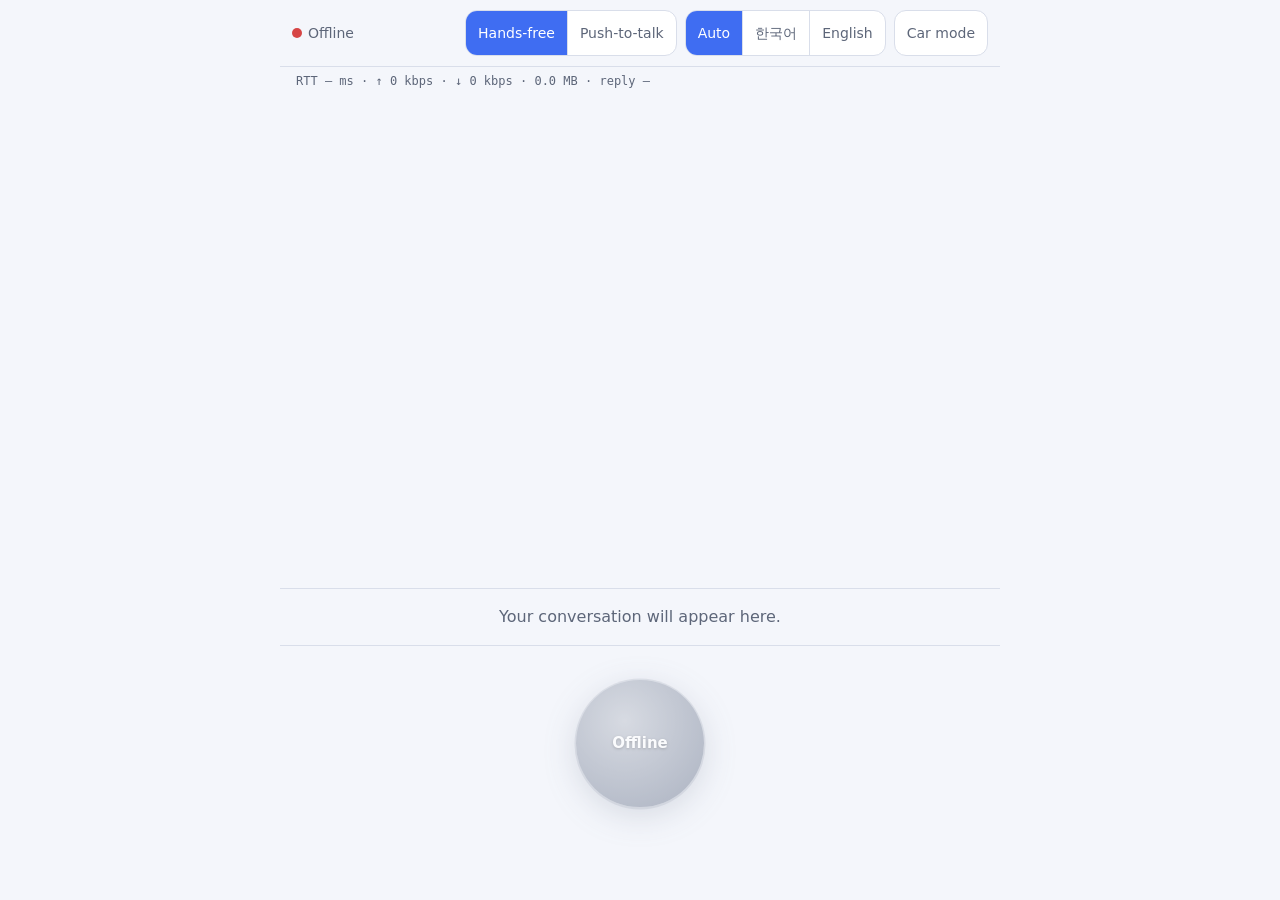
<file: clients/web/index.html>
<!doctype html>
<html lang="en">
<head>
  <meta charset="utf-8">
  <meta name="viewport" content="width=device-width, initial-scale=1, viewport-fit=cover">
  <meta name="color-scheme" content="dark light">
  <meta name="theme-color" content="#101522" media="(prefers-color-scheme: dark)">
  <meta name="theme-color" content="#f4f6fb" media="(prefers-color-scheme: light)">
  <meta name="apple-mobile-web-app-capable" content="yes">
  <meta name="mobile-web-app-capable" content="yes">
  <meta name="apple-mobile-web-app-title" content="Voice">
  <meta name="apple-mobile-web-app-status-bar-style" content="black-translucent">
  <title>Voice Assistant</title>
  <link rel="manifest" href="manifest.webmanifest">
  <link rel="icon" href="icon.svg" type="image/svg+xml">
  <link rel="apple-touch-icon" href="icon-512.png">
  <link rel="stylesheet" href="styles.css">
  <script type="module" src="app.js"></script>
</head>
<body>
  <header class="bar">
    <div class="conn" id="conn" data-state="offline" title="Offline">
      <span class="dot"></span><span class="conn-label" id="connLabel">Offline</span>
    </div>
    <div class="seg" id="modeSeg" role="group" aria-label="Mode">
      <button type="button" data-value="handsfree">Hands-free</button>
      <button type="button" data-value="ptt">Push-to-talk</button>
    </div>
    <div class="seg" id="langSeg" role="group" aria-label="Language">
      <button type="button" data-value="auto">Auto</button>
      <button type="button" data-value="ko" lang="ko">한국어</button>
      <button type="button" data-value="en">English</button>
    </div>
    <div class="seg"><button type="button" id="carBtn" aria-pressed="false" title="Car / Bluetooth speakers: plays through media audio, mic pauses while replying">Car mode</button></div>
  </header>
  <div class="stats" id="stats" aria-label="Network and latency">RTT – ms</div>

  <main class="log" id="log" aria-live="polite">
    <p class="empty" id="empty">Your conversation will appear here.</p>
  </main>

  <section class="dock">
    <button type="button" class="orb" id="orb" data-state="idle" aria-label="Talk">
      <span class="halo"></span>
      <span class="core"></span>
      <span class="label" id="orbLabel">Tap to start</span>
    </button>
    <p class="partial" id="partial" aria-live="polite"></p>
  </section>
</body>
</html>
</file>
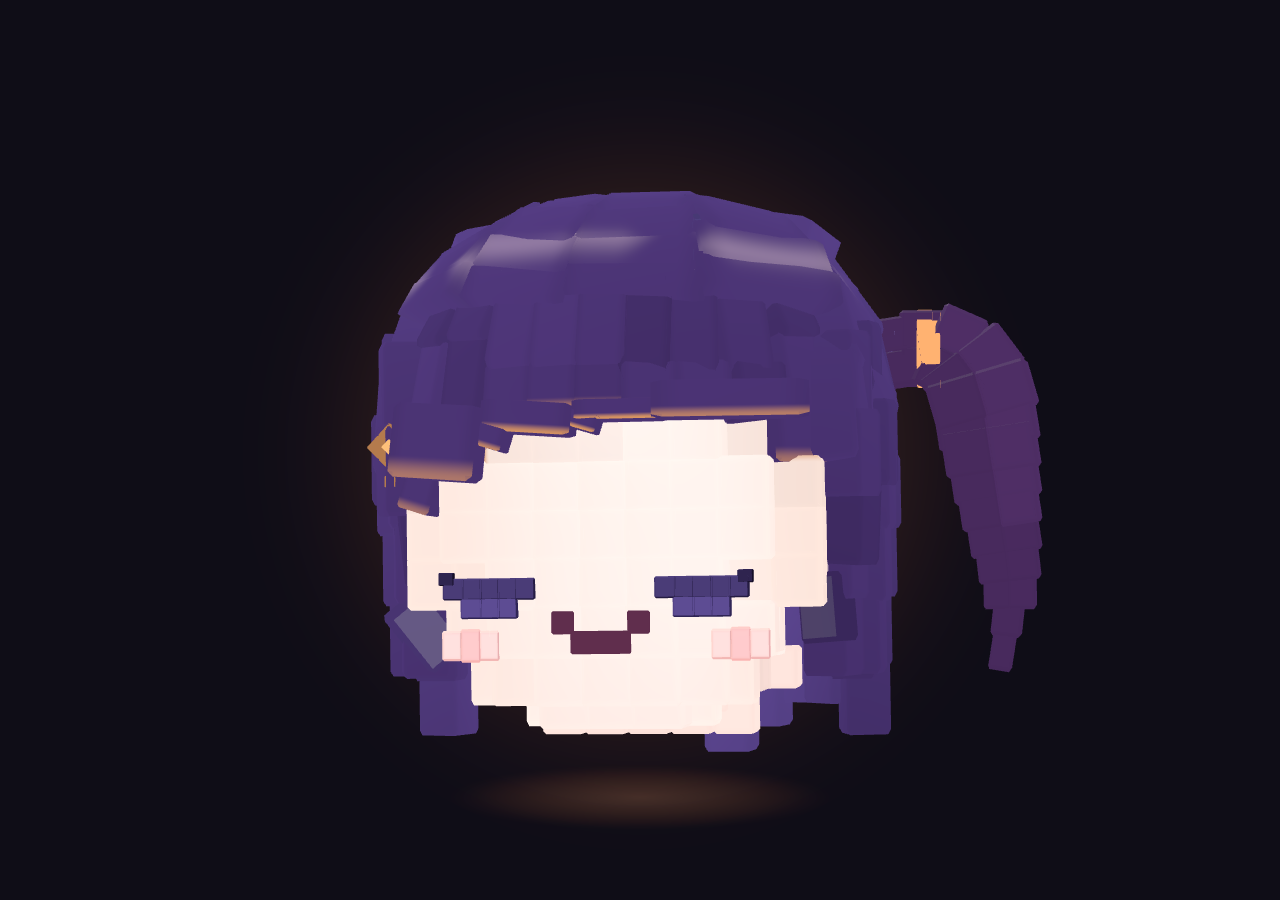
<file: clients/android/app/src/main/assets/avatar/index.html>
<!doctype html>
<html lang="en">
<head>
<meta charset="utf-8">
<meta name="viewport" content="width=device-width, initial-scale=1, viewport-fit=cover">
<title>Laura Voxel Avatar</title>
<style>
:root{
  --bg:#F3F4F9; --surface:#FFFFFF; --stage:#E7EAF3; --text:#161A2C; --muted:#596079;
  --line:#D8DCE8; --chip:#ECEFF6; --chip-text:#22283F; --on:#20295A; --on-text:#FFFFFF;
  --accent:#2F7BE0; --react:#7A55E8; --warn:#C2410C;
  color-scheme: light;
}
@media (prefers-color-scheme: dark){
  :root:not([data-theme="light"]){
    --bg:#0A0C14; --surface:#131624; --stage:#06070D; --text:#E7E9F3; --muted:#9298AF;
    --line:#252A3D; --chip:#1B1F31; --chip-text:#D9DCEA; --on:#8FE9FF; --on-text:#06202A;
    --accent:#7FD8FF; --react:#B9A2FF; --warn:#FF9A6B;
    color-scheme: dark;
  }
}
:root[data-theme="dark"]{
  --bg:#0A0C14; --surface:#131624; --stage:#06070D; --text:#E7E9F3; --muted:#9298AF;
  --line:#252A3D; --chip:#1B1F31; --chip-text:#D9DCEA; --on:#8FE9FF; --on-text:#06202A;
  --accent:#7FD8FF; --react:#B9A2FF; --warn:#FF9A6B;
  color-scheme: dark;
}
*{box-sizing:border-box}
html,body{margin:0;background:var(--bg);color:var(--text);overflow-x:hidden;
  font:15px/1.45 system-ui,-apple-system,"Segoe UI",Roboto,"Noto Sans KR",sans-serif;
  -webkit-text-size-adjust:100%}
.wrap{max-width:760px;margin:0 auto;padding:0 16px 48px}
.top{position:sticky;top:0;z-index:5;background:var(--bg);padding:10px 0 8px}
.stage{position:relative;width:100%;height:min(54vh,calc(100vw - 32px),560px);min-height:240px;
  border-radius:20px;overflow:hidden;background:var(--stage);border:1px solid var(--line)}
canvas#c{display:block;width:100%;height:100%;touch-action:pan-y;cursor:crosshair}
.hud{position:absolute;left:12px;right:12px;top:10px;display:flex;justify-content:space-between;gap:8px;
  font-size:12px;color:var(--muted);pointer-events:none;font-variant-numeric:tabular-nums}
.hud b{color:var(--text);font-weight:600}
.meters{position:absolute;left:12px;right:12px;bottom:10px;display:flex;gap:10px;pointer-events:none}
.meter{flex:1;height:5px;border-radius:3px;background:var(--line);overflow:hidden}
.meter i{display:block;height:100%;width:0;background:var(--accent)}
.meter.tts i{background:var(--react)}
#desc{margin:8px 2px 0;color:var(--muted);font-size:13.5px;min-height:2.9em}
h1{font-size:17px;margin:0 0 8px;display:flex;justify-content:space-between;align-items:baseline;gap:8px}
h1 small{font-weight:400;color:var(--muted);font-size:12px}
section{background:var(--surface);border:1px solid var(--line);border-radius:16px;padding:12px 12px 14px;margin-top:12px}
h2{font-size:13px;text-transform:uppercase;letter-spacing:.06em;color:var(--muted);margin:0 0 10px;font-weight:600}
.chips{display:flex;flex-wrap:wrap;gap:8px}
button,select{font:inherit;color:var(--chip-text);background:var(--chip);border:1px solid var(--line);
  border-radius:999px;min-height:40px;padding:7px 14px;cursor:pointer;touch-action:manipulation}
button[aria-pressed="true"]{background:var(--on);color:var(--on-text);border-color:var(--on)}
button.react{border-color:color-mix(in srgb,var(--react) 45%,var(--line))}
button.react.flash{background:var(--react);color:var(--on-text)}
button:focus-visible,select:focus-visible,input:focus-visible{outline:2px solid var(--accent);outline-offset:2px}
select{border-radius:12px;padding-right:10px}
.row{display:flex;align-items:center;gap:10px;flex-wrap:wrap;margin-top:10px}
.row label{color:var(--muted);font-size:13px}
input[type=range]{flex:1;min-width:140px;accent-color:var(--accent);height:32px}
.note{font-size:12.5px;color:var(--muted);margin:8px 2px 0}
.warn{color:var(--warn)}
#preview{width:128px;height:128px;border-radius:50%;background:#000;display:block;border:1px solid var(--line)}
.exp{display:flex;gap:12px;align-items:center;flex-wrap:wrap;margin-top:10px}
code{font-size:12px}

html,body{background:var(--app-bg,#0F0D17)!important;height:100%;overflow:hidden}
.wrap{max-width:none;padding:0;height:100%}
.top{position:static;padding:0;background:transparent;height:100%}
.stage{position:fixed;inset:0;height:auto;min-height:0;border:0;border-radius:0;background:transparent}
canvas#c{touch-action:none;cursor:default}
.hud,.meters,#desc,h1,section{display:none!important}
</style>
</head>
<body>
<div class="wrap">
  <div class="top">
    <h1>Laura · voxel avatar <small>prototype</small></h1>
    <div class="stage" id="stage">
      <canvas id="c" aria-label="Animated voxel character"></canvas>
      <div class="hud"><span><b id="lbl">idle</b> <span id="lbl2"></span></span><span id="fps"></span></div>
      <div class="meters"><div class="meter" title="mic level"><i id="mMic"></i></div><div class="meter tts" title="TTS amplitude"><i id="mTts"></i></div></div>
    </div>
    <p id="desc"></p>
  </div>

  <section>
    <h2>State</h2>
    <div class="chips" id="states"></div>
    <div class="row"><button id="car" aria-pressed="false">Car mode (calm)</button><button id="demo" aria-pressed="false">Auto demo</button></div>
  </section>

  <section>
    <h2>Reactions (one-shot, layered)</h2>
    <div class="chips" id="reactions"></div>
    <p class="note">Tap rapidly or during Speaking/Listening: each reaction crossfades in over the current pose and out again; a new one interrupts the old one mid-motion.</p>
  </section>

  <section>
    <h2>Emotion hint (persistent mood)</h2>
    <div class="chips" id="emotions"></div>
  </section>

  <section>
    <h2>Input</h2>
    <div class="row"><label for="lvl">Voice level</label><input id="lvl" type="range" min="0" max="1" step="0.01" value="0.35"><span id="lvlv" style="width:3ch;text-align:right">0.35</span></div>
    <div class="row"><button id="mic" aria-pressed="false">Use microphone</button><span class="note" id="micnote" style="margin:0"></span></div>
    <p class="note">Speaking uses a synthetic syllable envelope (purple meter). Tap the character to poke it; drag to steer its gaze.</p>
  </section>

  <section>
    <h2>Display</h2>
    <div class="chips" id="glow"></div>
    <div class="chips" id="theme" style="margin-top:8px"></div>
    <p class="note" id="perfnote"></p>
  </section>

  <section>
    <h2>Export watch clips</h2>
    <div class="row">
      <select id="clip" aria-label="Clip"></select>
      <select id="size" aria-label="Frame size"><option>192</option><option selected>256</option><option>320</option><option>450</option></select>
      <select id="efps" aria-label="Frame rate"><option value="12">12 fps</option><option value="15" selected>15 fps</option><option value="24">24 fps</option></select>
    </div>
    <div class="row"><button id="exp1">Export sprite sheet</button><button id="expAll">Export all + manifest</button></div>
    <div class="exp"><canvas id="preview" width="256" height="256"></canvas><div class="note" id="expnote" style="flex:1;min-width:160px">Renders canonical idle → reaction → canonical idle on black, deterministic, no gaze/blink/random. First and last frames equal idle frame 0, so clips chain seamlessly.</div></div>
  </section>
</div>


<script type="importmap">
{ "imports": {
  "three": "./three/three.module.js",
  "three/addons/": "./three/addons/"
} }
</script>
<script type="module">
import * as THREE from 'three';
const QS = new URLSearchParams(location.search);
const BG_PARAM = (QS.get('bg') || '0F0D17').replace('#', '');
const CLEAR = BG_PARAM.toLowerCase() === 'transparent';
const APP_BG = CLEAR ? 'transparent' : '#' + BG_PARAM;
// an overlay page must keep the embedder's colour scheme, or Chrome paints an opaque backdrop behind it
document.documentElement.dataset.theme = CLEAR ? 'light' : 'dark';
document.documentElement.style.setProperty('--app-bg', APP_BG);
const ext = { mic: null, tts: null, base: 'idle', paused: false };
const bridge = window.AvatarBridge || { ready() {}, failed() {} };
const RM_MQ = window.matchMedia ? window.matchMedia('(prefers-reduced-motion: reduce)') : null;
let reducedSys = !!(RM_MQ && RM_MQ.matches), reducedApi = QS.get('rm') === '1' ? true : null;
const reduced = () => reducedApi === null ? reducedSys : reducedApi;
if (RM_MQ && RM_MQ.addEventListener) RM_MQ.addEventListener('change', e => { reducedSys = e.matches; });
let hairlineOn = QS.get('hairline') !== '0';
const MASK = QS.get('mask') === '1'; // [light] debug: flat segmentation IDs (skin red, eyes green, mouth cyan, blush yellow, hair blue)

const $ = s => document.querySelector(s);
const TAU = Math.PI * 2;
const clamp = (v, a, b) => Math.min(b, Math.max(a, v));
const smooth = (a, b, x) => { const u = clamp((x - a) / (b - a), 0, 1); return u * u * (3 - 2 * u); };
const hash = n => { const s = Math.sin(n * 12.9898 + 78.233) * 43758.5453; return s - Math.floor(s); };
const damp = (k, dt) => 1 - Math.exp(-k * dt);
const L = 4; // canonical idle loop length (s); all idle oscillators are harmonics of 1/L
const GLOW = 0.67; // peak emissive relative to v1 (owner: one third dimmer)

// ---------------------------------------------------------------- palette
// Skin and hair never take the state colour; only the inner light (core, seams, rim, charm, motes, tie) does.
const BASE_PAL = { skinLit: '#FFF1EC', skinShd: '#D7AEB2', skinUnder: '#F7DFD8', skinFD: '#F1D6CF', skinRim: '#8A5A6A', skinFill: '#FFE6DA', rampK: 0.26, cheek: '#F7DCCF', cheekK: 0.74, hairLit: '#47306E', hairShd: '#22163A', sheen: '#C9B8FF', hairRim: '#7E6BC9',
  mouthGlow: '#FFC9A0', mouthSoft: '#9A5070',
  tailLit: '#5A3470', tailShd: '#1E0E28', napeLit: '#4A3A5E', napeShd: '#1E1630', eyeLit: '#2E2350', eyeShd: '#120C22',
  irisLit: '#5E4C94', irisShd: '#2C2250', mouthLit: '#2A1530', mouthShd: '#170A1D', blush: '#FF8FA8' };
// [face] round 4: dark plum mouth interior, a lit #FFC9A0 bottom row, rose top corners, the surprised ring, a soft plum
// idle smile, a #F4F0FF catchlight and flat 60 % value offline eyes
Object.assign(BASE_PAL, { mouthLit: '#3F1A36', mouthShd: '#3F1A36', mouthSoft: '#5A2A48', mouthGlow: '#FFC9A0', mouthRose: '#B0466A',
  mouthRing: '#9A5070', catchLit: '#F4F0FF', eyeOff: '#6A6080' });
// [face] round 5: one mouth language (dark plum around the lit row, rose retired), #F2A3A8 blush, offline at 60 % value
Object.assign(BASE_PAL, { blush: '#F2A3A8', mouthOff: '#7E6474' });
// [face] round 6: lit row #F2A878 (>= 15 L* under the skin, so the D never splits), surprised ring #7A3A58, blush #F2A0A8,
// a cream blush sparkle (shy, happy, celebrate only)
Object.assign(BASE_PAL, { mouthGlow: '#F2A878', mouthRing: '#7A3A58', blush: '#F2A0A8', sparkle: '#FFF3DC' });
const THEMES = {
  dark: Object.assign({}, BASE_PAL, { name: 'dark', rimCol: '#2A2140', rimStr: 0, rimPow: 6.4, rimAdd: 0.22, skinBounce: 1, trans: 1, key: 1.12, hairRimK: 1,
    haloA: 0.16, floorA: 0.05, floorAdd: true, outline: false }),
  light: Object.assign({}, BASE_PAL, { name: 'light', hairShd: '#2A2140', skinShd: '#CFA2A8', skinFD: '#EAC9C3', rampK: 0.18, cheekK: 0.62, rimCol: '#4A3D6B', rimStr: 0.6, rimPow: 3.0, rimAdd: 0, key: 1, hairRimK: 0,
    skinBounce: 0, trans: 0.45, haloA: 0, floorA: 0.16, floorAdd: false, outline: false }),
  clear: Object.assign({}, BASE_PAL, { name: 'clear', rimCol: '#2A2140', rimStr: 0.6, rimPow: 6.4, rimAdd: 0.12, skinBounce: 1, trans: 1, key: 1.06, hairRimK: 0.5,
    haloA: 0, floorA: 0, floorAdd: false, outline: true }) // [light] no floor blob under an overlay
};
const LIGHTS = { idle: ['#FFB070', 0.45], listening: ['#5CF2D6', 0.75], thinking: ['#8EC5FF', 0.7], speaking: ['#FFE2B0', 0.6],
  interrupted: ['#5CF2D6', 0.75], ignored: ['#FFB070', 0.35], notowner: ['#9AA3BD', 0.35], error: ['#FF5F5F', 0.55],
  offline: ['#FFB070', 0.05], sleeping: ['#FFB070', 0.2], car: ['#3FC8B4', 0.45] };
const TINTS = { warm: '#FFB86B', gold: '#FFC94A', pink: '#FF9CC8', blue: '#7FB3FF', lavender: '#A08CFF', cyan: '#6CF0FF',
  thinking: '#8EC5FF', listening: '#5CF2D6', speaking: '#FFE2B0', interrupted: '#5CF2D6', ignored: '#FFB070', notowner: '#9AA3BD',
  error: '#FF5F5F', offline: '#FFB070', car: '#3FC8B4' };
let TH = THEMES.dark;

// ---------------------------------------------------------------- voxel model
// One lattice, 11 across (x -5..5), 12 tall incl. the crown (y -5.5..6.5), 9 deep. Superellipsoid (exp 2.8 below the eyes,
// 2.5 above so the crown rounds off 5-7-9-11 with no flat slab); the lower 30 % tapers to 75 % (chin). Hair is a material
// swap on shell voxels; only the fringe tips and the two side locks are extra voxels.
const K = { SHELL: 0, EYE: 2, MOUTH: 3, BLUSH: 4, HAND: 5, SAT: 6, CATCH: 7, RIB: 8, CHARM: 9, TIE: 10, WRAP: 11 };
const MT = { SKIN: 0, HAIR: 1, EYE: 2, CATCH: 3, MOUTH: 4, BLUSH: 5, MOTE: 6, CHARM: 7, NAPE: 8, TAIL: 9, TIE: 10 };
// shader classes (aY.x): which lighting rules a voxel gets
const CL = { OTHER: 0, HAIR_FRONT: 1, HAIR_SIDE: 2, LOCK: 3, FACE: 4, SKIN: 5, TAIL: 6, PIXEL: 7 };
const VS = 0.8, SA = 5.55, SB = 6.1, SBT = 6.8, SC = 4.6, SP = 2.8, SPT = 2.1, PIV = 4.6;
const taper = y => 1 - 0.3 * Math.pow(clamp((-y / SB - 0.15) / 0.85, 0, 1), 1.6); // [light] the chin tapers over the lower 40 %
const sby = y => y > 0 ? SBT : SB, spw = y => y > 0 ? SPT : SP;
const inside = (x, y, z) => { const w = taper(y), p = spw(y);
  return Math.pow(Math.abs(x / (SA * w)), p) + Math.pow(Math.abs(y / sby(y)), p) + Math.pow(Math.abs(z / (SC * w)), p) <= 1; };
const formN = (x, y, z) => { const w = taper(y), b = sby(y), p = spw(y), g = v => Math.sign(v) * Math.pow(Math.abs(v), p - 1);
  return new THREE.Vector3(g(x / (SA * w)) / (SA * w), g(y / b) / b, g(z / (SC * w)) / (SC * w)).normalize(); };
// authored fringe: lowest hair row per front column (x = -5..5). Three clumps (x 0..1, -2..-1, -4..-3) step down from her
// left temple (row 3.5) to her right brow (row 0.5); each ends in a pointed lip strand on its her-right end.
const BANG = [99, 0.5, 0.5, 1.5, 1.5, 1.5, 2.5, 2.5, 1.5, 0.5, 99]; // [hair] side part at x = +2, the peek opens toward her left temple
const TIPS = {}; // [hair] round 6: the lip strands (and the dark tab at the centre) are replaced by FRINGE_CLUMPS
const bangY = x => BANG[clamp(x + 5, 0, 10)];
// face opening half-width per row: an inverted U (widths change by at most 1 voxel per row)
const HWY = y => y >= 3.5 ? 2 : y >= 1.5 ? 3 : y >= -1 ? 4 : /* [light] lower branch */ y >= -3.5 ? 4 : y >= -4.5 ? 3 : 2;
const LOCK_END = { '-1': -4.5, '1': -3.5 }; // her right lock ends at the chin, her left one a row higher (the tail is behind it)
function shellMat(x, y, z, n) {
  if (n.y > 0.62) return MT.HAIR;
  if (n.z < -0.25) return (y < -4.85 && Math.abs(x) <= 1) ? MT.NAPE : MT.HAIR; // [hair] the nape starts under the bob's hem // back: hair to ~85 %, a 3-wide nape
  if (n.y < -0.4 && z <= -2) return MT.HAIR;                                   // [light] underside behind the jaw: hair shadow; the chin's underside stays skin
  const inFace = Math.abs(x) <= HWY(y);
  if (inFace && n.z > 0.15) return y >= bangY(x) ? MT.HAIR : MT.SKIN;
  if (n.y < -0.5) return MT.SKIN;
  return y >= LOCK_END[x < 0 ? '-1' : '1'] ? MT.HAIR : MT.SKIN;
}
const items = [];
const frontZ = new Map(), shellAt = new Map();
const body = (x, j, z) => inside(x, j + 0.5, z);
const key3 = (x, j, z) => x + ',' + j + ',' + z;
for (let x = -7; x <= 7; x++) for (let j = -7; j <= 7; j++) for (let z = -7; z <= 7; z++) {
  if (!body(x, j, z)) continue;
  if (body(x + 1, j, z) && body(x - 1, j, z) && body(x, j + 1, z) && body(x, j - 1, z) && body(x, j, z + 1) && body(x, j, z - 1)) continue;
  const y = j + 0.5, n = formN(x, y, z);
  let cnt = 0;
  for (let a = -1; a <= 1; a++) for (let b = -1; b <= 1; b++) for (let c = -1; c <= 1; c++) if ((a || b || c) && body(x + a, j + b, z + c)) cnt++;
  const m = shellMat(x, y, z, n);
  const it = { k: K.SHELL, m, lx: x, ly: y, lz: z, j, hx: x * VS, hy: y * VS, hz: z * VS, n, ph: 0, ao: 1 - 0.32 * clamp((cnt - 15) / 9, 0, 1),
    size: VS * 0.94, vis: 1, v: hash(x + j * 13 + z * 71) - 0.5, tr: 0, hlm: 0, hlp: 0, bounce: 0.3, edge: 0.25, cl: CL.OTHER };
  items.push(it); shellAt.set(key3(x, j, z), it);
  const key = x + ',' + j; if (!frontZ.has(key) || frontZ.get(key) < z) frontZ.set(key, z);
}
// [face] eye centre line at 51 % of the face height (highest forehead skin to the chin bottom), read from the built shell
const FACE_TOP = Math.max(...items.filter(it => it.m === MT.SKIN && it.n.z > 0.3).map(it => (it.ly + 0.5) * VS));
const FACE_CHIN = Math.min(...items.filter(it => it.m === MT.SKIN && it.lz > 0).map(it => (it.ly - 0.5) * VS));
const EYE_CX = 1.85, EYE_CY = FACE_TOP - 0.51 * (FACE_TOP - FACE_CHIN), MOUTH_Y = -2.5; // world units
const hlProfile = x => 1 - 0.5 * smooth(0.5, 4.2, Math.abs(x)); // hairline: 1.0 at the centre, 0.5 at the temples
const isFrontHair = o => o && o.m === MT.HAIR && o.n.z > 0.3;
for (const it of items) {
  const up = shellAt.get(key3(it.lx, it.j + 1, it.lz)), down = shellAt.get(key3(it.lx, it.j - 1, it.lz));
  const front = it.n.z > 0.3;
  it.hlx = clamp(it.lx / 4.5, -1, 1);
  if (it.m === MT.SKIN) {
    // [light] every front-facing skin cube (fringe to chin, jaw corners included) is one welded class: one size, one seam rule
    const faceFront = it.n.z > 0.2;
    it.cl = faceFront ? CL.FACE : CL.SKIN;
    it.size = VS * (faceFront ? 1.0 : 0.95);
    // face: widen the cubes in x/y until the flat fronts meet (no seams, no corner pin-holes); a checker depth offset keeps
    // the overlaps deterministic (no z-fighting)
    if (faceFront) { it.sxy = 1.17; it.hzOff = ((x, j) => ((x + j) & 1) ? 0.006 : 0)(it.lx, it.j); it.ao = 1; } it.bounce = 0; it.edge = faceFront ? 0 : 0.06;
    it.tr = it.ly; // [light] skin takes no state light; aX.x carries the lattice row for the shader's lower-face ramp
    // the hairline: a continuous light line along every skin edge that meets the fringe (top, and the side steps of the V tips)
    if (front && Math.abs(it.lx) <= 4) {
      const side = d => { const fz = frontZ.get((it.lx + d) + ',' + it.j); return Math.abs(it.lx + d) <= 4 && isFrontHair(shellAt.get(key3(it.lx + d, it.j, fz))); };
      if (isFrontHair(up)) { it.ao *= it.cl === CL.FACE ? 0.94 : 0.8; it.hlm |= 1; } // [light] a soft fringe shadow on the forehead (0.8 read as a pale box)
      if (side(-1) && it.ly >= 0.5) it.hlm |= 2; // [light] side steps only along the fringe, never down the cheeks
      if (side(1) && it.ly >= 0.5) it.hlm |= 4;
      it.hlp = hlProfile(it.lx);
    }
  } else if (it.m === MT.HAIR) {
    const side = it.n.z <= 0.3;
    it.cl = side ? CL.HAIR_SIDE : CL.HAIR_FRONT;
    it.bounce = side ? 0 : 0.4;
    if (front && down && down.m === MT.SKIN && Math.abs(it.lx) <= 4) { it.hlm |= 8; it.hlp = hlProfile(it.lx); } // lit underside of the fringe
  } else if (it.m === MT.NAPE) { it.bounce = 0; it.edge = 0.15; it.cl = CL.HAIR_SIDE; }
}
// [hair] crown dome: the hair cubes above the brow sit on the smooth superellipsoid instead of the lattice, tilted part-way
// toward the form normal and overlapping 12 % in y, so the crown reads as one dome (no terraces, no lid, no hat brim)
const TAIL_ROOT_G = [5.75, 2.5]; // [hair] the ponytail root in grid units (x, y), for the back strands to lean toward
const CROWN = { wallStep: 0.95, hemTips: [-3, 0, 2], converge: 0.15, hem: -4.5, wallIn: 0.06, tilt: 1, dedupe: 0.62, size: 1.0, sx: 1.1, sy: 1.15, out: 0.15, clampOff: 0.6 };
const surfD = (x, y, z, n) => { let a = -1.5, b = 1.5; // grid distance along n from (x, y, z) to the shell surface
  for (let k = 0; k < 16; k++) { const m = (a + b) / 2; if (inside(x + n.x * m, y + n.y * m, z + n.z * m)) a = m; else b = m; } return (a + b) / 2; };
// a tile frame: local z = n, local x = the horizontal tangent, local y = up the meridian
const tileQ = n => { const e1 = new THREE.Vector3(0, 1, 0).cross(n); if (e1.lengthSq() < 1e-4) e1.set(1, 0, 0); e1.normalize();
  return new THREE.Quaternion().setFromRotationMatrix(new THREE.Matrix4().makeBasis(e1, new THREE.Vector3().crossVectors(n, e1), n)); };
// the bob's outer radius in x at height y and depth z (grid units): the dome above the brow, a straight wall below it
const HDOME = { top: SBT - 1, q: 2.5 }; // [hair] round 6: the hair dome's apex 1 voxel lower; its sections are the wall's (SP), so dome and wall meet with no step
const bobX = (y, z) => y >= 0 ? SA * Math.pow(Math.max(0, Math.pow(Math.max(0, 1 - Math.pow(y / HDOME.top, HDOME.q)), SP / HDOME.q) - Math.pow(Math.abs(z / SC), SP)), 1 / SP)
  : SA * Math.pow(Math.max(0, 1 - Math.pow(Math.abs(z / SC), SP)), 1 / SP) * (1 - 0.06 * smooth(0, -5, y));
{
  const ax3 = [new THREE.Vector3(), new THREE.Vector3(), new THREE.Vector3()], id = new THREE.Quaternion(), qq = new THREE.Quaternion();
  const crown = items.filter(it => it.m === MT.HAIR && it.ly >= CROWN.hem && (it.ly < 0 || it.n.y > -0.4));
  const top = Math.max(...crown.map(it => it.ly));
  for (const it of crown) {
    // one consistent frame per cube: local z = the form normal, local x = the horizontal tangent, local y = up the meridian
    // below the brow line the bob hangs as a straight wall (the y = 0 section, narrowing a little toward the hem)
    const wall = it.ly < 0, n = wall ? formN(it.lx, 0, it.lz) : it.n, e1 = new THREE.Vector3(0, 1, 0).cross(n); if (e1.lengthSq() < 1e-4) e1.set(1, 0, 0); e1.normalize();
    const e2 = new THREE.Vector3().crossVectors(n, e1);
    qq.setFromRotationMatrix(new THREE.Matrix4().makeBasis(e1, e2, n)); it.tq = id.clone().slerp(qq, CROWN.tilt);
    // stretch each tile to the lattice spacing along the surface, so tiles on the slopes close up
    const sx = clamp(CROWN.sx / Math.max(Math.abs(e1.x), Math.abs(e1.z)), 1, 1.5), sy = clamp(CROWN.sy / Math.max(Math.abs(e2.y), Math.abs(e2.z)), 1, 1.5);
    ax3[0].set(sx, 0, 0).applyQuaternion(it.tq); ax3[1].set(0, sy, 0).applyQuaternion(it.tq); ax3[2].set(0, 0, 1).applyQuaternion(it.tq);
    const h = 0.5 * CROWN.size * (Math.abs(n.dot(ax3[0])) + Math.abs(n.dot(ax3[1])) + Math.abs(n.dot(ax3[2])));
    let off;
    if (wall) {
      const rk = (1 - CROWN.wallIn * smooth(0, -5, it.ly)) * Math.pow(Math.pow(Math.abs(it.lx / SA), SP) + Math.pow(Math.abs(it.lz / SC), SP), -1 / SP);
      const px = it.lx * rk - n.x * (h - CROWN.out), pz = it.lz * rk - n.z * (h - CROWN.out);
      off = Math.hypot(px - it.lx, pz - it.lz); it.hx = px * VS; it.hy = it.ly * VS; it.hz = pz * VS;
    } else {
      off = clamp(surfD(it.lx, it.ly, it.lz, n) - h + CROWN.out, -CROWN.clampOff, CROWN.clampOff);
      it.hx = (it.lx + n.x * off) * VS; it.hy = (it.ly + n.y * off) * VS; it.hz = (it.lz + n.z * off) * VS;
    }
    it.size = VS * CROWN.size; it.hsx = sx; it.hsy = sy;
    if (it.ly === top) it.ao *= 0.9;
    it.off = off; it.nw = n; it.n = n.clone().applyQuaternion(it.tq.clone().invert()); // aN is rotated by the instance matrix
  }
  // two lattice cubes that land on the same patch of the dome: keep the one that moved least, drop the other
  for (const a of crown) for (const b of crown) if (a !== b && a.ly >= 0 && b.ly >= 0 && !a.gone && !b.gone && Math.hypot(a.hx - b.hx, a.hy - b.hy, a.hz - b.hz) < CROWN.dedupe * VS)
    (Math.abs(a.off) > Math.abs(b.off) ? a : b).gone = 1;
}
// [hair] round 5: locks, not tiles. Above the fringe the crown is one lock per gore from a whorl behind the top of the head,
// swept away from the side part; each lock is one value ramp of long tiles laid along the strand, crossed by one highlight
// arc ear to ear. Below the brow the locks hang on as vertical strands (1 x 1.6 cells, alternate columns 0.25 lower) to a
// stepped hem; the back of the skull sits 1 voxel in. The front of the fringe keeps its lattice hairline as strand ends.
const LOCKS = { lean: 0.42, w: 0.42, jit: 0.16, a0: 0.2, len: 1.8, arcH: 0.65, arcY: 4.75, colW: 2.7, ov: 1.1, ovS: 1.25, out: 0.2, sweep: 0.3, flat: 1.0, flatD: 2.2,
  back: 1, fringeTop: 3.7, wallTop: 0.4, wallW: 1.02, cell: 1.6, drop: 0.25, edge: 0, wallK: 0.92, wallZ: 0.15, ramp: 0.015, side: [0.93, 1.03, 1], spread: 0.04, arcK: 1.0,
  partDrop: { 1: 1.15, 2: 1.15, 3: 0.15 }, hem: -5.25, hemFront: -4.5, hemBack: [[40, -5.85], [75, -5.3]], hemTips: [[104, 0.65], [258, 0.65], [158, 0.6]], fringeLen: 1.7 };
// [hair] round 6: the highlight band (shader uBand*): a ring of constant angle round a slightly back-leaning axis, through the
// dome's front at y = bandY; 'w' its half-height (rad), 'per' the dash period (rad, ~3.5 dashes ear to ear), gaps at the part
const HBAND = { bandY: 4.62, lean: 0.2, w: 0.085, per: 1.0, flat: 2.2, flatZ: 0.5 };
{
  const hSC = z => z < 0 ? SC - LOCKS.back : SC, sg = (v, p) => Math.sign(v) * Math.pow(Math.abs(v), p - 1);
  const hq = HDOME.q, hB = HDOME.top, hH = p => Math.max(1e-6, Math.pow(Math.abs(p.x / SA), SP) + Math.pow(Math.abs(p.z / hSC(p.z)), SP));
  const domeP = d => d.clone().multiplyScalar(Math.pow(Math.pow(hH(d), hq / SP) + Math.pow(Math.abs(d.y / hB), hq), -1 / hq));
  const domeN = p => { const k = Math.pow(hH(p), hq / SP - 1); return new THREE.Vector3(k * sg(p.x / SA, SP) / SA, sg(p.y / hB, hq) / hB, k * sg(p.z / hSC(p.z), SP) / hSC(p.z)).normalize(); };
  const ax = new THREE.Vector3(0, Math.cos(LOCKS.lean), -Math.sin(LOCKS.lean)), ez = new THREE.Vector3(0, Math.sin(LOCKS.lean), Math.cos(LOCKS.lean)), ex = new THREE.Vector3(1, 0, 0);
  const dirOf = (th, al) => ax.clone().multiplyScalar(Math.cos(al)).addScaledVector(ex, Math.sin(al) * Math.sin(th)).addScaledVector(ez, Math.sin(al) * Math.cos(th));
  const thOf = p => Math.atan2(p.dot(ex), p.dot(ez));
  const frame = (n, t) => { const e2 = t.clone().addScaledVector(n, -t.dot(n)).normalize(), e1 = new THREE.Vector3().crossVectors(e2, n);
    return new THREE.Quaternion().setFromRotationMatrix(new THREE.Matrix4().makeBasis(e1, e2, n)); };
  const thP = thOf(new THREE.Vector3(2, 3.6, 3.6)), thT = thOf(new THREE.Vector3(TAIL_ROOT_G[0], TAIL_ROOT_G[1], -1.8));
  { HBAND.ax = new THREE.Vector3(0, Math.cos(HBAND.lean), -Math.sin(HBAND.lean)); HBAND.ex = new THREE.Vector3(1, 0, 0); HBAND.ez = new THREE.Vector3(0, Math.sin(HBAND.lean), Math.cos(HBAND.lean));
    let d = new THREE.Vector3(0, 0.6, 1).normalize(); for (let i = 0; i < 40; i++) { const y = domeP(d).y; d.y += (HBAND.bandY - y) * 0.05; d.normalize(); }
    const nP = domeN(domeP(new THREE.Vector3(2, 3.6, 3.6).normalize()));
    HBAND.u = [Math.acos(domeN(domeP(d)).dot(HBAND.ax)), HBAND.w, HBAND.per, Math.atan2(nP.dot(HBAND.ex), nP.dot(HBAND.ez))]; }
  const sweep = (tb, al) => LOCKS.sweep * Math.sin(tb - thP) * Math.pow(al / 1.6, 1.5);
  // gore bounds: from the side part round her right side and the back to the ponytail, then on to the part again
  const spanL = ((thT - thP) % TAU + TAU) % TAU, nL = Math.max(2, Math.round(spanL / LOCKS.w)), nR = Math.max(3, Math.round((TAU - spanL) / LOCKS.w));
  const bounds = [];
  for (let k = 0; k < nR; k++) bounds.push(thP - k * (TAU - spanL) / nR);
  for (let k = 0; k < nL; k++) bounds.push(thT - TAU - k * spanL / nL);
  bounds.push(thP - TAU); bounds.sort((a, b) => b - a);
  for (let k = 1; k < bounds.length - 1; k++) if (Math.abs(bounds[k] - thP) > 1e-6 && Math.abs(bounds[k] - (thT - TAU)) > 1e-6)
    bounds[k] += LOCKS.jit * (bounds[k - 1] - bounds[k + 1]) * 0.5 * (2 * hash(k * 3.7) - 1);
  const fringeZone = p => Math.abs(p.x) < 4.6 && p.z > 1.2;
  const yBot = p => fringeZone(p) ? LOCKS.fringeTop : 0.15;
  const at = (th, al) => domeP(dirOf(th, al));
  const slots = [], vk = [];
  for (let g = 0; g < bounds.length - 1; g++) {
    vk.push(1 + LOCKS.spread * (g & 1 ? 1 : -1) * (0.5 + 0.5 * hash(g * 5.3 + 1)));
    const lo = al => bounds[g + 1] + sweep(bounds[g + 1], al), hi = al => bounds[g] + sweep(bounds[g], al), mid = al => (lo(al) + hi(al)) / 2;
    // march down the gore centre: arc length table to the bottom
    const tab = [[LOCKS.a0, 0]]; let al = LOCKS.a0, s = 0, prev = at(mid(al), al); const sY = [null, null, null], yA = [LOCKS.arcY + LOCKS.arcH, LOCKS.arcY, LOCKS.arcY - LOCKS.arcH];
    while (al < 2.6) { al += 0.01; const p = at(mid(al), al); s += p.distanceTo(prev); prev = p; tab.push([al, s]);
      yA.forEach((y, i) => { if (sY[i] === null && p.y < y) sY[i] = s; }); if (p.y < yBot(p)) break; }
    const sArc = sY[1];
    const sEnd = s, alAt = sv => { for (let i = 1; i < tab.length; i++) if (tab[i][1] >= sv) return tab[i - 1][0] + (tab[i][0] - tab[i - 1][0]) * (sv - tab[i - 1][1]) / Math.max(1e-6, tab[i][1] - tab[i - 1][1]); return tab[tab.length - 1][0]; };
    const cuts = sY.slice();
    const st = g & 1 ? 0.5 : 1; // odd locks' rows are staggered half a tile, so no row line runs across the crown
    for (let c = sY[0] - st * LOCKS.len; c > 0.4; c -= LOCKS.len) cuts.unshift(c);
    cuts.unshift(0);
    for (let c = sY[2] + st * LOCKS.len; c < sEnd - 0.6; c += LOCKS.len) cuts.push(c);
    cuts.push(sEnd + 0.2);
    for (let r = 0; r + 1 < cuts.length; r++) {
      const s0 = cuts[r], s1 = cuts[r + 1], sc = (s0 + s1) / 2, a = alAt(sc), pc = at(mid(a), a);
      const rho = pc.clone().addScaledVector(ax, -pc.dot(ax)).length(), wd = (hi(a) - lo(a)) * rho, nc = Math.max(1, Math.round(wd / LOCKS.colW));
      const arc = s0 >= sY[0] - 1e-6 && s1 <= sY[2] + 1e-6;
      const ramp = 1 + LOCKS.ramp * (1 - 2 * clamp(Math.abs(sc - sArc) / Math.max(sArc, sEnd - sArc), 0, 1));
      for (let j = 0; j < nc; j++) {
        const th = al2 => lo(al2) + (j + 0.5) * (hi(al2) - lo(al2)) / nc;
        const p = at(th(a), a), n = domeN(p), t = at(th(a - 0.02), a - 0.02).sub(at(th(a + 0.02), a + 0.02));
        slots.push({ p, n, q: frame(n, t), hsx: Math.max(0.9, wd / nc * LOCKS.ov), hsy: (s1 - s0) * LOCKS.ovS, g, arc, k: vk[g] * ramp * (arc ? LOCKS.arcK : 1) * (nc > 1 ? LOCKS.side[j === 0 ? 0 : j === nc - 1 ? 2 : 1] : 1) });
      }
    }
  }
  // the whorl: one tile over the hole where the gores meet
  { const p = domeP(ax.clone()), n = domeN(p); slots.push({ p, n, q: frame(n, new THREE.Vector3(0, 0, -1)), hsx: 1.6, hsy: 1.6, g: 0, k: 0.96 * vk[0] }); }
  // part lines (hairShd + 5 %): the side part from the fringe up to the whorl, the nape part from the whorl down to the tie
  const partAt = (th, a0, a1, nseg) => { for (let i = 0; i < nseg; i++) {
    const a = a0 + (i + 0.5) * (a1 - a0) / nseg, p = at(th + sweep(th, a), a), n = domeN(p), t = at(th + sweep(th, a - 0.02), a - 0.02).sub(at(th + sweep(th, a + 0.02), a + 0.02));
    slots.push({ p, n, q: frame(n, t), hsx: 0.34, hsy: p.distanceTo(at(th + sweep(th, a1), a1)) * 2 / (2 * nseg - 2 * i - 1) * 1.15, part: 1, lift: 0.05 }); } };
  const alFor = (th, y) => { for (let a = LOCKS.a0; a < 2.6; a += 0.01) if (at(th + sweep(th, a), a).y < y) return a; return 2.6; };
  partAt(thP, LOCKS.a0, alFor(thP, LOCKS.fringeTop + 0.2), 4);
  partAt(thT - TAU, LOCKS.a0, alFor(thT - TAU, TAIL_ROOT_G[1] + 1.2), 3);

  // walls: vertical strands from the brow to the stepped hem, front edge to front edge through the back
  const wallR = (ph, y) => (1 - 0.06 * smooth(0, -5, y)) * Math.pow(Math.pow(Math.abs(Math.sin(ph) / SA), SP) + Math.pow(Math.abs(Math.cos(ph) / hSC(Math.cos(ph))), SP), -1 / SP);
  const wallP = (ph, y) => { const r = wallR(ph, y); return new THREE.Vector3(Math.sin(ph) * r, y, Math.cos(ph) * r); };
  const wallN = p => new THREE.Vector3(sg(p.x / SA, SP) / SA, 0, sg(p.z / hSC(p.z), SP) / hSC(p.z)).normalize();
  const ph0 = 68 * Math.PI / 180, ph1 = TAU - ph0; let arcW = 0; for (let k = 0; k < 64; k++) arcW += wallR(ph0 + (k + 0.5) * (ph1 - ph0) / 64, -2) * (ph1 - ph0) / 64;
  const nCol = Math.round(arcW / LOCKS.wallW) + 1, deg = ph => ph * 180 / Math.PI;
  const hemAt = ph => { const d = Math.abs(deg(ph) - 180); let h = LOCKS.hem + (LOCKS.hemFront - LOCKS.hem) * (1 - smooth(85, 112, 180 - d)); for (const [w, y] of LOCKS.hemBack) if (d <= w) { h = y; break; }
    for (const [c, dy] of LOCKS.hemTips) if (Math.abs(deg(ph) - c) < 0.5 * deg((ph1 - ph0) / (nCol - 1))) h -= dy; return h; };
  for (let c = 0; c < nCol; c++) {
    const ph = ph0 + c * (ph1 - ph0) / (nCol - 1), hb = hemAt(ph), top = LOCKS.wallTop - (c & 1 ? LOCKS.drop : 0), nr = Math.max(1, Math.round((top - hb) / LOCKS.cell)), cl = (top - hb) / nr;
    const p0 = wallP(ph, 0); let g = 0, best = 1e9; for (const s2 of slots) if (s2.g !== undefined && s2.p.y < 1.5) { const d = s2.p.distanceTo(p0); if (d < best) { best = d; g = s2.g; } }
    const kc = vk[g] * (1 - LOCKS.ramp) * (1 + 0.02 * (2 * hash(c * 2.3 + 7) - 1)); // [hair] round 6: each column continues its gore's lower end
    for (let r = 0; r < nr; r++) {
      const yc = top - (r + 0.5) * cl, p = wallP(ph, yc), n = wallN(p), kw = r === 0 ? 1 - (1 - LOCKS.wallK) / 3 : r === 1 ? 1 - 2 * (1 - LOCKS.wallK) / 3 : LOCKS.wallK; // hairLit -8 %, blended in over the top 2 rows
      p.addScaledVector(n, (c & 1 ? 1 : -1) * LOCKS.wallZ); // alternate strands +-0.15 out and in
      slots.push({ p, n, q: tileQ(n), hsx: LOCKS.wallW * 1.1, hsy: cl * LOCKS.ov, g, wall: 1, k: kc * kw * (r === nr - 1 ? 1 - LOCKS.ramp : 1), hem: r === nr - 1 });
    }
  }

  // fringe band: the front hair above the hairline keeps its lattice bottom tile (the lit underside) and becomes 1-2 long
  // strand tiles above it, up to the gores
  const band = items.filter(it => it.m === MT.HAIR && it.tq && !it.gone && it.ly >= 0 && it.ly <= 3.5 && Math.abs(it.lx) <= 4 && it.nw.z > 0.3);
  const cols = new Map(); for (const it of band) { if (!cols.has(it.lx)) cols.set(it.lx, []); cols.get(it.lx).push(it); }
  const keep = new Set();
  for (const [x, col] of cols) {
    col.sort((a, b) => a.ly - b.ly || b.hz - a.hz);
    const bot = col[0], dr = LOCKS.partDrop[x] || 0; keep.add(bot); bot.hsx = Math.max(bot.hsx || 1, 1.14);
    if (dr) { // the clump at the part hangs 1 voxel lower over the forehead (the lattice hairline, and so the eye line, stay put)
      const yb = bot.ly - dr, z0 = bot.hz / VS, n0 = formN(x, yb, z0), off = surfD(x, yb, z0, n0) - 0.5 + 0.35; bot.hsx = 1.2;
      bot.hx = (x + n0.x * off) * VS; bot.hy = (yb + n0.y * off) * VS; bot.hz = (z0 + n0.z * off) * VS; bot.ly = yb;
      for (const sk of items) if (sk.k === K.SHELL && sk.m === MT.SKIN && sk.lx === x && sk.ly >= yb && sk.lz > 0) sk.cut = 1; }
    const y0 = bot.ly + 0.5, h = LOCKS.fringeTop + 0.5 - y0;
    const nseg = h > 0.4 ? Math.max(1, Math.round(h / LOCKS.fringeLen)) : 0, spare = col.slice(1);
    for (let i = 0; i < nseg && i < spare.length; i++) {
      const it = spare[i], yc = y0 + (i + 0.5) * h / nseg, z0 = bot.hz / VS, n0 = formN(x, yc, z0), off = surfD(x, yc, z0, n0) - 0.5 + 0.15;
      const p = new THREE.Vector3(x + n0.x * off, yc + n0.y * off, z0 + n0.z * off), n = domeN(p);
      it.tq = frame(n, new THREE.Vector3(0, 1, 0)); it.hx = p.x * VS; it.hy = p.y * VS; it.hz = p.z * VS; it.hsx = 1.1; it.hsy = h / nseg * LOCKS.ov;
      it.nw = n; it.n = new THREE.Vector3(0, 0, 1); it.ly = yc; it.hlm = 0; keep.add(it);
    }
  }
  for (const it of keep) { const th = thOf(new THREE.Vector3(it.hx / VS, it.hy / VS, it.hz / VS)); let g = 0;
    for (let k = 0; k + 1 < bounds.length; k++) if (th <= bounds[k] && th > bounds[k + 1]) g = k;
    it.vk = vk[g] * (1 - LOCKS.ramp * smooth(LOCKS.fringeTop, 0.5, it.ly)); it.edge = LOCKS.edge; it.lockG = g; it.bounce = 0; it.gloss = 1;
    it.n = it.nw.clone().add(new THREE.Vector3(0, LOCKS.flatD, 0.3 * LOCKS.flatD)).normalize().applyQuaternion(it.tq.clone().invert()); }
  for (const it of band) if (!keep.has(it)) it.gone = 1;
  // every other crown and wall cube becomes a lock slot; the rest leave the pool
  const pool = items.filter(it => it.m === MT.HAIR && it.tq && !keep.has(it) && !it.lock).concat(items.filter(it => it.m === MT.HAIR && it.gone && !it.lock));
  const uniq = [...new Set(pool)];
  slots.forEach((s2, i) => {
    let it = uniq[i]; if (!it) { it = { k: K.SHELL, m: MT.HAIR, ph: 0, v: 0, tr: 0, vis: 1 }; items.push(it); }
    const c = s2.p.clone().addScaledVector(s2.n, -(0.5 - LOCKS.out - (s2.lift || 0)));
    Object.assign(it, { lx: s2.p.x, ly: s2.p.y, lz: s2.p.z, hx: c.x * VS, hy: c.y * VS, hz: c.z * VS, tq: s2.q, hsx: s2.hsx, hsy: s2.hsy, hsz: s2.part ? 0.9 : 1,
      size: VS, nw: s2.n, gone: 0, wallRow: s2.wall || 0, part: s2.part || 0, arc: s2.arc ? 1 : 0, gloss: s2.part ? 0 : 1, vk: s2.k || 1, lockG: s2.g, hem: s2.hem ? 1 : 0,
      hlm: 0, hlp: 0, hlx: clamp(s2.p.x / 4.5, -1, 1), edge: LOCKS.edge, ao: 1, inner: 0, fringe: 0, off: 0, cl: CL.HAIR_FRONT, bounce: 0 });
    // shading normal: the smooth form normal; the walls lean toward the viewer so they never take the full grazing rim
    const ns = s2.wall ? s2.n.clone().add(new THREE.Vector3(0, LOCKS.flat, s2.n.z > -0.3 ? 0.35 : 0)).normalize()
      : s2.n.clone().add(new THREE.Vector3(0, LOCKS.flatD, 0.3 * LOCKS.flatD)).normalize(); // flatter shading: the lock values carry the form, not tile facets
    it.n = ns.clone().applyQuaternion(s2.q.clone().invert());
  });
  for (let i = slots.length; i < uniq.length; i++) uniq[i].cut = 1;
  for (let i = items.length - 1; i >= 0; i--) if (items[i].cut || items[i].gone) items.splice(i, 1);
}
for (const it of items) if (it.m === MT.HAIR && (it.hlm & 8)) it.fringe = 1; // [hair] the fringe's lower edge, for fringeLift
// [light] lower-face relief: below the eye line the welded face cubes sit on the smooth head surface instead of whole-voxel
// terraces (the full-width 1-voxel step at the mouth row read as a muzzle); skinZ keeps faceZ (eyes, mouth, blush) on it.
const skinZ = new Map(), RELIEF_BIAS = { '-4': 0.3, '-5': 0.65, '-6': 0.85 }; // mouth rows ~one plane; the chin curves back below the mouth
// [light] round 6: a face with a jaw, not a slab. Below the mouth row the face's outer edge steps in by half voxels (half-widths
// 4.5 / 4.125 / 3.375 / 2.25: a rounded U, the critics' 12/11/9/6), the chin is a half row shorter (the last row rides up 0.5 and
// is a half-height step under the one above), and the outer two columns and the bottom rows curve back in z. Exposed step walls
// are face tiles (porcelain, the face shading ignores the wall normal), so no edge can turn grey, rose or lilac.
const JAW = { hw: { '-4': 3.6, '-5': 3.1, '-6': 2.1 }, colBack: { 4: 0.35, 3: 0.15 }, rowBack: { '-5': 0.2, '-6': 0.4 }, chinUp: 0.5, ov: 0.02, top: -2.5 };
// below the eyes the tiles follow one plane: the cheek row's curve across x (the face surface at y = -2.5, the centre three
// columns flat), the mouth row flush with the cheeks (no muzzle step), then the 0.2 / 0.4 setbacks: a gentle curve under the chin
const jawZ = rx => { const w = taper(JAW.top), p = spw(JAW.top), f = x => SC * w * Math.pow(Math.max(0, 1 - Math.pow(Math.abs(x / (SA * w)), p) - Math.pow(Math.abs(JAW.top / sby(JAW.top)), p)), 1 / p);
  return 4 + f(rx) - f(0); }; // front-face z (grid) - 0.5
const jawClip = (it, hw, s) => { // clip a tile's outer edge to the half-width hw (grid units); false = nothing left
  const x0 = Math.abs(it.hx / VS) - 0.5 * s, x1 = Math.abs(it.hx / VS) + 0.5 * s;
  if (x1 <= hw) return true; if (hw - x0 < 0.25) return false;
  it.jsx = (hw - x0) / (s / (it.sxy || 1)); it.hx = Math.sign(it.lx) * (x0 + hw) * 0.5 * VS; return true; };
for (const it of items) {
  if (it.m !== MT.SKIN || it.j > -4) continue; // rows below the eyes and cheeks
  if (it.cl !== CL.FACE) { if (it.lz >= 0 && RELIEF_BIAS[it.j]) it.hz -= RELIEF_BIAS[it.j] * VS; // jaw-side cubes sit flush with the relief, never proud of it
    if (it.lz >= 0 && JAW.hw[it.j] !== undefined) { // [light] the jaw sides and the chin's underside follow the U and the shorter chin
      if (it.j === -6) it.hy += JAW.chinUp * VS;
      const hw = JAW.hw[it.j] - 0.3, x1 = Math.abs(it.lx) + 0.5 * it.size / VS; if (x1 > hw) it.hx -= Math.sign(it.lx) * Math.min(x1 - hw, 0.6) * VS; } // tucked inside the U: no pale fin at 3/4
    continue; }
  const rx = Math.abs(it.lx) <= 1 ? 0 : it.lx; // the centre three columns share one plane: no join on the chin's centre line
  const w = taper(it.ly), p = spw(it.ly), r = 1 - Math.pow(Math.abs(rx / (SA * w)), p) - Math.pow(Math.abs(it.ly / sby(it.ly)), p);
  if (r <= 0) continue;
  const back = (JAW.colBack[Math.abs(it.lx)] || 0) + (JAW.rowBack[it.j] || 0); // [light] round 6 z setback
  const zc = clamp(jawZ(rx), it.lz - 0.45, it.lz + 1.7) - back; // [light] round 6 (was: the surface at each row + RELIEF_BIAS)
  it.sz = 1.6; it.hz = (zc - 0.3) * VS; // 1.6 deep, front face kept on the surface: no pin-holes where tiles of different depth meet
  it.sxy += JAW.ov; // [light] relief tiles overlap 0.02 more: no crack between neighbours of different depth
  if (Math.abs(it.lx) >= HWY(it.ly)) { it.sz = 1.0; it.hz = zc * VS; it.hx -= Math.sign(it.lx) * (it.sxy - 1) * 0.5 * VS; // jaw corners: no proud side wall
    it.jsy = it.sxy + 0.4; it.hy += 0.2 * VS; } // [light] reaching up into the row above, so its top is never a pale fin at 3/4
  if (it.j === -6) it.hy += JAW.chinUp * VS; // [light] the chin's half row: up 0.5, a half-height step under the row above
  if (JAW.hw[it.j] !== undefined && !jawClip(it, JAW.hw[it.j], it.sxy)) { it.cut = 1; continue; }
  if (frontZ.get(it.lx + ',' + it.j) === it.lz) skinZ.set(it.lx + ',' + it.j, zc);
}
for (let i = items.length - 1; i >= 0; i--) if (items[i].cut && items[i].m === MT.SKIN && items[i].j <= -4) items.splice(i, 1); // [light]
const CHIN_Y = (-6 + JAW.chinUp) * VS; // [light] the chin's last skin edge (world units), for checks and the mouth clearance
const NSHELL = items.length;
// fringe tips: one lip strand under each clump tip
for (const xs of Object.keys(TIPS)) {
  const x = +xs, y = bangY(x), j = Math.floor(y), fz = frontZ.get(x + ',' + j); if (fz === undefined) continue;
  items.push({ k: K.SHELL, m: MT.HAIR, lip: 1, fringe: 1, lx: x, ly: y, lz: fz, hx: x * VS, hy: (y - TIPS[xs]) * VS, hz: (fz + 0.5) * VS,
    n: formN(x, y, fz), ao: 1, size: VS * 0.82, vis: 1, v: 0, tr: 0, hlm: 8, hlp: hlProfile(x), hlx: x / 4.5, bounce: 0.6, edge: 0.2, cl: CL.HAIR_FRONT });
}
// [hair] round 6: 3 swept clumps falling away from the part (toward her right): each a 2-wide piece narrowing to a 1-wide
// tip on its far side, tucked half under the next clump; tips hang 0.35 / 0.7 / 1.0 voxel below the fringe's lower edge, so
// the hairline falls from the part to her right temple with no pocket of skin between clumps.
// [near column, far column, tip drop, wide piece drop as a fraction of it]
const FRINGE_CLUMPS = [[1, 0, 0.35, 0.5, 0.35], [-1, -2, 0.7, 0.6, 0.35], [-3, -4, 1.0, 0.35, 0.1]]; // + the tip's shift away from the part
for (const [xa, xb, dr, wf, ts] of FRINGE_CLUMPS) {
  const edge = Math.min(bangY(xa), bangY(xb), xa >= 1 ? 1.5 : 9) - 0.5, sw = Math.sign(xb - xa); // the fringe's lower edge (grid y; the part columns hang at 1.5)
  // [x, width, top, bottom, columns under it, tip]: the wide piece starts at the centre base line (no skin above it), the tip hangs from it;
  // the first clump also lays a flat piece over the part columns, level with it (one plateau, no notch at the part)
  const pcs = [[(xa + xb) / 2, 2.0, 1.25, edge - wf * dr, xa === 1 ? [xa, xb, 2, 3, 4] : [xa, xb], 0], [xb + ts * sw, 0.8, edge - wf * dr + 0.2, edge - dr, [xb, xb + sw], 1]];
  if (xa === 1) pcs.push([2.85, 3.3, 1.6, edge - wf * dr, [xa, xb, 2, 3, 4], -1]);
  pcs.forEach(([x, w, top, bot, cs, tip]) => {
    let zf = -9; for (const it of items) if (it.m === MT.HAIR && it.fringe && it.tq && cs.includes(it.lx)) zf = Math.max(zf, it.hz / VS + 0.24);
    for (const c of cs) for (let j = Math.floor(bot); j <= Math.floor(top); j++) { const fz = frontZ.get(c + ',' + j); if (fz !== undefined) zf = Math.max(zf, fz + 0.82); } // in front of the forehead
    const yc = (top + bot) / 2, n = formN(x, yc, zf).add(new THREE.Vector3(0, 0.15, 1.2)).normalize(), t = new THREE.Vector3(-sw * (tip > 0 ? 0.3 : xa === 1 ? 0 : 0.08), 1, 0), e2 = t.addScaledVector(n, -t.dot(n)).normalize();
    const tq = new THREE.Quaternion().setFromRotationMatrix(new THREE.Matrix4().makeBasis(new THREE.Vector3().crossVectors(e2, n), e2, n));
    items.push({ k: K.SHELL, m: MT.HAIR, fringe: 1, clump: 1, lx: x, ly: yc, lz: zf, hx: x * VS, hy: yc * VS, hz: (zf + (tip > 0 ? 0.02 : 0)) * VS, n: new THREE.Vector3(0, 0, 1), tq, hsx: w, hsy: top - bot, hsz: 0.6,
      ao: 1, size: VS, vis: 1, v: 0, tr: 0, hlm: 8, hlp: hlProfile(x), hlx: x / 4.5, bounce: 0, edge: 0, cl: CL.HAIR_FRONT, gloss: 1, vk: 0.97 });
  });
}
// [hair] side locks: vertical strands (1 x 1.6 cells, the front column 0.25 lower) on the bob's front edge, 0.5 further
// forward and in than round 4 so the face never pokes past the bob; flaring +0.6 at eye level, 2 strands deep for the top
// 2/3. Each ends in a small flick out toward the jaw, outside the face width; the lowest cells are hairShd (no lilac chinstrap).
const SLOCK = { end: [-4.3, -3.8], top: 2.9, cell: 1.6, zs: [2.3, 3.3], zLow: 2.3, out: 0.4, x: -0.7, xR: -0.4, jawX: 4.9, drop: 0.25, flick: 0.35, edge: 0, k: 0.92 }; // [hair] round 6: 1.0 forward, 0.5 in (her right a further 0.4); beside the jaw below row -4
for (const side of [-1, 1]) {
  const end = SLOCK.end[side < 0 ? 0 : 1], nr = Math.max(2, Math.round((SLOCK.top - end) / SLOCK.cell)), cl = (SLOCK.top - end) / nr;
  for (let r = 0; r < nr; r++) {
    const low = r >= nr - Math.ceil(nr / 3), tip = r === nr - 1;
    (low ? [SLOCK.zLow] : SLOCK.zs).forEach((z0, ci) => {
      const y = SLOCK.top - (r + 0.5) * cl - (ci ? SLOCK.drop : 0) - (tip ? 0.15 : 0), f = (SLOCK.top - y) / (SLOCK.top - end), z = z0 - 1.0 * (1 - smooth(0.6, -0.9, y));
      const flare = 0.6 * Math.exp(-Math.pow((y + 1) / 1.3, 2)) - (y <= -2.5 ? 0.2 : 0), curl = 0.2 * smooth(0.8, 1, f);
      let x = bobX(y, z) - 0.2 + (SLOCK.x + 0.2 + (side < 0 ? SLOCK.xR : 0)) * smooth(0.6, -0.9, y) * (1 - smooth(-2.3, -3.3, y)) + flare - curl // in over the face edge from the eye line to the mouth, clear of the fringe above and the jaw below + (tip ? 0.2 : 0) + (low ? SLOCK.out : 0); if (y < -4) x = Math.max(x, SLOCK.jawX);
      const n = formN(x, Math.min(y, 0), z), nm = new THREE.Vector3(side * n.x, n.y, n.z);
      const tq = tileQ(nm); if (tip) tq.multiply(new THREE.Quaternion().setFromAxisAngle(new THREE.Vector3(1, 0, 0), -side * SLOCK.flick * Math.sign(nm.x || 1) * side));
      items.push({ k: K.SHELL, m: MT.HAIR, lock: 1, lx: side * x, ly: y, lz: z, hx: side * x * VS, hy: y * VS, hz: z * VS, ao: 1,
        n: new THREE.Vector3(nm.x, nm.y + 1.0, nm.z + 0.35).normalize().applyQuaternion(tq.clone().invert()), tq, hsx: tip ? 0.8 : 1, hsy: cl * 1.12 * (tip ? 0.8 : 1),
        size: VS, vis: 1, v: 0, tr: 0, hlm: 0, hlp: 0, hlx: side, bounce: 0, edge: SLOCK.edge, cl: CL.HAIR_FRONT, gloss: tip ? 0 : 1, vk: SLOCK.k * (1 + 0.04 * (ci ? 1 : -1)) * (low ? 0.85 : 1) * (tip ? 0.85 : 1) }); // [light] integration: the flicked tip beside the jaw is plain plum, never a grey-lilac patch
    });
  }
}
const NBODY = items.length;
// three voxels that fall out (and stay out) in the error state
const dropIdx = items.slice(0, NSHELL).map((it, i) => [i, it.lx * 0.7 + it.ly + it.lz * 0.4]).filter(([i]) => items[i].lz > -1 && items[i].m === MT.HAIR).sort((a, b) => b[1] - a[1]).slice(0, 3).map(a => a[0]);
dropIdx.forEach((i, r) => { items[i].drop = r + 1; });

const faceZ = (x, y) => { const key = Math.round(x / VS) + ',' + Math.floor(y / VS); return (skinZ.get(key) ?? (frontZ.has(key) ? frontZ.get(key) : 3)) * VS + 0.5 * VS + 0.025; };
// ---------------------------------------------------------------- face patterns (authored for the viewer-left eye)
const EYES = {
  open:   ['.###.', '#####', '#####', '#####', '#####', '.###.'],
  calm:   ['.....', '.###.', '#####', '#####', '.###.', '.....'],
  sleep:  ['.....', '.....', '#...#', '.###.', '.....', '.....'],
  flat:   ['.....', '.....', '.....', '#####', '.....', '.....'],
  narrow: ['.....', '.....', '#####', '#####', '.###.', '.....'],
  wary:   ['.....', '.....', '.....', '.###.', '.###.', '.....'],
  happy:  ['..###..', '.##.##.', '##...##'],
  sad:    ['.....', '...##', '.####', '#####', '.###.', '.....'],
  x:      ['.....', '#...#', '.#.#.', '..#..', '.#.#.', '#...#'],
  chev:   ['##...', '.##..', '..##.', '.##..', '##...'],
  off:    ['.....', '.....', '.....', '.###.', '#...#', '.....'], // [face] down-curved closed lid at 60 % value, a row under sleep's
  star:   ['..#..', '..#..', '#####', '.###.', '.#.#.', '.....'],
  shut:   ['.....', '.....', '.....', '.....', '#####', '.....'],
  wide:   ['.###.', '#####', '#####', '#####', '#####', '#####', '.###.'] // [face] surprised: a 5x7 rounded pill
};
const EYE_DY = { happy: -1.0, wide: 1.0 }; // rows: the ^ sits on the eye line; [face] surprised opens 1 row up
// [face] lit iris: [upper row (half lit), bottom row (irisLit)]; listening lights only the bottom row
const IRIS = { open: [4, 5], calm: [3, 4], wide: [5, 6], sad: [3, 4], narrow: [4, 4] };
// catchlights follow the light (top-left), not the gaze: [col, row, scale] in the pattern's grid; the main one is a
// horizontal 2x1 with dark on all four sides, plus a small 1x1 low on the other side
const CATCHES = { open: [[1, 1, 1], [2, 1, 1], [3, 4, 0.55]], calm: [[1, 2, 1], [2, 2, 1], [3, 3, 0.55]], narrow: [[1, 3, 1], [2, 3, 1]],
  sad: [[2, 3, 1], [3, 3, 1]], wide: [[1, 1, 1], [2, 1, 1], [3, 5, 0.55]] };
// [face] lash flick: one dark voxel stepping out and up from each eye's outer top corner ([col, row] in pattern cells)
const LASH = { open: [-0.4, 0.45], calm: [-0.4, 1.45], narrow: [-0.45, 1.55], wide: [-0.4, 0.45], sad: [-0.45, 2.55], happy: [-0.45, 1.55], sleep: [-0.45, 1.55], shut: [-0.45, 3.55] };
// [face] mouths, 7x4 cells. '#' = the mouth's own colour (dark plum when open, soft plum when closed),
// l = self-lit #F2A878 row, g = the surprised ring, U = a dark corner lifted 1 row (2 rows tall), D = a dark cell 2 rows tall (down),
// n = the 70 % notowner line
const MOUTHS = {
  none: ['.......', '.......', '.......', '.......'], soft: ['.#...#.', '..###..', '.......', '.......'],
  smile: ['.#...#.', '..###..', '.......', '.......'], frown: ['..###..', '.#...#.', '.......', '.......'],
  o: ['..ggg..', '.G###G.', '..#l#..', '...W...'], // the ring ..ggg../.g###g./.g#l#g./..ggg.. (G: 2 rows tall, W: 3 wide)
  flat: ['..nnn..', '.......', '.......', '.......'],
  think: ['.###...', '.......', '.......', '.......'],
  wavy: ['.#.#.#.', '..#.#..', '.......', '.......'], laugh: ['.#####.', '.#lll#.', '..###..', '.......'],
  small: ['...#...', '.......', '.......', '.......'], shut: ['..###..', '.......', '.......', '.......'],
  off: ['..fff..', '.......', '.......', '.......'],
  grin: ['U#####U', '.#lll#.', '..###..', '.......'], // round 6: celebrate/happy, 7 wide with lifted corners, 7/5/3
  gap: ['.#####.', '.......', '.......', '.......']    // speaking word gaps under 200 ms: a dark closed 5x1
};
// [face] the 4-row peak (bottom y -3.82) only if >= 1.5 mouth rows of skin stay under it (CHIN_Y, else FACE_CHIN), else the 3-row D
const PEAK4 = (() => { let c = FACE_CHIN; try { c = CHIN_Y; } catch (e) { /* LIGHT's round-6 chin, if present */ } return MOUTH_Y - 4 * 0.33 >= c + 1.5 * 0.33; })();
if (PEAK4) MOUTHS.laugh = ['.#####.', '.D###D.', '..lll..', '..###..']; // = .#####./.#####./.#lll#./..###.. (D: dark, 2 rows tall)
const MOUTH_CURVE = {};
// speaking (round 6): amplitude maps to height, never width; the top row is always 5 wide, the lit row dark on 3 sides,
// nothing below the last dark row. Whole patterns swap on one frame (no per-row toggles, no scale tween).
const SPEAK = [MOUTHS.soft, ['.#####.', '..###..', '.......', '.......'], ['.#####.', '.#lll#.', '..###..', '.......'], MOUTHS.laugh];
const LIT_MOUTH = { laugh: 1, speak: 1, o: 1, shut: 1, grin: 1, gap: 1 }; // open mouths: dark plum interior around the self-lit row
const spk = { lvl: 0, at: -9, loud: -9, env: 0 };
// speaking level with hysteresis and a 50 ms hold, so a pattern never flickers frame to frame; gaps < 200 ms stay a dark 5x1
function speakPat(amp, t) {
  const up = [0.12, 0.35, 0.62], dn = [0.08, 0.3, 0.56];
  let tgt = 0; for (let i = 0; i < 3; i++) if (amp >= (i < spk.lvl ? dn[i] : up[i])) tgt = i + 1;
  if (t < spk.at) { spk.at = -9; spk.loud = -9; } // clock reset (export)
  if (tgt !== spk.lvl && t - spk.at >= 0.05) { spk.lvl = tgt; spk.at = t; }
  if (spk.lvl > 0) { spk.loud = t; return SPEAK[spk.lvl]; }
  return t - spk.loud < 0.2 || spk.env > 0.06 ? MOUTHS.gap : SPEAK[0]; // longer pauses inside a phrase stay closed, not smiling
}
const eyeName = (spec, side) => Array.isArray(spec) ? spec[side < 0 ? 0 : 1] : spec;
function mouthPat(spec, amp, t) {
  if (spec === 'speak') return t === undefined ? SPEAK[amp < 0.12 ? 0 : amp < 0.35 ? 1 : amp < 0.62 ? 2 : 3] : speakPat(amp, t);
  return MOUTHS[spec] || MOUTHS.none;
}
// face pixels: only the pool cells some pattern uses (eyes up to 7x7, a 7x4 mouth), catchlights, lashes, blush
const FS = 0.34, ER = 7, EC = 7, MS = 0.33, MR = 4, MC = 7;
for (const side of [-1, 1]) for (let r = 0; r < ER; r++) for (let c = 0; c < EC; c++) {
  const used = Object.values(EYES).some(p => r < p.length && c < p[0].length && p[r][side > 0 ? p[0].length - 1 - c : c] === '#');
  if (used) items.push({ k: K.EYE, m: MT.EYE, side, r, c, size: FS, flat: 0.32, vis: 0, vv: 0, ph: 0, v: 0 });
}
for (const side of [-1, 1]) items.push({ k: K.EYE, m: MT.EYE, side, lash: 1, r: 99, c: 99, size: FS, flat: 0.32, vis: 0, vv: 0, ph: 0, v: 0 }); // [face]
for (const side of [-1, 1]) for (let q = 0; q < 3; q++) items.push({ k: K.CATCH, m: MT.CATCH, side, q, size: FS, flat: 0.3, vis: 0, vv: 0, ph: 0, v: 0 });
for (let r = 0; r < MR; r++) for (let c = 0; c < MC; c++)
  if (Object.values(MOUTHS).concat(SPEAK).some(p => p[r][c] !== '.')) items.push({ k: K.MOUTH, m: MT.MOUTH, r, c, size: MS, flat: 0.32, vis: 0, vv: 0, ph: 0, v: 0 });
// [face] blush (round 6): a 3x2 oval per cheek under the eye's outer half, half a row under the pill, its top row level with the
// mouth's top row (the face is too short for a full row of gap: the eye pill ends below the mouth's top edge). The side columns
// are the oval's 50 % corners (trimmed to 1.8 rows, centred). Inside LIGHT's round-6 jaw (|x| <= 2.7 below y -3.2). Plus one cream
// sparkle pixel top-outer (shy, happy, celebrate only).
{ const ROWH = 0.28, top = Math.max(EYE_CY - 3 * FS * 0.92 - 0.5 * FS * 0.92, MOUTH_Y - MS), cx = EYE_CX + 0.5;
  for (const side of [-1, 1]) {
    for (let j = 0; j < 3; j++) {
      const x = side * (cx + (j - 1) * 0.33), y = top - ROWH, h = j === 1 ? 2 : 1.8;
      items.push({ k: K.BLUSH, m: MT.BLUSH, side, j, hx: x, hy: y, hz: faceZ(x, y) - 0.034, size: 0.33, sx: 1.04, sy: h * ROWH / 0.33 * 1.02, flat: 0.12, vis: 1, ph: 0, v: 0, bk: j === 1 ? 1 : 0.5, bcx: side * cx });
    }
    const x = side * (cx + 0.33), y = top - 0.62 * ROWH;
    items.push({ k: K.BLUSH, m: MT.BLUSH, side, j: 3, spark: 1, hx: x, hy: y, hz: faceZ(x, y) - 0.03, size: 0.16, sx: 1, sy: 1, flat: 0.12, vis: 0, ph: 0, v: 0, bk: 1, bcx: side * cx });
  } }
// eye wrap: a 2x3 sliver of eye on the cheek-corner side face, shown only in profile (|yaw| > 50 deg)
for (const side of [-1, 1]) {
  const fz4 = frontZ.get(side * 4 + ',' + Math.floor(EYE_CY / VS)) ?? 3;
  for (let r = 0; r < 3; r++) for (let c = 0; c < 2; c++)
    items.push({ k: K.WRAP, m: MT.EYE, side, r, c, hx: side * (4.5 * VS + 0.03), hy: EYE_CY + (1 - r) * FS * 0.95, hz: (fz4 + 0.5) * VS - FS * (0.6 + c),
      size: FS, thin: 0.3, vis: 0, ph: 0, v: 0 });
}
// mittens: 2x2x1 + a thumb at 0.7 scale, hidden until shy or celebrate uses them
const MITT = [[-0.15, -0.15, 0, 0.3], [0.15, -0.15, 0, 0.3], [-0.15, 0.15, 0, 0.3], [0.15, 0.15, 0, 0.3], [-0.35, 0.0, 0.08, 0.21]];
for (const side of [-1, 1]) MITT.forEach((o, q) => items.push({ k: K.HAND, m: MT.SKIN, side, q, o, size: o[3], vis: 0, ph: 0, v: 0 }));
const NSAT = 6; // 0-3: formations; 4-5 only join the thinking crown and the sleep gems
for (let i = 0; i < NSAT; i++) items.push({ k: K.SAT, m: MT.MOTE, idx: i, size: 0.36, vis: 0, ph: i * 1.7, v: 0 });
// [hair] ponytail: one tapered strand that grows out of the bob high behind her left ear and hangs just outside it to below
// the chin. Each chain link is 2 strand columns stretched along the chain (30 % overlap, so the links merge); it is widest a
// third of the way down and ends in a 2-cube point. A thin 6-cube ring ties it; 3 bridge voxels sink the root into the bob.
const TAIL = { root: [4.6, 2.0, -1.45], n: 14, seg: 0.54, wRoot: 1.2, wMax: 1.8, wEnd: 0.55, sBelly: 0.3, alt: 0.03, ov: 1.6, keep: 0.9, rate: 9 }; // [hair] round 5: slim taper, no cob ridges // keep/rate: one ~35 % overshoot on a drag, then settled
const NR = TAIL.n;
const TAIL_W = Array.from({ length: NR }, (_, i) => { const s = i / (NR - 1);
  return s < TAIL.sBelly ? TAIL.wRoot + (TAIL.wMax - TAIL.wRoot) * smooth(0, TAIL.sBelly, s) : TAIL.wMax - (TAIL.wMax - TAIL.wEnd) * Math.pow((s - TAIL.sBelly) / (1 - TAIL.sBelly), 1.3); });
for (let i = 0; i < NR; i++) { const n = i < NR - 2 ? 2 : 1;
  for (let q = 0; q < n; q++) items.push({ k: K.RIB, m: MT.TAIL, idx: i, q, cn: n, vis: 1, ph: 0, v: 0, size: VS, n: new THREE.Vector3(n === 1 ? 0 : q ? 0.15 : -0.15, 0.12, 0.88).normalize() }); } // [hair] round 6: the two columns shade alike (one plum strand, no grey side)
for (let q = 0; q < 12; q++) items.push({ k: K.TIE, m: MT.TIE, q, size: VS, vis: 1, ph: 0, v: 0 }); // [hair] a 2-deep ring
for (let b = 1; b <= 3; b++) { // bridge voxels from the root into the shell
  const f = b / 4, x = TAIL.root[0] * (1 - 0.32 * f), y = TAIL.root[1] + 0.15 * f, z = TAIL.root[2] * (1 - 0.3 * f);
  items.push({ k: K.SHELL, m: MT.HAIR, bridge: 1, lx: x / VS, ly: y / VS, lz: z / VS, hx: x, hy: y, hz: z, n: formN(x / VS, y / VS, z / VS), ao: 0.85,
    size: VS * (1.05 - 0.1 * b), vis: 1, v: 0, tr: 0, hlm: 0, hlp: 0, hlx: 1, bounce: 0, edge: 0.1, cl: CL.HAIR_SIDE });
}
// charm on the front edge of her right side lock (norigae nod): a closed 4-cube diamond knot around a bright core, 2-cube tassel
const CHARM_AT = new THREE.Vector3(-5.0 * VS, 0.35, 2.5); // [hair] on the front of the lock (the lock is 0.5 further forward)
const CHARM_KNOT = [[0, 0.21, 0, 0.3], [0.21, 0, 0, 0.3], [0, -0.21, 0, 0.3], [-0.21, 0, 0, 0.3], [0, 0, 0.1, 0.2]];
CHARM_KNOT.forEach((o, q) => items.push({ k: K.CHARM, m: MT.CHARM, q, o, core: q === 4 ? 1 : 0, size: o[3], vis: 1, ph: 0, v: 0 }));
for (let q = 0; q < 2; q++) items.push({ k: K.CHARM, m: MT.CHARM, q: 5 + q, tassel: q, size: 0.2 - q * 0.04, vis: 1, ph: 0, v: 0 });
const N = items.length;

// ---------------------------------------------------------------- geometry: chamfered cube (44 triangles)
function chamferBox(b) {
  const h = 0.5 - b, pos = [], nor = [];
  const tri = (a, c, d, n) => {
    const e1 = new THREE.Vector3().subVectors(c, a), e2 = new THREE.Vector3().subVectors(d, a);
    if (e1.cross(e2).dot(n) < 0) { const t = c; c = d; d = t; }
    for (const v of [a, c, d]) { pos.push(v.x, v.y, v.z); nor.push(n.x, n.y, n.z); }
  };
  const V = (x, y, z) => new THREE.Vector3(x, y, z);
  const quad = (a, c, d, e, n) => { tri(a, c, d, n); tri(a, d, e, n); };
  const ax = (i, a, b2, c) => { const v = [0, 0, 0]; v[i] = a; v[(i + 1) % 3] = b2; v[(i + 2) % 3] = c; return V(v[0], v[1], v[2]); };
  for (let i = 0; i < 3; i++) for (const s of [-1, 1]) {
    const n = ax(i, s, 0, 0);
    quad(ax(i, s * 0.5, -h, -h), ax(i, s * 0.5, h, -h), ax(i, s * 0.5, h, h), ax(i, s * 0.5, -h, h), n);
    for (const t of [-1, 1]) {
      const n2 = ax(i, s, t, 0).normalize();
      quad(ax(i, s * 0.5, t * h, -h), ax(i, s * h, t * 0.5, -h), ax(i, s * h, t * 0.5, h), ax(i, s * 0.5, t * h, h), n2);
    }
  }
  for (const sx of [-1, 1]) for (const sy of [-1, 1]) for (const sz of [-1, 1])
    tri(V(sx * 0.5, sy * h, sz * h), V(sx * h, sy * 0.5, sz * h), V(sx * h, sy * h, sz * 0.5), V(sx, sy, sz).normalize());
  const g = new THREE.BufferGeometry();
  g.setAttribute('position', new THREE.Float32BufferAttribute(pos, 3));
  g.setAttribute('normal', new THREE.Float32BufferAttribute(nor, 3));
  return g;
}

// ---------------------------------------------------------------- three setup
const canvas = $('#c'), stageEl = $('#stage');
let renderer;
try { renderer = new THREE.WebGLRenderer({ canvas, antialias: true, alpha: CLEAR, premultipliedAlpha: true, powerPreference: 'high-performance' }); }
catch (e) { bridge.failed(String(e && e.message || e)); throw e; }
renderer.info.autoReset = false;
let dpr = Math.min(window.devicePixelRatio || 1, 2);
const scene = new THREE.Scene();
const camera = new THREE.PerspectiveCamera(18, 1, 1, 300);

const uniforms = { uLight: { value: new THREE.Color() }, uLightI: { value: 0.4 }, uDesat: { value: 0 }, uScan: { value: 0 }, uScanY: { value: 0 },
  uRimCol: { value: new THREE.Color() }, uRimStr: { value: 0 }, uRimPow: { value: 6.4 }, uRimAdd: { value: 0.22 }, uSheen: { value: new THREE.Color(BASE_PAL.sheen) },
  uHairRim: { value: new THREE.Color(BASE_PAL.hairRim) }, uHairRimK: { value: 1 }, uUnder: { value: new THREE.Color(BASE_PAL.skinUnder) },
  uHairK: { value: 0.7 }, uHairOn: { value: 1 }, uPartK: { value: 1 }, uTrans: { value: 1 }, uTrCap: { value: 0.4 }, uAccFloor: { value: 0.45 }, uKey: { value: 1 },
  uWake: { value: 9 }, uWakeW: { value: 0.25 }, uMask: { value: MASK ? 1 : 0 },
  // [light] skin: front/down shadow, warm rim (light/clear), warm inner fill; lower-face ramp rows (eye line, chin) and the mouth
  // line in lattice rows; cheek apples (x, y, radius); the idle hair glint position (9 = off)
  uSkinFD: { value: new THREE.Color() }, uSkinRim: { value: new THREE.Color() }, uSkinFill: { value: new THREE.Color() },
  uRamp: { value: new THREE.Vector3(EYE_CY / VS - 0.6, -6.0, 0.5) }, uMouthL: { value: MOUTH_Y / VS }, uCheek: { value: new THREE.Vector4(1, 1, 1, 0) }, uSkinK: { value: 1 },
  uApple: { value: new THREE.Vector3((EYE_CX + 0.3) / VS, (EYE_CY - 1.45) / VS, 1.1) }, uGlint: { value: 9 }, uGlintC: { value: new THREE.Color('#FFE9C8') },
  uHead: { value: new THREE.Matrix4() }, uCamH: { value: new THREE.Vector3(0, 0, 99) } }; // [light] rig space -> head grid (bodyXf inverse, voxels), for the see-through rule
// One shader for every voxel material. Per instance:
//   aFx = ao, emissive, seam bounce, sheen;  aX = transmission, -, seam darkening, accent floor (-1: self-coloured emissive);
//   aY  = class (CL), hairline mask (1 top, 2 -x side, 4 +x side, 8 underside, 16 crown parting), hairline profile, x for the wake sweep.
const CENTROID = renderer.capabilities.isWebGL2 ? 'centroid ' : ''; // [light]
const mat = new THREE.ShaderMaterial({
  uniforms,
  vertexShader: `
    attribute vec3 aN; attribute vec3 aLit; attribute vec3 aShd; attribute vec4 aFx; attribute vec4 aX; attribute vec4 aY;
    varying vec3 vN, vF, vLit, vShd, vP, vV, vNo, vSN; varying vec4 vFx, vX, vY; varying float vYw, vIn;
    uniform mat3 uBodyInv; uniform vec4 uHairUp; varying vec3 vHN;
    ${CENTROID}varying vec3 vH; uniform mat4 uHead; // centroid: an MSAA edge sample never extrapolates the head position
    void main(){
      vNo = normal;
      vH = (uHead * instanceMatrix * vec4(position, 1.0)).xyz; // [light] head grid position (voxels)
      vIn = dot(aN, aN) > 0.01 && normalize(mat3(instanceMatrix) * aN).z < -0.5 ? 1.0 : 0.0; // a back cube
      // [light] a smooth form normal across the cubes: the centre's form normal bent by this vertex's offset (head radius ~4)
      vSN = normalize(mat3(modelViewMatrix) * (normalize(mat3(instanceMatrix) * aN) * 4.0 + mat3(instanceMatrix) * position));
      mat4 mv = modelViewMatrix * instanceMatrix;
      vec4 p = mv * vec4(position, 1.0);
      vF = normalize(mat3(mv) * normal);
      vN = dot(aN, aN) > 0.01 ? normalize(mat3(modelViewMatrix) * (mat3(instanceMatrix) * aN)) : vF;
      vLit = aLit; vShd = aShd; vFx = aFx; vX = aX; vY = aY; vP = position; vV = -p.xyz; vYw = instanceMatrix[3].y;
      vHN = vec3(0.0); // [hair] glossy hair tiles (aFx.w): one smooth form normal across the tiles (no riser lips), flattened toward the body's up
      if (aFx.w > 0.5 && aY.x > 0.5 && aY.x < 3.5) { vec3 nr = normalize(normalize(mat3(instanceMatrix) * vec3(0.0, 0.0, 1.0)) * 4.6 + mat3(instanceMatrix) * position);
        vHN = uBodyInv * nr; vSN = normalize(mat3(modelViewMatrix) * (nr + uHairUp.xyz) + vec3(0.0, 0.0, uHairUp.w)); } // flattened up (body) and toward you (view)
      gl_Position = projectionMatrix * p;
    }`,
  fragmentShader: `
    uniform vec3 uLight, uRimCol, uSheen, uHairRim, uUnder;
    uniform float uLightI, uDesat, uScan, uScanY, uRimStr, uRimPow, uRimAdd, uHairRimK, uHairK, uHairOn, uPartK, uTrans, uTrCap, uAccFloor, uKey, uWake, uWakeW, uMask;
    uniform vec3 uSkinFD, uSkinRim, uSkinFill, uApple, uGlintC, uRamp; uniform vec4 uCheek; uniform float uMouthL, uGlint, uSkinK;
    varying vec3 vN, vF, vLit, vShd, vP, vV, vNo, vSN; varying vec4 vFx, vX, vY; varying float vYw, vIn; uniform vec3 uCamH;
    uniform vec4 uBand; uniform vec3 uBandAx, uBandEx, uBandEz; varying vec3 vHN;
    ${CENTROID}varying vec3 vH;
    float bit(float m, float b){ return mod(floor(m / b + 0.01), 2.0); }
    void main(){
      float clw = vY.x; // [light] see-through: a non-face fragment inside the head, behind the face, is only ever seen through a crack
      vec3 vd = normalize(uCamH - vH); float ivz = 1.0 / max(vd.z, 0.05);
      vec2 fq = vH.xy + vd.xy * (3.5 - vH.z) * ivz, fc = vH.xy + vd.xy * (2.2 - vH.z) * ivz; // where the view ray crosses the face, the chin
      bool through = (vIn > 0.5 && dot(normalize(vV), normalize(vN)) < -0.5) || (!(clw > 3.5 && clw < 4.5) && clw < 6.5 && vd.z > 0.3
        && ((vH.z < 2.9 && abs(fq.x) < (fq.y > -4.0 ? 3.4 : 2.8) && fq.y > -4.9 && fq.y < 1.2) || (vH.z < 1.6 && abs(fc.x) < 1.9 && fc.y > -5.3 && fc.y < -4.6))); // behind the face along the view ray
      if (uMask > 0.5) { float id = through ? 1.0 : vX.y; // [light] debug segmentation (aX.y = mask id)
        gl_FragColor = vec4(id < 0.5 ? vec3(0.0) : id < 1.5 ? vec3(1.0, 0.0, 0.0) : id < 2.5 ? vec3(0.0, 1.0, 0.0) : id < 3.5 ? vec3(0.0, 1.0, 1.0) : id < 4.5 ? vec3(1.0, 1.0, 0.0) : id < 5.5 ? vec3(0.0, 0.0, 1.0) : vec3(1.0, 0.0, 1.0), 1.0); return; }
      if (through) { gl_FragColor = vec4(uSkinFD * uSkinK, 1.0);
        #include <colorspace_fragment>
        return; } // a back cube, or any non-face fragment inside the head, seen through a crack in the face: porcelain
      float cl = vY.x;
      bool hair = (cl > 0.5 && cl < 3.5) || (cl > 5.5 && cl < 6.5), pixel = cl > 6.5, face = cl > 3.5 && cl < 4.5, skin = cl > 3.5 && cl < 5.5;
      bool sideHair = cl > 1.5 && cl < 3.5;
      vec3 N = normalize(vN), F = normalize(vF), V = normalize(vV);
      if (face) N = normalize(mix(F, normalize(vSN), 0.92));
      bool gloss = hair && vFx.w > 0.5 && dot(vHN, vHN) > 0.01; // [hair]
      if (gloss) N = normalize(vSN);
      if (cl > 5.5 && cl < 6.5) { if (dot(N, V) < 0.0) N = reflect(N, V); N = normalize(mix(N, V, 0.65)); } // [hair] the tail: lit from whichever side you see it, no grey rim
      float yl = vX.x + vP.y * 1.17, xl = vY.w * 4.5 + vP.x * 1.17; // [light] skin: lattice row/column of this fragment
      float aboveMouth = smoothstep(uMouthL + 0.3, uMouthL + 1.0, yl);
      vec3 Ld = normalize(vec3(-0.45, 0.75, 0.55));
      float lam = clamp(dot(N, Ld) * 0.85 + 0.2, 0.0, 1.0); lam = lam * lam * (3.0 - 2.0 * lam);
      if (hair) lam = max(lam, cl > 2.5 && cl < 3.5 ? 0.45 : 0.32);
      if (cl > 5.5 && cl < 6.5) lam = 0.5 + 0.1 * lam; // [hair] the tail: a soft plum from every side, never brighter than the bob
      // skin: a warm front/down shadow, the warm rose side shadow only on the side planes
      vec3 shd = skin ? mix(uSkinFD, vShd, smoothstep(0.3, 0.8, abs(N.x)) * smoothstep(uMouthL + 1.0, uMouthL + 2.5, yl)) : vShd; // [light] jaw and lower-cheek sides stay warm (no lilac edge)
      vec3 col = mix(shd, vLit, lam);
      if (face) { // [light] porcelain with form: a faint eye-line -> chin ramp (<= 2.5 L*) and a horizontal-only cheek ramp
        float t = clamp((uRamp.x - yl) / (uRamp.x - uRamp.y), 0.0, 1.0);
        vec3 sn = normalize(vSN);
        float sd = smoothstep(0.04, 0.72, abs(sn.x)) * (sn.x > 0.0 ? 1.0 : 0.8); // x of the form normal only, never y: it cannot make a band
        col = mix(mix(vLit, uSkinFD, clamp(uRamp.z * t, 0.0, 1.0)), uCheek.rgb, uCheek.a * sd);
        float ap = exp(-pow(length(vec2(abs(xl) - uApple.x, yl - uApple.y)) / uApple.z, 2.0)) * aboveMouth;
        col *= 1.0 + ap * vec3(0.03, 0.012, 0.0); // cheek apples: +3 % warm lift
        float wall = 1.0 - smoothstep(0.25, 0.75, vNo.z); // [light] round 6: the jaw's step and underside walls (tile sides) read as depth,
        float jw = vNo.y < -0.5 ? step(yl, uMouthL - 1.3) : step(2.6, abs(xl)) * step(0.0, vNo.x * xl); // outer jaw walls facing out, chin undersides
        col = mix(col, vNo.y < -0.5 ? uUnder : uSkinFD, wall * 0.3 * jw * step(yl, uMouthL + 0.5)); // warm porcelain (L* >= 85), below the mouth line only
      }
      float facet = 0.08 * min(1.0, vX.z * 4.0) * (clamp(dot(F, Ld), -0.5, 1.0) - clamp(dot(N, Ld), -0.5, 1.0));
      if (hair) facet *= 0.4 + 0.6 * lam;
      col *= 1.0 + facet;
      vec3 a = abs(vP) * 2.0;
      float mx = max(a.x, max(a.y, a.z)), mn = min(a.x, min(a.y, a.z)), md = a.x + a.y + a.z - mx - mn;
      float e = smoothstep(0.66, 0.99, md);
      col *= vFx.x * (1.0 - vX.z * e);
      if (skin) col *= 1.0 + (1.0 - vFx.x) * vec3(0.0, -0.04, -0.07); // [light] occluded porcelain stays warm
      if (skin && !face) col = mix(col, uUnder, 0.35 * max(-N.y, 0.0));
      col *= skin ? min(uKey, 1.0) : uKey;
      col = mix(col, vec3(dot(col, vec3(0.299, 0.587, 0.114))), uDesat);
      if (skin) col *= uSkinK; // [light] offline: porcelain value -25 % (L* <= 75), never the brightest face on the sheet
      // [hair] round 6: one glossy band ear to ear, gated on vFx.w only, broken into tapered dashes; specular (key light), never emissive
      if (hair && vFx.w > 0.0) {
        if (gloss) col *= 1.0 - 0.09 * smoothstep(0.3, 0.5, abs(vP.x)); // each tile a strand: soft dark sides, no light outline
        float bd = vFx.w * 0.5; // the tail's streak: value only (a cream glaze turned the plum grey)
        if (gloss) { vec3 hn = normalize(vHN); float al = acos(clamp(dot(hn, uBandAx), -1.0, 1.0)), th = atan(dot(hn, uBandEx), dot(hn, uBandEz));
          float dm = smoothstep(0.12, 0.7, sin(3.14159 * fract((th - uBand.w) / uBand.z)));
          bd = dm * exp(-pow((al - uBand.x) / (uBand.y * (0.4 + 0.6 * dm)), 2.0)) * smoothstep(1.55, 1.1, abs(th)); }
        bd *= min(uKey, 1.0) * (0.55 + 0.45 * lam);
        col = col * (1.0 + 0.25 * bd) + (gloss ? uSheen * 0.18 * bd : vec3(0.0)) + uGlintC * 0.15 * exp(-pow((vY.w - uGlint) * 2.5, 2.0)) * bd; // [light] + the idle glint
      }
      vec3 Lc = uLight * uLightI;
      float bnc = vFx.z * (0.15 * e + 0.035);
      if (hair) bnc *= smoothstep(0.15, 0.6, lam);
      if (sideHair) col += vec3(0.07, 0.06, 0.08) * e * 0.8;          // side/back seams: neutral, never the state tint
      else if (face) col += vec3(0.03, 0.022, 0.014) * e;             // face seams: fixed and warm, independent of the light
      else col += Lc * bnc;
      if (skin) col += uSkinFill * 0.03; // [light] fixed warm inner fill; skin never takes the state light
      else col += uLight * uLightI * vX.x * uTrans * 0.22;
      float m = vY.y;
      if (m > 0.5) {
        float hl = 0.0;
        float h0 = skin ? 0.37 : 0.22; // [light] on skin the bleed stays within 0.15 voxel of the hair edge
        if (bit(m, 1.0) > 0.5) hl = max(hl, smoothstep(h0, 0.5, vP.y));
        if (bit(m, 2.0) > 0.5) hl = max(hl, smoothstep(h0, 0.5, -vP.x));
        if (bit(m, 4.0) > 0.5) hl = max(hl, smoothstep(h0, 0.5, vP.x));
        if (bit(m, 8.0) > 0.5) hl = max(hl, smoothstep(-0.2, -0.5, vP.y));
        float w = smoothstep(uWake + uWakeW, uWake - uWakeW, vY.w) * smoothstep(0.2, 0.7, vNo.z);
        if (bit(m, 16.0) > 0.5) col = mix(col, uLight * uPartK, smoothstep(0.3, 0.5, abs(vP.x)) * vY.z);
        else col = mix(col, uLight * uHairK, hl * vY.z * uHairOn * w);
      }
      col += uLight * uScan * vFx.z * (0.25 + e) * 0.35 * exp(-pow((vYw - uScanY) * 1.4, 2.0));
      vec3 em = vX.w < -0.5 ? vLit : vLit * uLight * (uAccFloor + 0.95 * max(uLightI, vX.w));
      col = mix(col, em, vFx.y);
      // glazed ceramic: a small Blinn-Phong highlight on every voxel
      vec3 Ns = face || gloss ? N : normalize(mix(F, N, 0.5)); // [hair] glossy hair: no light outline on the bevels
      if (skin) col += vec3(0.10, 0.08, 0.06) * pow(max(dot(Ns, normalize(Ld + V)), 0.0), 24.0) * aboveMouth; // [light] soft glaze, never on the chin
      else col += vec3(0.18) * pow(max(dot(Ns, normalize(Ld + V)), 0.0), 48.0) * (1.0 - vFx.y) * (hair ? 0.45 : 1.0);
      float f0 = 1.0 - clamp(dot(N, V), 0.0, 1.0);
      float fr = pow(f0, 4.0) * (1.0 - vFx.y);
      if (hair) col += uHairRim * fr * 0.35 * uHairRimK;
      else if (skin) col += uSkinFill * fr * uRimAdd * 0.5;
      else if (!pixel) col += uLight * fr * uRimAdd * (0.3 + uLightI);
      col = mix(col, skin ? uSkinRim : uRimCol, pow(f0, skin ? max(uRimPow, 6.0) : uRimPow) * uRimStr * (skin ? 0.6 : 1.0) * (1.0 - vFx.y)); // [light] warm rim on skin
      gl_FragColor = vec4(col, 1.0);
      #include <colorspace_fragment>
    }`
});
const voxGeo = chamferBox(0.07);
const A = {
  n: new THREE.InstancedBufferAttribute(new Float32Array(N * 3), 3).setUsage(THREE.DynamicDrawUsage),
  lit: new THREE.InstancedBufferAttribute(new Float32Array(N * 3), 3).setUsage(THREE.DynamicDrawUsage),
  shd: new THREE.InstancedBufferAttribute(new Float32Array(N * 3), 3).setUsage(THREE.DynamicDrawUsage),
  fx: new THREE.InstancedBufferAttribute(new Float32Array(N * 4), 4).setUsage(THREE.DynamicDrawUsage),
  x: new THREE.InstancedBufferAttribute(new Float32Array(N * 4), 4).setUsage(THREE.DynamicDrawUsage),
  y: new THREE.InstancedBufferAttribute(new Float32Array(N * 4), 4).setUsage(THREE.DynamicDrawUsage)
};
voxGeo.setAttribute('aN', A.n); voxGeo.setAttribute('aLit', A.lit); voxGeo.setAttribute('aShd', A.shd); voxGeo.setAttribute('aFx', A.fx); voxGeo.setAttribute('aX', A.x); voxGeo.setAttribute('aY', A.y);
// per-item source attributes; each frame only the visible instances are packed into the GPU buffers (vox.count)
const B = { n: new Float32Array(N * 3), lit: new Float32Array(N * 3), shd: new Float32Array(N * 3), fx: new Float32Array(N * 4), x: new Float32Array(N * 4), y: new Float32Array(N * 4) };
items.forEach((it, i) => { if (it.n) B.n.set([it.n.x, it.n.y, it.n.z], i * 3); });
const vox = new THREE.InstancedMesh(voxGeo, mat, N);
vox.instanceMatrix.setUsage(THREE.DynamicDrawUsage); vox.frustumCulled = false;
const rig = new THREE.Group(); scene.add(rig); rig.add(vox);

// overlay outline: an inverted hull of the same instances, expanded 1.5 px in screen space and pushed back in depth so
// it only shows outside the silhouette (transparent mode only)
const outlineMat = new THREE.ShaderMaterial({
  uniforms: { uColor: { value: new THREE.Color('#FAF2EC') }, uPx: { value: 1.5 }, uRes: { value: new THREE.Vector2(512, 512) } }, side: THREE.BackSide,
  vertexShader: `uniform float uPx; uniform vec2 uRes;
    void main(){
      mat4 mv = modelViewMatrix * instanceMatrix;
      vec4 p = mv * vec4(position, 1.0);
      vec4 c = projectionMatrix * p;
      vec2 sd = (projectionMatrix * vec4(normalize(mat3(mv) * position), 0.0)).xy;
      float l = length(sd); sd = l > 1e-5 ? sd / l : vec2(0.0);
      c.xy += sd * uPx * 2.0 / uRes * c.w;
      vec4 cz = projectionMatrix * vec4(p.xy, p.z - 1.6, 1.0);
      gl_Position = vec4(c.xy, cz.z / cz.w * c.w, c.w);
    }`,
  fragmentShader: `uniform vec3 uColor; void main(){ gl_FragColor = vec4(uColor, 1.0);
    #include <colorspace_fragment>
  }`
});
const outline = new THREE.InstancedMesh(voxGeo, outlineMat, N);
outline.instanceMatrix = vox.instanceMatrix; outline.frustumCulled = false; outline.visible = false; outline.renderOrder = 1;
rig.add(outline);

// the lantern: an emissive inner body, seen only through the front seams (the fringe). Behind the face it is a plain skin
// fill, so the pin-holes where four chamfered face cubes meet never leak light; it adds nothing below the chin or at the back.
const innerMat = new THREE.ShaderMaterial({
  uniforms: { uLight: uniforms.uLight, uLightI: uniforms.uLightI, uFill: { value: new THREE.Color('#EFD3CC') }, uBase: { value: new THREE.Color('#120C1C') } },
  vertexShader: `varying vec3 vN, vO;
    void main(){ vec3 p = position; float t = clamp((-p.y - 0.15) / 0.85, 0.0, 1.0); p.xz *= max(1.0 - 0.3 * pow(t, 1.6) - 0.6 * t, 0.2); // [light] round 6: narrower under the cheeks, inside the new jaw U
      vO = normal; vN = normalize(normalMatrix * normal); gl_Position = projectionMatrix * modelViewMatrix * vec4(p, 1.0); }`,
  fragmentShader: `uniform vec3 uLight, uFill, uBase; uniform float uLightI; varying vec3 vN, vO;
    void main(){ float c = pow(clamp(vN.z, 0.0, 1.0), 1.4);
      float front = smoothstep(0.2, 0.6, vO.z), faceM = smoothstep(-0.3, 0.2, vO.z) * (1.0 - smoothstep(0.15, 0.4, vO.y)); // [light] warm skin fill behind the whole lower face
      float band = smoothstep(0.0, 0.15, vO.y) * (1.0 - smoothstep(0.36, 0.5, vO.y)); // only behind the fringe
      vec3 L = uBase + uLight * uLightI * (0.08 + 0.75 * c * c) * front * band;
      gl_FragColor = vec4(mix(L, uFill, faceM), 1.0);
      #include <colorspace_fragment>
    }`
});
const inner = new THREE.Mesh(new THREE.SphereGeometry(1, 20, 14), innerMat);
const INNER_R = [(SA - 1.3) * VS, ((SB + SBT) / 2 - 1.3) * VS, (SC - 1.3) * VS], INNER_Y = (SBT - SB) / 2 * VS;
rig.add(inner);

const quadShader = (frag) => new THREE.ShaderMaterial({
  uniforms: { uColor: { value: new THREE.Color() }, uAlpha: { value: 0.3 } }, transparent: true, depthWrite: false, premultipliedAlpha: true,
  vertexShader: 'varying vec2 vUv; void main(){ vUv = uv; gl_Position = projectionMatrix * modelViewMatrix * vec4(position,1.0); }',
  fragmentShader: 'uniform vec3 uColor; uniform float uAlpha; varying vec2 vUv; void main(){ ' + frag + ' gl_FragColor = vec4(uColor * a * uAlpha, a * uAlpha);\n#include <colorspace_fragment>\n}'
});
const halo = new THREE.Mesh(new THREE.PlaneGeometry(18, 18), quadShader('float d = length(vUv - 0.5) * 2.0; float a = pow(max(1.0 - d, 0.0), 2.6);'));
halo.position.z = -7; halo.renderOrder = -2; scene.add(halo);
const floor = new THREE.Mesh(new THREE.PlaneGeometry(7.5, 1.2), quadShader('float d = length(vUv - 0.5) * 2.0; float a = pow(max(1.0 - d, 0.0), 1.4);'));
floor.position.set(0, -6.1, 0); floor.renderOrder = -1; scene.add(floor);

let glowMode = 'cheap'; // 'bloom' is kept as an API value; it only enlarges the halo (no post-processing)

const rot = { yaw: 0, pitch: 0, vy: 0, touch: -1e9, held: false };
const PITCH_MAX = 35 * Math.PI / 180;
const ACTIVE = { listening: 1, speaking: 1, thinking: 1, interrupted: 1 };
function stepRotation(dt) {
  const act = !!ACTIVE[state], since = clock - rot.touch;
  if (!rot.held) { rot.yaw += rot.vy * dt; rot.vy *= Math.exp(-(act ? 5 : 2.6) * dt); if (Math.abs(rot.vy) < 0.02) rot.vy = 0; }
  // after release she turns back to face you: within ~1.5 s while busy, ~4 s when idle
  if (!rot.held && since > (act ? 0.25 : 0.5)) {
    const front = Math.round(rot.yaw / TAU) * TAU; const k = damp(act ? 3.6 : 2.6, dt);
    rot.yaw += (front - rot.yaw) * k; rot.pitch += (0 - rot.pitch) * k;
  }
  rig.rotation.set(rot.pitch, rot.yaw, 0, 'YXZ');
}

// union bounds of every state, pose and reaction (rig space, measured with debug.bounds())
const FB = { x0: -6.4, x1: 6.9, y0: -6.7, y1: 7.1, z1: 3.6 };
let small = false, cropView = null;
function frame(w, h) {
  camera.aspect = w / h;
  if (cropView) { const f = Math.tan(THREE.MathUtils.degToRad(camera.fov / 2)), d = cropView.hh / f + FB.z1;
    camera.position.set(cropView.cx, cropView.cy, d); camera.lookAt(cropView.cx, cropView.cy, 0); camera.near = Math.max(1, d - 20); camera.far = d + 30; camera.updateProjectionMatrix();
    small = Math.min(w, h) <= 180; outlineMat.uniforms.uRes.value.set(w * dpr, h * dpr); outlineMat.uniforms.uPx.value = 1.5 * dpr; return; }
  const f = Math.tan(THREE.MathUtils.degToRad(camera.fov / 2)), M = 1.1;
  const cy = (FB.y0 + FB.y1) / 2, hh = (FB.y1 - FB.y0) / 2 * M, hw = Math.max(-FB.x0, FB.x1) * M;
  const d = FB.z1 + Math.max(hh / f, hw / (f * camera.aspect));
  camera.position.set(0, cy, d); camera.lookAt(0, cy, 0); camera.near = Math.max(1, d - 20); camera.far = d + 30; camera.updateProjectionMatrix();
  halo.position.y = 0.3;
  small = Math.min(w, h) <= 180;
  outlineMat.uniforms.uRes.value.set(w * dpr, h * dpr); outlineMat.uniforms.uPx.value = 1.5 * dpr;
}
function resize() {
  const r = stageEl.getBoundingClientRect(); const w = Math.max(1, Math.round(r.width)), h = Math.max(1, Math.round(r.height));
  renderer.setPixelRatio(dpr); renderer.setSize(w, h, false);
  frame(w, h);
}
new ResizeObserver(() => { if (!exporting) resize(); }).observe(stageEl);

function themeName() {
  const q = QS.get('theme'); if (q && THEMES[q]) return q;
  if (CLEAR) return 'clear';
  const c = new THREE.Color(APP_BG); return (0.299 * c.r + 0.587 * c.g + 0.114 * c.b) > 0.45 ? 'light' : 'dark';
}
const tmpC = new THREE.Color(), tmpC2 = new THREE.Color();
const PART_LIT = new THREE.Color('#2A1E48'), PART_SHD = new THREE.Color('#1A1030'); // [hair]
uniforms.uSheen.value.set('#FFE6CC'); // [hair] round 6: the band's cream sheen (x 0.18 in the shader)
Object.assign(uniforms, { uBodyInv: { value: new THREE.Matrix3() }, uHairUp: { value: new THREE.Vector4() }, uBand: { value: new THREE.Vector4(...HBAND.u) },
  uBandAx: { value: HBAND.ax }, uBandEx: { value: HBAND.ex }, uBandEz: { value: HBAND.ez } });
const hairInvQ = new THREE.Quaternion(), hairM4 = new THREE.Matrix4();
const COL = {};
function applyTheme(name, clearHex) {
  TH = THEMES[name] || THEMES.dark;
  for (const k of ['skinLit', 'skinShd', 'hairLit', 'hairShd', 'tailLit', 'tailShd', 'napeLit', 'napeShd', 'eyeLit', 'eyeShd', 'irisLit', 'irisShd', 'mouthLit', 'mouthShd', 'mouthGlow', 'mouthSoft', 'blush', 'rimCol'])
    COL[k] = new THREE.Color(TH[k]);
  COL.white = new THREE.Color(1, 1, 1);
  uniforms.uRimCol.value.copy(COL.rimCol); uniforms.uRimStr.value = TH.rimStr; uniforms.uRimPow.value = TH.rimPow; uniforms.uRimAdd.value = TH.rimAdd;
  uniforms.uTrans.value = TH.trans;
  uniforms.uSkinFD.value.set(TH.skinFD); uniforms.uRamp.value.z = TH.rampK; tmpC.set(TH.cheek); uniforms.uCheek.value.set(tmpC.r, tmpC.g, tmpC.b, TH.cheekK); uniforms.uSkinRim.value.set(TH.skinRim); uniforms.uSkinFill.value.set(TH.skinFill); // [light]
  floor.material.blending = TH.floorAdd ? THREE.AdditiveBlending : THREE.NormalBlending; floor.material.needsUpdate = true;
  floor.visible = TH.floorA > 0; halo.visible = TH.haloA > 0; outline.visible = TH.outline;
  uniforms.uKey.value = TH.key; uniforms.uHairRimK.value = TH.hairRimK;
  const mitLit = new THREE.Color('#E9CFDA'), mitShd = new THREE.Color('#B9A0BE');
  for (let i = 0; i < N; i++) {
    const it = items[i];
    let lit = COL.skinLit, shd = COL.skinShd, fx = [it.ao || 1, 0, 0.8, 0], x4 = [0, 0, 0.12, 0], y4 = [CL.OTHER, 0, 0, 0];
    if (it.k === K.SHELL) {
      y4 = [it.cl, it.hlm, it.hlp, it.hlx || 0];
      if (it.m === MT.SKIN) { fx = [it.ao, 0, it.bounce * TH.skinBounce, 0]; x4 = [it.tr, 0, it.edge, 0]; }
      else if (it.m === MT.HAIR) {
        // value varies in 2-wide vertical strands (+-6 %), not in rows
        const sk = it.vk || 1 + 0.1 * (2 * hash(Math.floor((it.lock ? it.lx * 3 : it.lx + 5.5) / 2) * 7.1 + 3) - 1);
        lit = tmpC.copy(COL.hairLit).multiplyScalar(sk).clone(); shd = tmpC2.copy(COL.hairShd).multiplyScalar(sk).clone();
        fx = [it.ao, 0, it.bounce, it.gloss ? 1 : 0]; x4 = [0, 0, it.edge, 0]; // [hair] glossy tiles: smooth normal + the band (and the glint)
        if (it.part) { lit = tmpC.copy(COL.hairShd).multiplyScalar(1.05).clone(); shd = PART_SHD; } // [hair] hairShd + 5 %
        if (it.inner || it.shdLock) { lit = COL.hairShd; shd = PART_SHD; }
      }
      else if (it.m === MT.NAPE) { lit = COL.napeLit; shd = COL.napeShd; fx = [it.ao, 0, it.bounce, 0]; x4 = [0, 0, it.edge, 0]; }
    }
    else if (it.m === MT.TAIL) { // [hair] two vertical strand values, never horizontal bands; bevel/seams at 0.3x
      const streak = it.cn === 2 && !it.q && it.idx >= 2 && it.idx <= 8, sk = streak ? 0.95 : it.cn === 2 ? (it.q ? 0.88 : 0.9) : 0.88; // tailLit = the bob mid-tone
      lit = tmpC.copy(COL.tailLit).multiplyScalar(sk).clone(); shd = tmpC2.copy(COL.hairShd).multiplyScalar(sk).clone(); fx = [1, 0, 0, streak ? 1 : 0]; x4 = [0, 0, 0.04, 0]; y4 = [CL.TAIL, 0, 0, 0]; } // [hair] round 6: plum tailLit
    else if (it.m === MT.EYE) { lit = COL.eyeLit; shd = COL.eyeShd; fx = [1, 0, 0, 0]; x4 = [0, 0, 0, 0]; y4 = [CL.PIXEL, 0, 0, 0]; }
    else if (it.m === MT.MOUTH) { lit = COL.mouthLit; shd = COL.mouthShd; fx = [1, 0, 0, 0]; x4 = [0, 0, 0, 0]; y4 = [CL.PIXEL, 0, 0, 0]; }
    else if (it.m === MT.CATCH) { lit = COL.white; shd = COL.white; fx = [1, 0, 0, 0]; x4 = [0, 0, 0, 0]; }
    else if (it.m === MT.MOTE) { lit = COL.white; shd = COL.white; fx = [1, 1, 0, 0]; }
    else if (it.m === MT.TIE) { lit = tmpC.setScalar(0.85).clone(); shd = lit; fx = [1, 1, 0, 0]; }
    else if (it.m === MT.CHARM) { lit = tmpC.setScalar(it.core ? 1.0 : 0.62).clone(); shd = lit; fx = [1, 1, 0, 0]; x4 = [0, 0, 0, it.core ? 0.8 : 0]; }
    else if (it.k === K.HAND) { lit = mitLit; shd = mitShd; fx = [0.95, 0, 0, 0]; x4 = [0, 0, 0.1, 0]; y4 = [CL.SKIN, 0, 0, 0]; }
    B.lit.set([lit.r, lit.g, lit.b], i * 3); B.shd.set([shd.r, shd.g, shd.b], i * 3); B.fx.set(fx, i * 4); B.x.set(x4, i * 4); B.y.set(y4, i * 4);
    // [light] mask id in the unused aX.y (only read under ?mask=1)
    B.x[i * 4 + 1] = it.k === K.SHELL && it.m === MT.SKIN ? 1 : it.m === MT.EYE || it.m === MT.CATCH ? 2 : it.m === MT.MOUTH ? 3 : it.m === MT.BLUSH ? 4
      : it.m === MT.HAIR || it.m === MT.NAPE || it.m === MT.TAIL ? 5 : it.m === MT.CHARM ? 6 : 0; // [light] charm magenta: floater counts it as connecting
  }
  if (MASK) { halo.visible = false; floor.visible = false; outline.visible = false; inner.visible = false; renderer.setClearColor(0x000000, 1); return; } // [light]
  if (CLEAR && !clearHex) renderer.setClearColor(0x000000, 0);
  else renderer.setClearColor(new THREE.Color(clearHex || APP_BG), 1);
}

// ---------------------------------------------------------------- reactions
// Each reaction is a procedural layer: f(u, d, o) writes additive offsets into o; the system multiplies them by a
// smooth weight (attack 0.22 s, release 0.38 s, or a 0.3 s fade when interrupted) and sums them over the base pose.
// sat* keys drive the 4 motes (motes: how visible they are); tint drives the inner light only (at most 50 %); rib* bend the ponytail.
const H = (x, y, z) => [x, y, z];
const REACTIONS = {
  nod:      { d: 1.3, desc: 'Two soft nods: yes, got it, agreed.', f: (u, d, o) => { const s = Math.sin(Math.PI * 1.85 * u); o.pitch = 0.24 * s * s; o.y = -0.15 * s * s; o.eyes = 'happy'; o.ribUp = 0.5 * s * s * (u > 0.55 ? 1 : 0); } },
  shake:    { d: 1.3, desc: 'Head shake side to side: no / that is not right.', f: (u, d, o) => { o.yaw = 0.32 * Math.sin(TAU * 2.4 * u); o.eyeX = -0.4 * Math.sin(TAU * 2.4 * u); o.eyes = 'flat'; o.mouth = 'flat'; } },
  happy:    { d: 1.6, desc: 'Little hops with ^ ^ eyes and blush: pleased, warm.', f: (u, d, o) => { const h = Math.abs(Math.sin(TAU * 1.4 * u)); o.y = 0.5 * h; o.sq = 0.06 * h - 0.04; o.eyes = 'happy'; o.mouth = 'laugh'; o.blush = 1; o.tint = 'warm'; o.tintAmt = 0.4; o.glow = 0.25 * Math.sin(Math.PI * u / d); } },
  laugh:    { d: 1.8, desc: 'Rapid giggle bounce and wobble: something was funny.', f: (u, d, o) => { o.y = 0.28 * Math.abs(Math.sin(TAU * 4.5 * u)); o.roll = 0.09 * Math.sin(TAU * 2.2 * u); o.sq = 0.05 * Math.sin(TAU * 4.5 * u); o.eyes = 'happy'; o.mouth = 'laugh'; o.blush = 0.8; o.tint = 'warm'; o.tintAmt = 0.3; o.satY = 0.4 * Math.abs(Math.sin(TAU * 4.5 * u + 1)); o.motes = 1; o.glow = 0.15; } },
  confused: { d: 2.0, desc: 'Head tilt, one squinted eye, eyes dart: unsure what was meant.', f: (u, d, o) => { o.roll = 0.24; o.eyes = ['open', 'narrow']; o.mouth = 'wavy'; o.eyeX = 0.35 * Math.sin(TAU * 0.8 * u); o.tint = 'blue'; o.tintAmt = 0.4; o.satR = -0.6; o.satY = 0.3 * Math.sin(TAU * 3 * u); o.motes = 1; } },
  thinking_hard: { d: 2.4, desc: 'Eyes up and to the side, a tight fast crown of gems: working on it.', f: (u, d, o) => { o.eyes = 'open'; o.eyeScale = -0.02; o.eyeY = 0.8; o.eyeX = 0.6; o.roll = -0.12; o.crown = 1; o.satSpin = 5 * u; o.think = 1; o.tint = 'thinking'; o.tintAmt = 0.5; } },
  surprised:{ d: 1.2, desc: 'Quick stretch, wide eyes and an o mouth: oh!', f: (u, d, o) => { const k = Math.exp(-3.5 * u); o.sq = 0.08 * k + 0.16 * k * Math.cos(9 * u); o.y = 0.45 * k; o.z = -0.6 * k; o.eyes = 'wide'; o.eyeScale = 0.33; o.mouth = 'o'; o.satR = 1.5 * k; o.motes = k; o.glow = 0.3 * k; o.ribUp = 1.2 * k; } },
  sad:      { d: 2.2, desc: 'Sinks and droops, sad eyes, mittens together: sorry / apologetic.', f: (u, d, o) => { o.y = -0.5; o.pitch = -0.14; o.scale = -0.05; o.eyes = 'sad'; o.mouth = 'frown'; o.tint = 'lavender'; o.tintAmt = 0.45; o.glow = -0.2; o.ribDroop = 0.8; } },
  shy:      { d: 2.0, desc: 'Turns aside, hides half behind her ponytail, mittens to her cheeks, blushes: flattered or embarrassed.', f: (u, d, o) => { o.yaw = -0.42; o.pitch = -0.1; o.eyeX = -0.7; o.eyeY = -0.5; o.eyes = 'happy'; o.blush = 1; o.blushW = 1; o.scale = -0.04; o.tint = 'pink'; o.tintAmt = 0.4; o.ribFace = 1; o.hL = H(-3.05, -2.1, 2.45); o.hR = H(3.05, -2.1, 2.45); } },
  excited:  { d: 1.8, desc: 'Fast bouncing, star eyes, motes whirl: great news!', f: (u, d, o) => { const h = Math.abs(Math.sin(TAU * 3 * u)); o.y = 0.5 * h; o.sq = 0.1 * h - 0.03; o.eyes = 'star'; o.eyeScale = 0.12; o.mouth = 'smile'; o.glow = 0.2; o.satR = 1.2; o.satSpin = 6 * u; o.motes = 1; o.tint = 'gold'; o.tintAmt = 0.4; o.ribUp = 0.5 * h; } },
  sleepy:   { d: 2.4, desc: 'Big slow yawn, droopy eyes, dims: tired / it is late.', f: (u, d, o) => { const yw = Math.sin(Math.PI * clamp(u / (d * 0.75), 0, 1)); o.eyes = yw > 0.5 ? 'sleep' : 'flat'; o.mouth = yw > 0.35 ? 'o' : 'none'; o.sq = 0.12 * yw; o.roll = 0.12 * yw; o.y = -0.4; o.glow = -0.25; o.ribDroop = 0.5; } },
  wave:     { d: 2.0, desc: 'A swaying head tilt with a ponytail flick: hello / goodbye.', f: (u, d, o) => { const s = Math.sin(TAU * 1.4 * u); o.roll = 0.13 * s; o.yaw = 0.08 * s; o.ribUp = 0.5 * Math.abs(s); o.eyes = 'happy'; o.blush = 0.5; o.mouth = 'smile'; } },
  celebrate:{ d: 2.4, desc: 'Jumps with both mittens up, motes burst up and come back: success / done!', f: (u, d, o) => { const j = Math.sin(Math.PI * clamp(u / 1.2, 0, 1)); o.y = 0.6 * j; o.sq = 0.1 * Math.sin(TAU * 2 * u); o.eyes = 'happy'; o.mouth = 'laugh'; o.glow = 0.25; o.satR = 2.0; o.satSpin = 4 * u; o.satY = 0.8 * j; o.motes = 1; o.tint = 'gold'; o.tintAmt = 0.45; o.ribUp = 1.2 * j; const sh = 0.18 * Math.sin(TAU * 1.5 * u); o.hL = H(-4.3, -3.5 + sh, 1.9); o.hR = H(4.3, -3.5 - sh, 1.9); } },
  shrug:    { d: 1.8, desc: 'A little lift, tilt and glance away: no idea / whatever / not for me.', f: (u, d, o) => { const k = Math.sin(Math.PI * clamp(u / 0.9, 0, 1)); o.y = 0.25 * k; o.roll = 0.15; o.sq = 0.05; o.eyes = 'flat'; o.eyeX = -0.5; o.mouth = 'flat'; o.ribUp = 0.3 * k; } },
  focus:    { d: 2.2, desc: 'Leans in, eyes narrow, motes tighten into the ear arc: paying close attention.', f: (u, d, o) => { o.pitch = 0.16; o.z = 0.9; o.eyes = 'narrow'; o.ear = 1; o.satR = -0.8; o.tint = 'cyan'; o.tintAmt = 0.35; o.glow = 0.15; o.ribPerk = 0.6; } },
  // wake: spark, the hairline lights left to right, the eyes open, the tail settles (~0.6 s). Spark, sweep and eyes are
  // driven from wakeU() in writeInstances; this layer adds the tail flick and the light swell.
  wake:     { d: 0.9, desc: 'Wakes up: a spark, the hairline lights left to right, eyes open, the ponytail settles.', f: (u, d, o) => { o.ribUp = 0.55 * smooth(0.2, 0.4, u) * (1 - smooth(0.4, 0.85, u)); o.sq = -0.04 * Math.sin(Math.PI * clamp((u - 0.3) / 0.3, 0, 1)); } }
};
// [face] surprised: a 5x7 pill at idle scale (not a skull), the lit ring mouth, and a brow raise through HAIR's fringeLift
{ const f0 = REACTIONS.surprised.f;
  REACTIONS.surprised.f = (u, d, o) => { f0(u, d, o); o.eyeScale = -0.02; o.fringeLift = smooth(0, 0.06, u) * (1 - smooth(0.3, 0.45, u)); }; }
// [face] round 6: celebrate, happy and laugh show the 7-wide grin; the cream blush sparkle only in shy, happy and celebrate
for (const nm of ['celebrate', 'happy', 'laugh', 'shy']) { const f0 = REACTIONS[nm].f;
  REACTIONS[nm].f = (u, d, o) => { f0(u, d, o); if (nm !== 'shy') o.mouth = 'grin'; if (nm !== 'laugh') o.sparkle = 1; }; }
const REACTION_NAMES = Object.keys(REACTIONS);
for (const nm of REACTION_NAMES) { const f0 = REACTIONS[nm].f; REACTIONS[nm].f = (u, d, o) => { f0(u, d, o); if (o.ribUp > 1) o.ribUp = 1; }; } // [hair] ribUp <= 1 = the 20 deg pose
const NUM_KEYS = ['pitch', 'yaw', 'roll', 'y', 'z', 'sq', 'scale', 'glow', 'core', 'think', 'satR', 'satY', 'satTilt', 'satSpin', 'eyeX', 'eyeY', 'eyeScale', 'blush', 'dim', 'tintAmt',
  'ribUp', 'ribFace', 'ribDroop', 'ribPerk', 'crown', 'ear', 'motes', 'hairK', 'blushBase'];
const RM_DROP = { pitch: 1, eyeSy: 1, yaw: 1, roll: 1, y: 1, z: 1, sq: 1, satSpin: 1, satY: 1, satR: 1, ribUp: 1 }; // reduced motion: glow, face, light only
if (!NUM_KEYS.includes('fringeLift')) NUM_KEYS.push('fringeLift'); // [face] additive brow-raise key (HAIR reads pose.fringeLift)

function reactionWeight(r, t) {
  const u = t - r.t0, d = REACTIONS[r.name].d;
  let w = smooth(0, 0.22, u) * (1 - smooth(d - 0.38, d, u));
  if (r.tRel !== null) w = Math.min(w, r.wRel * (1 - smooth(r.tRel, r.tRel + 0.3, t)));
  return w;
}
function triggerReaction(list, name, t) {
  if (!REACTIONS[name]) return;
  for (const r of list) if (r.tRel === null) { r.wRel = reactionWeight(r, t); r.tRel = t; }
  list.push({ name, t0: t, tRel: null, wRel: 1 });
  while (list.length > 4) list.shift();
}
const ro = {};
const vA = new THREE.Vector3(), tintTmp = new THREE.Color();
function applyReactions(list, pose, t, gain) {
  let best = 0, bestEyes = null, bestMouth = null;
  const rm = reduced(); pose.wake = -1;
  for (let i = list.length - 1; i >= 0; i--) {
    const r = list[i]; const w = reactionWeight(r, t) * gain;
    if (t - r.t0 > REACTIONS[r.name].d || (r.tRel !== null && t > r.tRel + 0.3)) { list.splice(i, 1); continue; }
    if (r.name === 'wake') pose.wake = t - r.t0;
    if (w <= 0) continue;
    for (const k in ro) delete ro[k];
    REACTIONS[r.name].f(t - r.t0, REACTIONS[r.name].d, ro);
    for (const k of NUM_KEYS) if (ro[k] !== undefined && !(rm && RM_DROP[k])) pose[k] += w * ro[k];
    if (ro.tint && TINTS[ro.tint]) pose.tint.lerp(tintTmp.set(TINTS[ro.tint]), w * clamp(ro.tintAmt === undefined ? 0.4 : ro.tintAmt, 0, 0.5));
    if (ro.hL) pose.hL.lerp(vA.fromArray(ro.hL), w);
    if (ro.hR) pose.hR.lerp(vA.fromArray(ro.hR), w);
    const ru = t - r.t0, rd = REACTIONS[r.name].d;
    if (w > best && r.tRel === null && ru > 0.08 && ru < rd - 0.45) { best = w; bestEyes = ro.eyes || null; bestMouth = ro.mouth || null; }
  }
  if (bestEyes) pose.eyes = bestEyes;
  if (bestMouth && pose.mouth !== 'speak') pose.mouth = bestMouth;
}

// ---------------------------------------------------------------- states
const STATES = {
  idle: 'Awake: breathes, blinks, follows your finger, a soft little smile; the amber hairline glows under her fringe.',
  sleeping: 'Dozing: closed U eyes, head tilted, ponytail droops, dim warm breath; three shrinking gems rise like a "z".',
  listening: 'Leans in, eyes wide, ponytail perks out like a raised ear, motes open into an arc and the teal light follows your voice.',
  thinking: 'Open eyes up and to the side, a tilted crown of six gems with a bright comet lead turns above her head.',
  speaking: 'A bright D mouth follows the voice (the brightest point on her), warm steady light, voice motes at her mouth corners.',
  interrupted: 'Yield: a 120 ms pop, the mouth snaps shut, one wide blink, the ear arc comes in, then a small "yes?" dip into listening.',
  ignored: 'Not talking to me: a 1 s glance down with a small tilt, the light dims a little, then back to idle.',
  notowner: 'Unknown voice: polite but reserved, low pill eyes looking away, a flat mouth, no blush, cool grey light.',
  error: 'Something broke: tilt, > < eyes that settle into sad after 3 s, a few cubes fall out, a slow red pulse (no flicker).',
  offline: 'Unplugged: lantern out, hollow eyes, slumps forward, ponytail draped in front.'
};
const STATE_LABEL = { notowner: 'not owner' };
const BASE = { pitch: 0, nod: 0, yaw: 0, roll: 0, y: 0, z: 0, sq: 0, scale: 1, glow: 0, core: 0, light: 0.45, listen: 0, speak: 0, think: 0,
  jitter: 0, dim: 1, desat: 0, opacity: 1, tintAmt: 0, satR: 0, satY: 0, satTilt: 0, satVis: 1, satSpin: 0, drift: 1,
  fIdle: 1, ear: 0, crown: 0, voice: 0, rest: 0, offl: 0, motes: 0, ribPerk: 0, ribDroop: 0, ribDrape: 0, ribFace: 0, ribUp: 0, err: 0,
  follow: 1, eyeScale: 0.92, eyeSy: 1, lowLid: 0, eyeX: 0, eyeY: 0, blush: 0, blushBase: 0.35, handVis: 1, breath: 0.022, bobAmp: 0.2, halo: 1,
  sleep: 0, offline: 0, accent: 1, hairK: 0.7 };
BASE.blushBase = 0.6; BASE.blushW = 0; NUM_KEYS.push('blushW'); // [face] blush 60 % at rest (100 % in shy and happy); blushW unused since round 6
BASE.sparkle = 0; NUM_KEYS.push('sparkle'); // [face] 0..1: the cream blush sparkle (shy, happy, celebrate)
BASE.fringeLift = 0; if (!NUM_KEYS.includes('fringeLift')) NUM_KEYS.push('fringeLift'); // [hair] 0..1: lifts the fringe tips 0.3 voxel (a brow raise; FACE drives it from surprised)
const FAST = { listen: 10, speak: 10, sq: 14, nod: 14, z: 8, blush: 8, light: 14, ribPerk: 5, ribDroop: 4, ribDrape: 3, err: 9, eyeScale: 10,
  lowLid: 22, pitch: 9, scale: 12, ear: 8, hairK: 5, eyeSy: 10 };
// hairline level per state, relative to iteration 2's idle line (idle 0.7; speaking a fixed 0.8 x idle)
const HAIRK = { idle: 0.7, listening: 0.9, thinking: 0.8, speaking: 0.56, interrupted: 0.9, ignored: 0.56, notowner: 0.5, error: 0.55,
  offline: 0, sleeping: 0.28 };
// mitten rest spots (tucked inside the jaw: invisible until a pose pulls them out)
const HAND_L = new THREE.Vector3(-2.6, -3.6, 0.4), HAND_R = new THREE.Vector3(2.6, -3.6, 0.4);

if (!('fringeLift' in BASE)) BASE.fringeLift = 0; // [face]
let state = 'idle', stateStart = 0, emotion = 'none', car = false;
const P = Object.assign({}, BASE);
const T = Object.assign({}, BASE);
const lightCur = new THREE.Color(LIGHTS.idle[0]), lightTarget = new THREE.Color(LIGHTS.idle[0]);
const hLcur = HAND_L.clone(), hRcur = HAND_R.clone(), hLt = new THREE.Vector3(), hRt = new THREE.Vector3();
const liveReactions = [];
let crownAng = 0;

function stateTargets(t, mic, amp, ampSlow) {
  Object.assign(T, BASE);
  hLt.copy(HAND_L); hRt.copy(HAND_R);
  let eyes = 'open', mouth = 'soft', light = 'idle';
  const u = t - stateStart;
  T.light = LIGHTS.idle[1]; T.fIdle = 0; T.hairK = HAIRK[state] ?? 0.7;
  switch (state) {
    case 'sleeping':
      eyes = 'sleep'; mouth = 'none'; light = 'sleeping'; T.light = 0.2 * (0.7 + 0.3 * Math.cos(TAU * t / (2 * L))); T.breath = 0.045; T.y = -0.4; T.roll = 0.175;
      T.follow = 0; T.sleep = 1; T.bobAmp = 0.08; T.rest = 1; T.ribDroop = 1; T.halo = 0.5; break;
    case 'listening':
      light = 'listening'; mouth = 'none'; T.light = 0.55 + 0.45 * mic; T.listen = 1; T.pitch = 0.14; T.z = 0.6; T.eyeScale = 1.10; T.scale = 1 + 0.03 + mic * 0.03;
      T.ear = 1; T.ribPerk = 1; T.roll = 0.05; break;
    case 'thinking': {
      light = 'thinking'; mouth = 'small'; T.light = 0.7; T.think = 1; T.follow = 0; T.eyeX = 0.6; T.eyeY = 0.8; T.eyeScale = 0.9; T.roll = -0.1;
      T.crown = 1; T.bobAmp = 0.12;
      // long calls: every 4 s the crown speeds up for 0.6 s and the eyes flick, so she never looks frozen
      if (u > 4 && ((u - 4) % 4) < 0.6) { const b = Math.sin(Math.PI * ((u - 4) % 4) / 0.6); T.eyeX -= 1.1 * b; T.light = 0.8; }
      break; }
    case 'speaking':
      // light follows only the phrase envelope (never below idle + 0.15, swing +-0.2); syllables live on the mouth and motes
      light = 'speaking'; T.light = 0.6 + 0.4 * ampSlow; T.speak = 1; mouth = 'speak'; T.eyeScale = 0.95; T.eyeY = 0.18;
      T.lowLid = smooth(0.62, 0.85, amp); T.blush = 0.15;
      T.sq = amp * 0.06; T.nod = clamp(0.06 * (2 * amp - 0.6), -0.06, 0.06); T.voice = 1; T.drift = 0.2; T.follow = 0.6; break;
    case 'interrupted': { // yield: a 120 ms pop, mouth shut at once, wide blink, ear arc in, then a forward "yes?" dip into listening
      light = 'listening'; mouth = 'shut'; const pop = u < 0.12 ? Math.sin(Math.PI * u / 0.12) : 0, inn = smooth(0.2, 0.42, u);
      T.light = 0.75; T.listen = inn; T.scale = 1 - 0.04 * pop + 0.03 * inn; T.pitch = -0.087 * pop + 0.14 * inn + 0.07 * Math.sin(Math.PI * clamp((u - 0.3) / 0.4, 0, 1));
      T.z = 0.6 * inn; T.ear = inn; T.ribPerk = inn; T.eyeScale = 0.92 - 0.02 * inn; break; }
    case 'ignored': {
      light = 'ignored'; mouth = 'soft'; const g = 1 - smooth(0.8, 1.1, u);
      T.light = LIGHTS.idle[1] * 0.8; T.follow = 0.2; T.eyeY = -0.85 * g * smooth(0, 0.12, u); T.eyeX = -0.2 * g; T.roll = 0.052; T.blushBase = 0; break; }
    case 'notowner':
      light = 'notowner'; mouth = 'flat'; T.light = 0.35; T.pitch = -0.14; T.yaw = 0.26; T.z = -0.5; T.scale = 0.95; T.eyeSy = 0.75; T.follow = 0;
      T.drift = 0.3; T.eyeX = -0.7; T.blushBase = 0; break;
    case 'error':
      light = 'error'; T.light = u < 3 ? 0.55 + 0.15 * Math.sin(TAU * 1.2 * u) : 0.4; eyes = u < 3 ? 'chev' : 'sad'; mouth = u < 3 ? 'flat' : 'frown';
      T.roll = -0.21; T.y = -0.3; T.err = 1; T.drift = 0; T.follow = 0.1; T.dim = 0.85; T.blushBase = 0.15; break;
    case 'offline':
      light = 'offline'; mouth = 'none'; T.light = 0.05; T.desat = 0.4; eyes = 'off'; T.y = -0.45; T.sq = -0.06; T.roll = 0.06; T.pitch = 0.21;
      T.follow = 0; T.breath = 0.006; T.bobAmp = 0.02; T.offline = 1; T.halo = 0.2; T.ribDrape = 1; T.accent = 0; T.blushBase = 0; break;
  }
  // [face] state faces: listening keeps the soft smile, thinking a flat 3x1 toward her right, notowner looks 2 px away,
  // ignored glances at least a row down
  if (state === 'listening' && mouth === 'none') mouth = 'soft';
  if (state === 'listening') T.eyeScale = 0.9; // [face] the lean-in and scale already enlarge her; the pill stays <= 1.1x idle area
  if (state === 'offline') mouth = 'off';
  if (state === 'thinking' && mouth === 'small') mouth = 'think';
  if (state === 'notowner') T.eyeX = -2.2;
  if (state === 'ignored') { // [face] round 6: half-lid and a glance 2 rows down from +0.2 to +1.4 s, hairline at 50 %
    T.eyeY = -2.3 * smooth(0.2, 0.3, u) * (1 - smooth(1.3, 1.4, u)); T.hairK = 0.5 * HAIRK.idle; }
  const emoOk = ['idle', 'listening', 'speaking', 'thinking'].indexOf(state) >= 0;
  const quiet = mouth === 'none' || mouth === 'soft' || mouth === 'small';
  if (emoOk && emotion === 'happy') { eyes = 'happy'; T.blush = 1; T.sparkle = 1; T.bobAmp += 0.1; T.drift *= 1.4; if (quiet) mouth = 'smile'; }
  if (emoOk && emotion === 'confused') { eyes = ['open', 'narrow']; T.roll += 0.2; T.eyeX += 0.3 * Math.sin(t * 1.3); if (quiet) mouth = 'wavy'; }
  if (emoOk && emotion === 'apologetic') { eyes = 'sad'; T.y -= 0.4; T.scale *= 0.95; T.pitch -= 0.1; T.drift *= 0.6; T.ribDroop = 0.6; if (quiet) mouth = 'frown'; }
  if (car) {
    T.satVis = 0; T.follow = 0; T.listen *= 0.3; T.speak *= 0.35; T.sq *= 0.3; T.nod *= 0.3; T.bobAmp *= 0.35; T.handVis = 0; T.halo *= 0.6; T.scale *= 0.94; T.drift = 0;
    if (state === 'idle' || state === 'listening' || state === 'speaking') { eyes = 'calm'; light = 'car'; T.light = 0.45 + 0.2 * ampSlow; T.lowLid = 0; T.eyeY = 0; }
    if (mouth === 'speak') mouth = 'soft';
    T.pitch *= 0.4; T.z *= 0.3; T.ribPerk *= 0.3;
  }
  if (small) T.handVis = 0; // mittens never show at <= 180 px
  T.handVis = 0; // [light] integration, D9: the mittens stay hidden in every state (celebrate/shy showed them at the jaw)
  if (CLEAR) T.bobAmp *= 0.5; // overlay: calmer idle
  if (reduced()) { T.bobAmp = 0; T.roll = 0; T.sq = 0; T.nod = 0; T.breath = 0; T.drift = 0; }
  lightTarget.set(LIGHTS[light][0]);
  return { eyes, mouth };
}

// ---------------------------------------------------------------- verlet chains (ponytail, tassel), simulated in world space
class Chain {
  constructor(n, seg) { this.n = n; this.seg = seg; this.p = []; this.o = []; this.init = false; for (let i = 0; i < n; i++) { this.p.push(new THREE.Vector3()); this.o.push(new THREE.Vector3()); } }
  step(dt, targets, rate, slack, fixed, keep0 = 0.88) {
    const p = this.p, o = this.o;
    if (fixed || !this.init) { for (let i = 0; i < this.n; i++) { p[i].copy(targets[i]); o[i].copy(targets[i]); } this.init = true; return; }
    if (dt <= 0) return;
    p[0].copy(targets[0]); o[0].copy(targets[0]);
    const keep = Math.pow(keep0, dt * 60);
    for (let i = 1; i < this.n; i++) {
      const s = i / (this.n - 1);
      const vx = (p[i].x - o[i].x) * keep, vy = (p[i].y - o[i].y) * keep, vz = (p[i].z - o[i].z) * keep;
      o[i].copy(p[i]);
      p[i].x += vx; p[i].y += vy - 6 * dt * dt; p[i].z += vz;
      p[i].lerp(targets[i], damp(rate * (1 - slack * s), dt));
    }
    for (let it = 0; it < 2; it++) for (let i = 1; i < this.n; i++) {
      vA.subVectors(p[i], p[i - 1]); const len = vA.length() || 1e-6;
      p[i].copy(p[i - 1]).addScaledVector(vA, this.seg / len);
    }
  }
}
const rib = new Chain(NR, 0.5), tassel = new Chain(3, 0.24);
const RIB_ROOT = new THREE.Vector3().fromArray(TAIL.root); // [hair] high behind her left ear, sunk into the bob
const RIB_POSES = { // quadratic bezier controls relative to the root (body space)
  rest:  [[0.65, -3.1, 0.05], [2.1, -7.0, 0.15]],   // first link ~12 deg outward, then out past the bob, hangs just outside the bob to below the chin
  perk:  [[1.2, -2.7, 0.3], [3.0, -5.5, 0.6]],      // swings out ~28 deg like a raised ear
  droop: [[0.1, -3.1, -0.5], [-0.1, -6.2, -1.1]],   // hangs straight down the back
  drape: [[0.8, -1.0, 2.2], [0.0, -5.4, 4.0]],      // offline: draped over the shoulder in front
  face:  [[0.9, -1.7, 1.9], [0.7, -5.6, 3.3]],      // shy: drapes forward over her shoulder, beside the cheek, below the eye line
  up:    [[1.2, -2.9, 0.0], [2.45, -6.8, 0.1]]      // surprise/celebrate: flicks out, capped at 20 deg
};
// [hair] round 6: the rest pose is an S, not a bezier: out of the tie 15 deg above horizontal (up and out), round into a hang
// by ~35 % of the length, a slight outward drift, then the last 3 links curl 20 deg back toward the nape. Body space, from the root.
const REST_S = (() => { const out = [new THREE.Vector3()], L = 0.5;
  for (let i = 1; i < NR; i++) { const s = (i - 0.5) / (NR - 1), a = (105 - 97 * smooth(0, 0.36, s) - 20 * smooth(NR - 4, NR - 1, i)) * Math.PI / 180;
    out.push(out[i - 1].clone().add(new THREE.Vector3(Math.sin(a) * L, -Math.cos(a) * L, -0.07 * L * (1 - smooth(0, 0.5, s))))); }
  return out; })();
// [hair] the tail's secondary swing: a spring on her total yaw (~120 ms behind, ~6 deg overshoot on a quick turn), applied to the rest pose
const TAIL_SW = { w: 10, z: 0.6, max: 0.5, y: 0, v: 0, init: false };
const RIB_KEYS = [['perk', 'ribPerk'], ['droop', 'ribDroop'], ['drape', 'ribDrape'], ['face', 'ribFace'], ['up', 'ribUp']];
const ribC1 = new THREE.Vector3(), ribC2 = new THREE.Vector3();
const ribT = Array.from({ length: NR }, () => new THREE.Vector3()), tasT = Array.from({ length: 3 }, () => new THREE.Vector3());
const ribL = Array.from({ length: NR }, () => new THREE.Vector3()), ribU = Array.from({ length: NR }, () => new THREE.Vector3()),
  ribV = Array.from({ length: NR }, () => new THREE.Vector3()), ribD = Array.from({ length: NR }, () => new THREE.Vector3());

// ---------------------------------------------------------------- pose → instances
const pose = Object.assign({}, BASE, { tint: new THREE.Color(), hL: new THREE.Vector3(), hR: new THREE.Vector3(), eyes: 'open', mouth: 'none', blink: 1, mic: 0, amp: 0, ampSlow: 0, wake: -1, view: 0 });
const hInvQ = new THREE.Quaternion(), hT = new THREE.Matrix4(); // [light]
const bq = new THREE.Quaternion(), eul = new THREE.Euler(), hq = new THREE.Quaternion(), sq4 = new THREE.Quaternion(), rigInv = new THREE.Quaternion();
const vP = new THREE.Vector3(), vS = new THREE.Vector3(), vT = new THREE.Vector3(), m4 = new THREE.Matrix4(), gemQ = new THREE.Quaternion(), gemBase = new THREE.Quaternion().setFromEuler(new THREE.Euler(0.62, 0, Math.PI / 4));
const diaQ = new THREE.Quaternion(), ROT45 = new THREE.Quaternion().setFromEuler(new THREE.Euler(0, 0, Math.PI / 4));
const XF = { sxz: 1, sy: 1, S: 1, bodyY: 0, z: 0 };
const UPX = new THREE.Vector3(0, 0, 1), UPY = new THREE.Vector3(1, 0, 0);
const hairQ = new THREE.Quaternion(), tailQ = new THREE.Quaternion(), tailM = new THREE.Matrix4(), tailZ = new THREE.Vector3(), tailR = new THREE.Vector3(); // [hair]
function bodyXf(x, y, z, out) {
  out.set(x * XF.sxz * XF.S, ((y + PIV) * XF.sy - PIV) * XF.S, z * XF.sxz * XF.S).applyQuaternion(bq);
  out.y += XF.bodyY; out.z += XF.z; return out;
}
// mote formations (world units, body space): shoulders (reactions only), ear arc, crown, voice arc, sleep gems
const COS15 = Math.cos(0.26), SIN15 = Math.sin(0.26);
const CROWN_SZ = [1.45, 0.55, 0.65, 0.75, 0.88, 1.0]; // the comet lead and its tail (the gems behind it shrink)
const SLEEP_SZ = [1, 0.67, 0.44];                       // 0.36 / 0.24 / 0.16
let moteSz = 1;
function moteForm(i, t, p, out) {
  const base = i < 4, side = i < 2 ? -1 : 1, j = i % 2, dr = reduced() ? 0 : p.drift, ph = TAU * t / L;
  const ear = base ? p.ear : 0, voice = base ? p.voice : 0, rest = i >= 3 ? p.rest : 0, mo = base ? p.motes : 0;
  const wIdle = Math.max(0, mo - ear - p.crown - voice) + 0.001;
  const w = wIdle + ear + p.crown + voice + rest;
  let x = 0, y = 0, z = 0, vis = 0; moteSz = 1;
  { const k = wIdle / w; x += k * (base ? side * (5.0 + 0.3 * j) + dr * 0.2 * Math.sin(ph + i * 1.3) : 0); y += k * (base ? 0.2 + 1.5 * j + dr * 0.3 * Math.sin(ph + i * 1.7) : 6); z += k * (base ? 1.2 - 1.0 * j : 0); }
  if (ear > 1e-3) { const k = ear / w, a = Math.PI * (0.13 + 0.247 * i), r = Math.min(7.3, 5.6 + p.mic * (0.3 + 0.35 * hash(i + 3)) * Math.max(p.listen, 0.4));
    const sh = reduced() ? 0 : (1 - p.mic) * 0.12 * Math.sin(TAU * t + i * 1.6);
    x += k * Math.cos(a) * r; y += k * (0.3 + Math.sin(a) * r * 0.9 + sh); z += k * 2.6; }
  if (p.crown > 1e-3) { const k = p.crown / w, a = crownAng + TAU * i / 6, rx = Math.cos(a) * 2.5, rz = Math.sin(a) * 1.6;
    x += k * rx; y += k * (6.1 - rz * SIN15); z += k * rz * COS15; moteSz += (CROWN_SZ[i] - 1) * clamp(p.crown, 0, 1); }
  if (voice > 1e-3) { const k = voice / w; // [light] one mote beside each mouth corner, 0.6+ voxel outside the face, never under the mouth
    x += k * side * (5.1 + 0.15 * p.amp) * VS; y += k * (MOUTH_Y + 0.12); z += k * 2.5; }
  if (rest > 1e-3) { const k = rest / w, g = i - 3, uu = (((t - g * 0.6) / 4) % 1 + 1) % 1, life = uu * 4 / 2.4;
    x += k * (3.4 + 0.5 * g + 0.9 * Math.min(life, 1)); y += k * (3.6 + 0.9 * g + 1.6 * Math.min(life, 1)); z += k * 1.2; moteSz = SLEEP_SZ[g]; }
  vis = clamp(ear + p.crown + (i === 0 || i === 3 ? voice : 0) + mo, 0, 1);
  if (rest > 1e-3) { const g = i - 3, uu = (((t - g * 0.6) / 4) % 1 + 1) % 1, life = uu * 4 / 2.4;
    vis = Math.max(vis, life <= 1 ? rest * p.sleep * smooth(0, 0.12, life) * (1 - smooth(0.75, 1, life)) : 0); }
  if (voice > 0.5) moteSz *= 0.7 * (0.8 + 0.4 * p.amp) * (0.6 + 0.4 * smooth(0.05, 0.3, p.ampSlow)); // 70 %; syllable pulse, 60 % in word gaps
  // reaction offsets: radial scale, spin about y, lift
  const f = 1 + clamp(p.satR, -2, 2) / 14, c = Math.cos(p.satSpin), s = Math.sin(p.satSpin);
  const xr = x * c - z * s, zr = x * s + z * c;
  out.set(xr * f, y + p.satY, zr * f);
  return vis;
}
const visSpring = (it, target, dt, canonical) => {
  if (target <= 0) { it.vis = 0; it.vv = 0; return; } // [face] a cell that turns off is gone on that frame (no dots, no fly-off)
  if (canonical || dt <= 0 || reduced()) { it.vis += (target - it.vis) * (1 - Math.exp(-(reduced() ? 15 : 30) * Math.max(dt, 1e-4))); it.vv = 0; return; }
  const k = 900, c = 2 * 0.45 * 30; // springy pop: 0 → ~1.15 → 1 in ~60 ms
  const n = Math.ceil(dt / (1 / 240)), h = dt / n;
  for (let q = 0; q < n; q++) { it.vv += ((target - it.vis) * k - it.vv * c) * h; it.vis += it.vv * h; }
};
const IM = vox.instanceMatrix.array;
const glint = { next: 9, t0: -10 }; // [light]
const W = { lit: [0, 0, 0], shd: [0, 0, 0] };
const OPEN_LIKE = { open: 1, wide: 1, calm: 1, sad: 1, narrow: 1 };
// [face] face colours that are not in applyTheme's COL list (catchlight compensates the theme key so it renders #F4F0FF)
const FC = { th: null };
// body squash and scale move voxel centres but not voxel sizes, so a face pixel is placed relative to the skin's front
// face after that transform: `lift` world units proud of the skin plane under it (fz = faceZ there)
const onFace = (fz, lift) => fz - 0.425 + (0.4 + lift) / (XF.sxz * XF.S);
function faceCols() {
  if (FC.th === TH) return; FC.th = TH;
  for (const k of ['mouthRose', 'mouthRing', 'eyeOff', 'mouthOff', 'sparkle']) FC[k] = new THREE.Color(TH[k]);
  FC.mouthFlat = new THREE.Color(TH.skinLit).lerp(new THREE.Color(TH.mouthSoft), 0.7); // [face] notowner: the flat line at 70 %
  FC.catchLit = new THREE.Color(TH.catchLit).multiplyScalar(1 / (TH.key || 1));
}
function writeInstances(t, tb, dt, canonical) {
  const p = pose, S = p.scale, rm = reduced();
  const bob = p.bobAmp * Math.cos(TAU * tb / L), breath = p.breath * Math.cos(TAU * 2 * tb / L);
  const sqv = p.sq + breath; XF.sy = 1 + sqv; XF.sxz = 1 - sqv * 0.5; XF.S = S; XF.bodyY = p.y + bob; XF.z = p.z;
  bq.setFromEuler(eul.set(p.pitch + p.nod, p.yaw, p.roll, 'YXZ'));
  uniforms.uBodyInv.value.setFromMatrix4(hairM4.makeRotationFromQuaternion(hairInvQ.copy(bq).invert())); vT.set(0, HBAND.flat, 0).applyQuaternion(bq); uniforms.uHairUp.value.set(vT.x, vT.y, vT.z, HBAND.flatZ * HBAND.flat); // [hair]
  rig.updateMatrixWorld(); rigInv.copy(rig.quaternion).invert();
  { const k = 1 / (XF.S * VS), H = uniforms.uHead.value; // [light] bodyXf inverse, in voxels
    H.makeRotationFromQuaternion(hInvQ.copy(bq).invert()).multiply(hT.makeTranslation(0, -XF.bodyY, -XF.z));
    H.premultiply(hT.makeScale(k / XF.sxz, k / XF.sy, k / XF.sxz)).premultiply(hT.makeTranslation(0, (PIV / XF.sy - PIV) / VS, 0));
    camera.updateMatrixWorld(); uniforms.uCamH.value.setFromMatrixPosition(camera.matrixWorld); rig.worldToLocal(uniforms.uCamH.value).applyMatrix4(H); } // the camera in head grid
  const eox = p.eyeX * 0.3, eoy = p.eyeY * 0.22, es = p.eyeScale, esy = p.eyeSy, bl = p.blink;
  if (!rm && dt > 0) gemQ.setFromAxisAngle(UPY.set(0, 1, 0), TAU * tb / L).multiply(gemBase); else gemQ.copy(gemBase);
  diaQ.copy(bq).multiply(ROT45);
  const accK = small ? 1.4 : 1;
  // wake: spark (0-0.18 s), hairline sweeps left to right (0.08-0.42 s), eyes open (0.3-0.45 s), light swells in
  const wu = p.wake, waking = wu >= 0 && wu < 0.9;
  const wakeLight = waking ? (rm ? smooth(0, 0.5, wu) : 0.15 + 0.85 * smooth(0.05, 0.45, wu)) : 1;
  // [face] wake eyes: the closed 1-px line until 0.28 s, then the rows open from the bottom up (a lid, never shrinking pixels)
  // [face] round 5: closed curve until 0.3 s, then the whole pill (with its catchlight) on one frame: no bars, no boxes
  const wakeEyes = waking && wu < (rm ? 0.1 : 0.3) ? 0 : 1;
  // ponytail targets (body space → world), then simulate
  const wsum = RIB_KEYS.reduce((a, [, k]) => a + Math.max(0, p[k]), 0), wr = Math.max(0, 1 - wsum), wn = Math.max(1, wsum);
  ribC1.set(0, 0, 0); ribC2.set(0, 0, 0);
  for (const [nm, k] of RIB_KEYS) { const w = Math.max(0, p[k]) / wn; if (w > 0) { ribC1.addScaledVector(vT.fromArray(RIB_POSES[nm][0]), w); ribC2.addScaledVector(vT.fromArray(RIB_POSES[nm][1]), w); } }
  const sway = rm ? 0 : 0.12 * Math.sin(TAU * tb / L + 0.6) * (1 - p.offline);
  { const Y = p.yaw + rig.rotation.y, S2 = TAIL_SW; // [hair] the secondary swing lags her yaw (spring), rotating the rest S about the root
    if (!S2.init || canonical || rm || dt <= 0) { S2.y = Y; S2.v = 0; S2.init = true; }
    else { const h = Math.min(dt, 1 / 30); S2.v += (S2.w * S2.w * (Y - S2.y) - 2 * S2.z * S2.w * S2.v) * h; S2.y += S2.v * h; }
    S2.d = clamp(S2.y - Y, -S2.max, S2.max); }
  const swC = Math.cos(TAIL_SW.d), swS = Math.sin(TAIL_SW.d);
  for (let i = 0; i < NR; i++) {
    const s = i / (NR - 1), b = 2 * (1 - s) * s, c = s * s, r = REST_S[i], rx = r.x * swC + r.z * swS, rz = -r.x * swS + r.z * swC;
    bodyXf(RIB_ROOT.x + b * ribC1.x + c * ribC2.x + wr * rx, RIB_ROOT.y + b * ribC1.y + c * ribC2.y + wr * r.y, RIB_ROOT.z + b * ribC1.z + c * ribC2.z + wr * rz + sway * s * s, ribT[i]).applyQuaternion(rig.quaternion);
  }
  rib.step(dt, ribT, TAIL.rate, 0.55, rm, TAIL.keep);
  for (let i = 0; i < NR; i++) ribL[i].copy(rib.p[i]).applyQuaternion(rigInv);
  for (let i = 0; i < NR; i++) { // a frame per link for the 2x2 clusters, the tie ring and the fan
    ribD[i].subVectors(ribL[Math.min(i + 1, NR - 1)], ribL[Math.max(i - 1, 0)]).normalize();
    ribU[i].crossVectors(ribD[i], UPX.set(0, 0, 1).applyQuaternion(bq)); if (ribU[i].lengthSq() < 0.05) ribU[i].crossVectors(ribD[i], UPY.set(1, 0, 0));
    ribU[i].normalize(); ribV[i].crossVectors(ribD[i], ribU[i]).normalize();
  }
  for (let i = 0; i < 3; i++) bodyXf(CHARM_AT.x, CHARM_AT.y - (0.36 + 0.24 * i) * accK, CHARM_AT.z + 0.05, tasT[i]).applyQuaternion(rig.quaternion);
  tassel.step(dt, tasT, 9, 0.5, rm);
  // which eye/mouth patterns are on now
  // [face] one lid value for blink, wake and the ignored half-blink at +0.4 s
  const igU = state === 'ignored' ? clock - stateStart : -1, halfBlink = igU < 0 ? 0 : smooth(0.2, 0.26, igU) * (1 - smooth(1.34, 1.4, igU));
  const lid = Math.min(bl, 1 - 0.5 * halfBlink); // wake swaps the pattern (closed curve) instead of lowering a lid
  const eyeNm = [-1, 1].map(side => { const nm = eyeName(p.eyes, side); return wakeEyes < 1 ? 'sleep' : lid < 0.3 ? 'shut' : (EYES[nm] ? nm : 'open'); });
  spk.env = p.ampSlow; const mp = mouthPat(p.mouth, rm ? p.amp * 0.5 : p.amp, t), lit = !!LIT_MOUTH[p.mouth], curve = MOUTH_CURVE[p.mouth] || 0;
  faceCols();
  const handUse = [p.hL.distanceTo(HAND_L), p.hR.distanceTo(HAND_R)].map(d => smooth(0.3, 0.9, d) * p.handVis);
  // [face] eye wrap crossfade over 70-85 deg: that side's front pill wipes out from its outer edge, then the wrap sliver
  // comes in, so at most 2 eyes ever show
  const wrapW = [-1, 1].map(side => smooth(1.222, 1.484, -side * p.view) * (OPEN_LIKE[eyeNm[side < 0 ? 0 : 1]] ? 1 : 0));
  const wrapVis = wrapW.map(w => smooth(0.5, 0.75, w));
  const listenIris = false, offEye = p.offline > 0.5;
  // eyes sit on one plane per eye at the most forward face point under them, so face cubes never poke through (no stipple)
  const eyeZ = [-1, 1].map(side => { const cx = side * EYE_CX + eox, cy = EYE_CY + eoy, hw = 2.9 * FS * es, hh = 3.6 * FS * es * esy; let z = -9;
    for (let a = -1; a <= 1; a += 0.5) for (let b = -1; b <= 1; b += 0.5) z = Math.max(z, faceZ(cx + a * hw, cy + b * hh)); return z; });

  let kk = 0;
  for (let i = 0; i < N; i++) {
    const it = items[i];
    let x, y, z, s = it.size, sx2 = 1, sy2 = 1, sz2 = 1, target = 1, q = bq, dyn = 0;
    if (it.k === K.HAND) {
      const hp = it.side < 0 ? p.hL : p.hR;
      hq.setFromEuler(eul.set(0, 0, it.side * 0.3 + (rm ? 0 : 0.1 * Math.cos(TAU * tb / L)))); q = sq4.copy(bq).multiply(hq);
      vP.set(-it.o[0] * it.side, it.o[1], it.o[2]).applyQuaternion(q);
      x = hp.x * S + vP.x; y = hp.y * S + vP.y + XF.bodyY; z = hp.z * S + vP.z + XF.z;
      target = handUse[it.side < 0 ? 0 : 1];
    } else if (it.k === K.SAT) {
      target = moteForm(it.idx, t, p, vP) * p.satVis * (1 - 0.6 * p.err); x = vP.x * S; y = vP.y + XF.bodyY * 0.6; z = vP.z * S;
      q = gemQ; s *= moteSz * (1 + 0.3 * p.crown * (it.idx < 4 ? 0 : 0));
      if (it.idx === 4 && waking && !rm && wu < 0.2) { // the wake spark at the centre of the hairline
        bodyXf(0, (bangY(0) - 0.5 - (TIPS['0'] || 0)) * VS, faceZ(0, -0.1) + 0.02, vP); x = vP.x; y = vP.y; z = vP.z; target = 1; s = 0.2 * (0.4 + 0.6 * Math.sin(Math.PI * wu / 0.2)); // [light] on the hairline, never a dot on the fringe
      }
      B.x[i * 4 + 3] = 0;
    } else if (it.k === K.RIB) {
      // [hair] 2 strand columns per link, stretched along the chain; alternate links shift +-0.15 so it reads as one strand
      const i2 = it.idx, a = ribL[i2], u = ribU[i2], d = ribD[i2], w = TAIL_W[i2];
      const o = it.cn === 2 ? (it.q ? 0.25 : -0.25) * w : 0, ov = (i2 & 1 ? 1 : -1) * TAIL.alt * 0.5 * w;
      const dd = i2 === NR - 1 ? 0.25 * TAIL.seg : 0;
      const v2 = ribV[i2]; x = a.x + u.x * o + d.x * dd + v2.x * ov; y = a.y + u.y * o + d.y * dd + v2.y * ov; z = a.z + u.z * o + d.z * dd + v2.z * ov;
      tailM.makeBasis(u, d, tailZ.copy(ribV[i2]).negate()); q = tailQ.setFromRotationMatrix(tailM);
      sx2 = w * (it.cn === 2 ? 0.54 : 0.75) / s; sy2 = TAIL.seg * TAIL.ov / s; sz2 = w * 0.82 / s;
    } else if (it.k === K.TIE) {
      // [hair] a continuous 6-cube ring around the first link, each cube tangent to it
      const a = ribL[1], b2 = ribL[2], u = ribU[1], v = ribV[1], d = ribD[1], r = TAIL_W[1] * 0.5 * 0.95, ring = it.q >= 6 ? 1 : 0, an = (it.q % 6) * TAU / 6, f2 = 0.05 + 0.3 * ring;
      tailR.copy(u).multiplyScalar(Math.cos(an)).addScaledVector(v, Math.sin(an)); tailZ.crossVectors(d, tailR);
      x = a.x + (b2.x - a.x) * f2 + tailR.x * r; y = a.y + (b2.y - a.y) * f2 + tailR.y * r; z = a.z + (b2.z - a.z) * f2 + tailR.z * r;
      tailM.makeBasis(tailZ, d, tailR); q = tailQ.setFromRotationMatrix(tailM);
      sx2 = 2 * Math.PI * r / 6 * 1.2 / s; sy2 = 0.28 * accK / s; sz2 = 0.16 / s; B.x[i * 4 + 3] = 0.8 * p.accent;
    } else if (it.k === K.CHARM) {
      if (it.tassel !== undefined) { vP.copy(tassel.p[it.tassel + 1]).applyQuaternion(rigInv); x = vP.x; y = vP.y; z = vP.z; }
      else { bodyXf(CHARM_AT.x + it.o[0] * accK, CHARM_AT.y + it.o[1] * accK, CHARM_AT.z + it.o[2], vP); x = vP.x; y = vP.y; z = vP.z; q = diaQ; }
      s *= accK; B.x[i * 4 + 3] = it.core ? (small ? 1 : 0.8) * p.accent : small ? 0.5 * p.accent : 0;
    } else {
      x = it.hx; y = it.hy; z = it.hz;
      if (it.k === K.SHELL) {
        if (it.sxy) { sx2 = it.jsx || it.sxy; sy2 = it.jsy || it.sxy; z += it.hzOff; if (it.sz) sz2 = it.sz; } // [light] jsx: a jaw tile clipped to the U
        if (it.tq) { q = hairQ.copy(bq).multiply(it.tq); sx2 = it.hsx; sy2 = it.hsy; if (it.hsz) sz2 = it.hsz; if (it.gone) continue; } // [hair] crown dome tilt
        if (it.fringe) y += p.fringeLift * 0.3 * VS; // [hair]
        if (it.drop && p.err > 0.01) { y -= p.err * (1.2 + 0.4 * it.drop); target = 1 - smooth(0.2, 0.9, p.err); }
      } else if (it.k === K.EYE) { // [face]
        const si = it.side < 0 ? 0 : 1, nm = eyeNm[si], pat = EYES[nm], rows = pat.length, cols = pat[0].length;
        const cx = it.side * EYE_CX, sy = es * esy;
        let pc = it.c, pr = it.r;
        if (it.lash) { const lw = LASH[nm]; target = lw && !offEye && wrapW[si] <= 0 ? 1 : 0; if (lw) { pc = lw[0]; pr = nm === 'shut' || lid >= 1 ? lw[1] : Math.max(lw[1], Math.ceil((1 - lid) * rows - 0.5) - 0.55); it.lpc = pc; it.lpr = pr; } else { pc = it.lpc ?? -0.4; pr = it.lpr ?? 0.45; } } // rides the lid; no entry: fade out in place
        else {
          if (it.r < rows && it.c < cols) { const cc = it.side > 0 ? cols - 1 - it.c : it.c; target = pat[it.r][cc] === '#' ? 1 : 0; } else target = 0;
          if (lid < 1 && nm !== 'shut' && (it.r + 0.5) / rows < 1 - lid) target = 0; // eyelid comes down from the top
          if (p.lowLid > 0.5 && rows === 6 && it.r === rows - 1) target = 0;      // lower-lid lift on stressed syllables
          // wrap crossfade: this side's pill wipes out from its outer edge (at most 2 eyes visible)
          if (wrapW[si] > 0 && ((it.side < 0 ? it.c : cols - 1 - it.c) + 0.5) / cols < 2 * wrapW[si]) target = 0;
        }
        const dc = it.lash ? pc : it.c; // lash cols are authored for the viewer-left eye: mirror for the other side
        const colPos = it.side > 0 && it.lash ? cols - 1 - dc : dc;
        x = cx + eox + (colPos - (cols - 1) / 2) * FS * es; y = EYE_CY + eoy + ((rows - 1) / 2 - pr + (EYE_DY[nm] || 0)) * FS * sy;
        z = onFace(eyeZ[si], 0.05) - FS * es * it.flat * 0.5; s *= es; sx2 = 1.18; sy2 = esy * 1.18; sz2 = it.flat; // welded; one depth per colour hides every bevel
        if (it.lash) { sx2 = 0.85; sy2 = esy * 0.7; }
        const ir = IRIS[nm], bot = ir && it.r === ir[1] && !it.lash, mid = ir && it.r === ir[0] && ir[0] !== ir[1] && !listenIris && !it.lash;
        z -= bot ? 0.004 : mid ? 0.002 : 0;
        dyn = 1;
        if (offEye) { const c = FC.eyeOff; W.lit[0] = c.r; W.lit[1] = c.g; W.lit[2] = c.b; W.shd[0] = c.r * 0.85; W.shd[1] = c.g * 0.85; W.shd[2] = c.b * 0.85; }
        else {
          const lc = bot ? COL.irisLit : COL.eyeLit, sc2 = bot ? COL.irisShd : COL.eyeShd, k = mid ? 0.5 : 0;
          W.lit[0] = lc.r + (COL.irisLit.r - lc.r) * k; W.lit[1] = lc.g + (COL.irisLit.g - lc.g) * k; W.lit[2] = lc.b + (COL.irisLit.b - lc.b) * k;
          W.shd[0] = sc2.r + (COL.irisShd.r - sc2.r) * k; W.shd[1] = sc2.g + (COL.irisShd.g - sc2.g) * k; W.shd[2] = sc2.b + (COL.irisShd.b - sc2.b) * k;
        }
      } else if (it.k === K.CATCH) { // [face]
        const si = it.side < 0 ? 0 : 1, nm = eyeNm[si], lay = CATCHES[nm], pat = EYES[nm], rows = pat.length, cols = pat[0].length;
        if (lay && it.q < lay.length && lid > 0.8 && wrapW[si] < 0.05 && !offEye) {
          const [c, r, sc3] = lay[it.q];
          x = it.side * EYE_CX + eox + (c - (cols - 1) / 2) * FS * es; y = EYE_CY + eoy + ((rows - 1) / 2 - r + (EYE_DY[nm] || 0)) * FS * es * esy; s *= es * sc3;
          sx2 = sc3 < 1 ? 1 : 1.18; sy2 = esy;
        } else { target = 0; x = it.side * EYE_CX; y = EYE_CY; }
        z = onFace(eyeZ[si], 0.068) - s * it.flat * 0.5; sz2 = it.flat;
        dyn = 1; const c = FC.catchLit; W.lit[0] = c.r; W.lit[1] = c.g; W.lit[2] = c.b; W.shd[0] = c.r; W.shd[1] = c.g; W.shd[2] = c.b;
      } else if (it.k === K.WRAP) { // [face]
        target = (lid > 0.5 && (it.c + 0.5) / 2 < 2 * wrapVis[it.side < 0 ? 0 : 1] - 0.0) ? 1 : 0; sx2 = it.thin; sy2 = 1.2; sz2 = 1.2; // welded
        dyn = 1; W.lit[0] = COL.eyeLit.r; W.lit[1] = COL.eyeLit.g; W.lit[2] = COL.eyeLit.b; W.shd[0] = COL.eyeShd.r; W.shd[1] = COL.eyeShd.g; W.shd[2] = COL.eyeShd.b;
      } else if (it.k === K.MOUTH) { // [face] flush in the skin plane, welded, flat colour; ao 1, no edge, no bounce
        const ch = mp[it.r][it.c];
        target = ch !== '.' ? 1 : 0; x = (it.c - 3) * MS + eox * 0.3; y = MOUTH_Y - (it.r + 0.5) * MS; sz2 = 0.12; // MOUTH_Y = the mouth's top edge
        if (curve) y += curve * MS * smooth(0.5, 1.5, Math.abs(it.c - 3));
        if (ch === 'G' || ch === 'D') y -= 0.5 * MS; // [face] ring sides span two rows, the ring bottom three columns (one cube each)
        if (ch === 'U') y += 0.5 * MS; // [face] grin corner: rows -1 and 0, so the lifted corner stays welded to the top row
        z = onFace(Math.max(faceZ(0, MOUTH_Y - 0.3), faceZ(x, y)), 0.04) - MS * 0.06 - (ch === 'l' ? 0.004 : ch === 'r' || ch === 'g' || ch === 'G' || ch === 'W' ? 0.002 : 0); sx2 = ch === 'W' ? 3.18 : 1.18; sy2 = ch === 'G' || ch === 'U' || ch === 'D' ? 2.18 : 1.18; dyn = 1;
        const c = ch === 'l' ? COL.mouthGlow : ch === 'r' ? FC.mouthRose : ch === 'g' || ch === 'G' || ch === 'W' ? FC.mouthRing : ch === 'f' ? FC.mouthOff : ch === 'n' ? FC.mouthFlat : lit ? COL.mouthLit : COL.mouthSoft;
        W.lit[0] = c.r; W.lit[1] = c.g; W.lit[2] = c.b; W.shd[0] = c.r; W.shd[1] = c.g; W.shd[2] = c.b;
        if (ch === 'l') { B.fx[i * 4 + 1] = 1; B.x[i * 4 + 3] = -1; } else { B.fx[i * 4 + 1] = 0; B.x[i * 4 + 3] = 0; }
      } else if (it.k === K.BLUSH) {
        const b0 = clamp(p.blushBase + 0.65 * p.blush, 0, 1), b = b0 * it.bk;
        tmpC.copy(COL.skinLit).lerp(COL.blush, b); tmpC2.copy(COL.skinShd).lerp(COL.blush, b * 0.85); dyn = 1;
        if (it.spark) { tmpC.copy(FC.sparkle); tmpC2.copy(FC.sparkle); }
        W.lit[0] = tmpC.r; W.lit[1] = tmpC.g; W.lit[2] = tmpC.b; W.shd[0] = tmpC2.r; W.shd[1] = tmpC2.g; W.shd[2] = tmpC2.b;
        const bx = it.bcx ?? x; // [face] one plane per cheek oval (no slits between its columns at 3/4)
        z = onFace(Math.max(faceZ(bx - 0.5, y), faceZ(bx, y), faceZ(bx + 0.5, y)), 0.012) - it.size * it.flat * 0.5; sx2 = it.sx || 1; sy2 = it.sy; sz2 = it.flat; target = (1 - p.offline) * (b0 > 0.02 ? 1 : 0); // one plane per row: no gaps
        if (it.spark) { target *= p.sparkle > 0.5 ? 1 : 0; z = onFace(Math.max(faceZ(bx - 0.5, y), faceZ(bx, y), faceZ(bx + 0.5, y)), 0.02) - it.size * it.flat * 0.5; }
      }
      bodyXf(x, y, z, vP); x = vP.x; y = vP.y; z = vP.z;
    }
    if (it.k === K.MOUTH) it.vis = target; // [face] round 6: the whole mouth pattern swaps on one frame, cells at full size
    else if (it.k === K.EYE || it.k === K.CATCH) visSpring(it, target, dt, canonical);
    else it.vis += (target - it.vis) * (canonical ? 1 - Math.exp(-22 * Math.max(dt, 1e-4)) : damp(it.k === K.HAND ? 20 : 18, dt));
    let sc = s * clamp(it.vis, 0, 1.3);
    if (it.k === K.EYE || it.k === K.CATCH || it.k === K.WRAP) sc = it.vis < 0.5 ? 0 : s * clamp(it.vis, 1, 1.15); // [face] no shrunken (stippled) eye pixels
    else if (it.k === K.MOUTH) sc = it.vis < 0.5 ? 0 : s; // [face] no scale tween, no overshoot
    if (sc < 0.004) continue;
    m4.compose(vP.set(x, y, z), q, vS.set(sc * sx2, sc * sy2, sc * sz2));
    m4.toArray(IM, kk * 16);
    A.n.array.set(B.n.subarray(i * 3, i * 3 + 3), kk * 3);
    if (dyn) { A.lit.array.set(W.lit, kk * 3); A.shd.array.set(W.shd, kk * 3); }
    else { A.lit.array.set(B.lit.subarray(i * 3, i * 3 + 3), kk * 3); A.shd.array.set(B.shd.subarray(i * 3, i * 3 + 3), kk * 3); }
    A.fx.array.set(B.fx.subarray(i * 4, i * 4 + 4), kk * 4); A.x.array.set(B.x.subarray(i * 4, i * 4 + 4), kk * 4); A.y.array.set(B.y.subarray(i * 4, i * 4 + 4), kk * 4);
    kk++;
  }
  vox.count = kk; outline.count = kk;
  vox.instanceMatrix.needsUpdate = true; for (const k in A) A[k].needsUpdate = true;
  // inner light body follows the shell
  bodyXf(0, INNER_Y, 0, inner.position); inner.quaternion.copy(bq);
  inner.scale.set(INNER_R[0] * XF.sxz * S, INNER_R[1] * XF.sy * S, INNER_R[2] * XF.sxz * S);
  const li = clamp(p.light + p.glow, 0, 1.2) * GLOW * p.dim * wakeLight;
  uniforms.uLight.value.copy(p.tint); uniforms.uLightI.value = li;
  const hk = clamp(p.hairK + 0.4 * p.glow, 0, 1) * p.dim * wakeLight;
  uniforms.uHairK.value = hk; uniforms.uHairOn.value = (hairlineOn ? 1 : 0) * clamp(hk * 4, 0, 1);
  uniforms.uPartK.value = 0.62 + 1.25 * li; uniforms.uTrCap.value = LIGHTS.idle[1] * GLOW * 1.3;
  uniforms.uWake.value = waking && !rm ? -1.3 + 2.6 * smooth(0.08, 0.42, wu) / 1 : 9;
  uniforms.uDesat.value = p.desat; uniforms.uAccFloor.value = 0.45 * p.accent; uniforms.uSkinK.value = 1 - 0.52 * clamp(p.offline, 0, 1); // linear: L* 96 -> ~74 (sRGB value -25 %)
  uniforms.uScan.value = p.think * GLOW; uniforms.uScanY.value = -4.5 + ((t * 0.5) % 1) * 10;
  if (TH.name === 'clear') uniforms.uRimCol.value.copy(COL.rimCol).lerp(p.tint, small ? 0.45 : 0.3);
  // [light] idle glint: every 9-14 s a cream glint crosses the hair highlight band in 0.8 s (off <= 180 px, reduced motion, exports)
  if (canonical || rm || small || state !== 'idle') { if (!canonical && t > glint.next - 2) glint.next = t + 2; }
  else if (t > glint.next) { glint.t0 = t; glint.next = t + 9 + 5 * Math.random(); }
  const gu = (t - glint.t0) / 0.8; uniforms.uGlint.value = !canonical && gu >= 0 && gu < 1 ? -1.5 + 3.0 * gu : 9;
  halo.material.uniforms.uColor.value.copy(p.tint);
  halo.material.uniforms.uAlpha.value = TH.haloA * p.halo * clamp(li * 1.6, 0, 1) * (1 - p.offline * 0.8);
  halo.scale.setScalar(glowMode === 'bloom' ? 1.15 : 1); halo.position.y = 0.3 + XF.bodyY * 0.8;
  floor.material.uniforms.uColor.value.copy(TH.floorAdd ? p.tint : tmpC.set('#120A1E'));
  floor.scale.set(1 - 0.08 * (XF.bodyY + 1), 1, 1);
  floor.material.uniforms.uAlpha.value = TH.floorA * clamp(1 - XF.bodyY * 0.15, 0.4, 1.4) * (TH.floorAdd ? clamp(li * 2, 0.2, 1) : 1);
}
// ---------------------------------------------------------------- inputs
const lvl = $('#lvl'), lvlv = $('#lvlv');
lvl.addEventListener('input', () => { lvlv.textContent = (+lvl.value).toFixed(2); });
const mic = { on: false, ctx: null, an: null, buf: null, stream: null, level: 0 };
async function toggleMic() {
  const btn = $('#mic'), note = $('#micnote');
  if (mic.on) {
    mic.stream.getTracks().forEach(t => t.stop()); mic.ctx.close(); mic.on = false;
    btn.setAttribute('aria-pressed', 'false'); btn.textContent = 'Use microphone'; lvl.disabled = false; note.textContent = ''; return;
  }
  if (!navigator.mediaDevices || !navigator.mediaDevices.getUserMedia) { note.textContent = 'Microphone needs https or localhost.'; note.className = 'note warn'; return; }
  try {
    mic.stream = await navigator.mediaDevices.getUserMedia({ audio: { echoCancellation: true, noiseSuppression: true } });
    mic.ctx = new (window.AudioContext || window.webkitAudioContext)();
    const src = mic.ctx.createMediaStreamSource(mic.stream);
    mic.an = mic.ctx.createAnalyser(); mic.an.fftSize = 1024; src.connect(mic.an);
    mic.buf = new Float32Array(mic.an.fftSize); mic.on = true;
    btn.setAttribute('aria-pressed', 'true'); btn.textContent = 'Microphone on'; lvl.disabled = true;
    note.className = 'note'; note.textContent = 'Live level drives Listening.';
    if (state !== 'listening') setState('listening');
  } catch (e) { note.textContent = 'Mic unavailable: ' + (e.name || e.message); note.className = 'note warn'; }
}
$('#mic').addEventListener('click', toggleMic);
// followers are dt-based (attack ~25 ms, release ~130 ms for the mic; ~18 / ~60 ms for TTS), so they behave the same at any frame rate
const follow = (cur, v, up, down, dt) => cur + (v - cur) * damp(v > cur ? up : down, dt);
function micLevel(t, dt) {
  if (ext.mic !== null) { mic.level = follow(mic.level, ext.mic, 42, 7.7, dt); return mic.level; }
  if (mic.on) {
    mic.an.getFloatTimeDomainData(mic.buf);
    let s = 0; for (let i = 0; i < mic.buf.length; i++) s += mic.buf[i] * mic.buf[i];
    const db = 20 * Math.log10(Math.sqrt(s / mic.buf.length) + 1e-8);
    const v = clamp((db + 58) / 45, 0, 1);
    mic.level = follow(mic.level, v, 42, 7.7, dt);
    lvl.value = mic.level; lvlv.textContent = mic.level.toFixed(2);
    return mic.level;
  }
  const b = +lvl.value; return clamp(b * (0.82 + 0.18 * Math.sin(t * 7.3) * Math.sin(t * 2.1 + 1)), 0, 1);
}
// synthetic TTS amplitude: syllables (110–250 ms) grouped into words and sentences with pauses
const tts = { sylStart: 0, sylDur: 0, peak: 0, gapUntil: 0, sylLeft: 0, wordsLeft: 0, val: 0 };
function ttsAmp(t, active, dt) {
  if (ext.tts !== null) { const v = active ? ext.tts : 0; tts.val = follow(tts.val, v, 55, 17, dt); return tts.val; }
  let target = 0;
  if (active) {
    if (t >= tts.sylStart + tts.sylDur && t >= tts.gapUntil) {
      if (--tts.sylLeft <= 0) {
        tts.sylLeft = 1 + Math.floor(Math.random() * 3); let gap = 0.06 + Math.random() * 0.12;
        if (--tts.wordsLeft <= 0) { tts.wordsLeft = 4 + Math.floor(Math.random() * 7); gap = 0.55 + Math.random() * 0.5; }
        tts.gapUntil = t + gap;
      }
      tts.sylStart = Math.max(t, tts.gapUntil); tts.sylDur = 0.11 + Math.random() * 0.14; tts.peak = 0.4 + Math.random() * 0.6;
    }
    if (t >= tts.sylStart) { const u = clamp((t - tts.sylStart) / tts.sylDur, 0, 1); target = tts.peak * Math.pow(Math.sin(Math.PI * u), 0.6) * (0.85 + 0.15 * Math.sin(t * 90)); }
  }
  tts.val = follow(tts.val, target, 55, 17, dt);
  return tts.val;
}
// gaze
const gaze = { x: 0, y: 0, tx: 0, ty: 0, last: -10, wanderAt: 0 };
function pointerTo(e) {
  const r = stageEl.getBoundingClientRect();
  gaze.tx = clamp(((e.clientX - r.left) / r.width) * 2 - 1, -1.3, 1.3);
  gaze.ty = clamp(-(((e.clientY - r.top) / r.height) * 2 - 1), -1.3, 1.3);
  gaze.last = clock;
}
window.addEventListener('pointermove', pointerTo, { passive: true });
canvas.addEventListener('pointerdown', e => { pointerTo(e); poke(); });
let pokeAt = -10;
function poke() {
  pokeAt = clock;
  bump();
  if (state === 'sleeping') setState('idle'); // plays the wake moment
  else if (state === 'offline' || state === 'error') triggerReaction(liveReactions, 'shake', clock);
  else triggerReaction(liveReactions, Math.random() < 0.5 ? 'happy' : 'shy', clock);
}
// blink + curiosity
const blink = { next: 2, start: -1, dbl: false, off: false, onset: -10 };
let curious = { next: 6, start: -10, dir: 1, amp: 0.17 };
function blinkValue(t) {
  if (blink.off) return 1;
  if (t > blink.next) { blink.start = t; blink.dbl = Math.random() < 0.2; blink.next = t + 2.2 + Math.random() * 4 * (car ? 1.8 : 1); }
  const u = t - blink.start;
  if (u >= 0 && u < 0.15) return 1 - Math.sin(Math.PI * u / 0.15);
  if (blink.dbl && u >= 0.22 && u < 0.37) return 1 - Math.sin(Math.PI * (u - 0.22) / 0.15);
  return 1;
}

// ---------------------------------------------------------------- UI
function setState(s) {
  const prev = state; state = s; stateStart = clock; bump();
  if (s !== prev && s !== 'sleeping' && s !== 'offline' && (s === 'interrupted' || clock - blink.onset >= 0.8)) { blink.next = Math.min(blink.next, clock); blink.onset = clock; } // onset cue within a frame, never closer than 0.8 s (barge-in always blinks)
  if (s === 'interrupted') for (const it of items) if (it.k === K.MOUTH) { it.vis = MOUTHS.shut[it.r][it.c] === '#' ? 1 : 0; it.vv = 0; } // [face] snaps to the closed dark 3x1 on this frame
  if (prev === 'sleeping' && s === 'idle') triggerReaction(liveReactions, 'wake', clock);
  document.querySelectorAll('#states button').forEach(b => b.setAttribute('aria-pressed', String(b.dataset.v === s)));
  $('#lbl').textContent = STATE_LABEL[s] || s;
  $('#desc').textContent = (car ? 'Car mode: calm overlay, no orbiters or gaze. ' : '') + STATES[s];
}
function chipGroup(el, values, onPick, labels) {
  for (const v of values) {
    const b = document.createElement('button'); b.dataset.v = v; b.textContent = (labels && labels[v]) || v.replace('_', ' ');
    b.setAttribute('aria-pressed', 'false'); b.addEventListener('click', () => onPick(v, b)); el.appendChild(b);
  }
}
chipGroup($('#states'), Object.keys(STATES), v => { stopDemo(); setState(v); }, STATE_LABEL);
chipGroup($('#emotions'), ['none', 'happy', 'confused', 'apologetic'], v => { stopDemo(); setEmotion(v); });
function setEmotion(v) { emotion = v; document.querySelectorAll('#emotions button').forEach(b => b.setAttribute('aria-pressed', String(b.dataset.v === v))); $('#lbl2').textContent = v === 'none' ? '' : '· ' + v; }
const rEl = $('#reactions');
for (const name of REACTION_NAMES) {
  const b = document.createElement('button'); b.className = 'react'; b.textContent = name.replace('_', ' '); b.title = REACTIONS[name].desc;
  b.addEventListener('click', () => {
    triggerReaction(liveReactions, name, clock);
    $('#desc').textContent = name.replace('_', ' ') + ': ' + REACTIONS[name].desc;
    b.classList.add('flash'); setTimeout(() => b.classList.remove('flash'), 250);
  });
  rEl.appendChild(b);
}
$('#car').addEventListener('click', e => { car = !car; e.currentTarget.setAttribute('aria-pressed', String(car)); setState(state); });
chipGroup($('#glow'), ['bloom', 'cheap'], v => { glowMode = v; syncDisplayChips(); }, { bloom: 'Glow: halo+', cheap: 'Glow: normal' });
chipGroup($('#theme'), ['auto', 'light', 'dark'], v => {
  if (v === 'auto') delete document.documentElement.dataset.theme; else document.documentElement.dataset.theme = v;
  applyTheme(v === 'auto' ? themeName() : v); syncDisplayChips();
}, { auto: 'Theme: auto', light: 'Light', dark: 'Dark' });
function syncDisplayChips() {
  document.querySelectorAll('#glow button').forEach(b => b.setAttribute('aria-pressed', String(b.dataset.v === glowMode)));
  const tv = document.documentElement.dataset.theme || 'auto';
  document.querySelectorAll('#theme button').forEach(b => b.setAttribute('aria-pressed', String(b.dataset.v === tv)));
}

// auto demo
const DEMO = [['idle', 'none', 3.5], ['listening', 'none', 4], ['thinking', 'none', 3.5], ['speaking', 'none', 3], ['speaking', 'none', 2.5, 'nod'],
  ['speaking', 'happy', 4, 'laugh'], ['interrupted', 'none', 2.5], ['ignored', 'none', 3], ['idle', 'confused', 3.5], ['speaking', 'apologetic', 4, 'sad'],
  ['idle', 'none', 2.5, 'wave'], ['idle', 'none', 3, 'celebrate'], ['notowner', 'none', 4], ['error', 'none', 3.5], ['offline', 'none', 3.5], ['sleeping', 'none', 4.5]];
let demo = { on: false, i: 0, next: 0 };
function stopDemo() { demo.on = false; $('#demo').setAttribute('aria-pressed', 'false'); }
$('#demo').addEventListener('click', () => { demo.on = !demo.on; demo.i = 0; demo.next = clock; $('#demo').setAttribute('aria-pressed', String(demo.on)); });
function demoStep(t) {
  if (!demo.on || t < demo.next) return;
  const d = DEMO[demo.i % DEMO.length]; demo.i++;
  setEmotion(d[1]); setState(d[0]); if (d[3]) setTimeout(() => triggerReaction(liveReactions, d[3], clock), 500);
  demo.next = t + d[2];
}

// ---------------------------------------------------------------- live loop
let clock = 0, last = performance.now(), exporting = false;
let fpsAcc = 0, fpsN = 0, fpsT = 0;
// frame-rate tiers: 60 listening/speaking, 30 idle/notowner/ignored/thinking (car idle too), 20 overlay idle, error 60 for 3 s
// then 20, 10 sleeping/offline; any input, state change or reaction jumps back to 60 for 2.5 s. setFrameRate(n) pins a cap (0 = automatic).
let fpsCap = 0, boostUntil = 0, ampSlow = 0, intrAt = -1;
function bump() { boostUntil = clock + 2.5; }
function autoFps(settled) { // settled: the tier with the demo off and > 2.6 s after the last input (stats().fps, the bench)
  if (!settled && (clock < boostUntil || rot.held || demo.on)) return 60;
  if (liveReactions.length) return 60;
  if (state === 'sleeping' || state === 'offline') return 10;
  if (state === 'error') return clock - stateStart < 3 ? 60 : 20;
  if (CLEAR && state === 'idle') return 20;
  if (state === 'thinking' || state === 'idle' || state === 'notowner' || state === 'ignored') return 30;
  return 60;
}
function liveStep(dt) {
  const t = clock;
  stepRotation(dt);
  demoStep(t);
  if (state === 'interrupted' && t - stateStart > 0.7) setState(pose.mic > 0.15 || ext.base === 'interrupted' ? 'listening' : ext.base); // [face] she is talking: listen
  if (state === 'ignored' && t - stateStart > 2.4) setState(ext.base === 'ignored' ? 'idle' : ext.base);
  const m = micLevel(t, dt), a = ttsAmp(t, state === 'speaking', dt);
  ampSlow = follow(ampSlow, state === 'speaking' ? a : 0, 1 / 0.06, 1 / 0.4, dt); // phrase envelope: 60 ms attack, 400 ms release
  const fm = stateTargets(t, m, a, ampSlow);
  const rm = reduced();
  if (state === 'idle' && !car && !rm) { // curious tilt; the overlay gets a rarer, smaller one (<= 4 deg every 20-40 s)
    if (t > curious.next) { curious.start = t; curious.dir = Math.random() < 0.5 ? -1 : 1; curious.amp = CLEAR ? 0.07 : 0.17; curious.next = t + (CLEAR ? 20 + Math.random() * 20 : 6 + Math.random() * 6); }
    const cu = t - curious.start; T.roll += curious.dir * curious.amp * smooth(0, 0.4, cu) * (1 - smooth(1.4, 1.9, cu));
  }
  const pu = t - pokeAt; if (pu < 0.9 && !rm) T.sq += -0.16 * Math.exp(-pu * 5) * Math.cos(pu * 18);
  for (const k in BASE) P[k] += (T[k] - P[k]) * damp(rm ? 15 : (FAST[k] || 6), dt);
  if (state === 'interrupted') { // [light] the ear arc attacks in 120 ms (>= 70 % by +0.2 s); the voice motes die on the interrupt frame
    P.ear = Math.max(P.ear, smooth(0, 0.12, t - stateStart));
    if (intrAt !== stateStart) { intrAt = stateStart; P.voice = 0; for (const it of items) if (it.k === K.SAT) it.vis = 0; }
  }
  const burst = state === 'thinking' && t - stateStart > 4 && ((t - stateStart - 4) % 4) < 0.6;
  if (!rm) crownAng += dt * TAU * 0.5 * (burst ? 3 : 1);
  lightCur.lerp(lightTarget, damp(12, dt));
  hLcur.lerp(hLt, damp(7, dt)); hRcur.lerp(hRt, damp(7, dt));
  // gaze: pointer if recent, otherwise wander
  let gx = gaze.tx, gy = gaze.ty;
  const touched = Math.max(pokeAt, rot.touch, CLEAR ? -1e9 : gaze.last);
  if (t - gaze.last > 2.5 && !(CLEAR && t - touched > 10) && !rm) {
    if (t > gaze.wanderAt) { gaze.wx = (Math.random() - 0.5) * 1.2; gaze.wy = (Math.random() - 0.5) * 0.7; gaze.wanderAt = t + 1.5 + Math.random() * 2.5; }
    gx = gaze.wx || 0; gy = gaze.wy || 0;
  }
  if (CLEAR && t - gaze.last > 2.5 && t - touched > 10) { gx = 0; gy = 0; }
  gaze.x += (gx * P.follow - gaze.x) * damp(5, dt); gaze.y += (gy * P.follow - gaze.y) * damp(5, dt);
  Object.assign(pose, P);
  pose.tint.copy(lightCur); pose.hL.copy(hLcur); pose.hR.copy(hRcur);
  pose.yaw += gaze.x * 0.36; pose.pitch -= gaze.y * 0.16; pose.roll -= gaze.x * 0.04;
  pose.eyeX += gaze.x * 0.9; pose.eyeY += gaze.y * 0.9;
  // when dragged around, her eyes slide toward the visible edge to keep looking at you
  const yawN = Math.atan2(Math.sin(rot.yaw), Math.cos(rot.yaw));
  pose.eyeX += clamp(-yawN / 1.2, -1, 1) * 0.9;
  pose.view = yawN + pose.yaw;
  pose.eyes = fm.eyes; pose.mouth = fm.mouth; pose.mic = m; pose.amp = car ? 0 : a; pose.ampSlow = car ? 0 : ampSlow;
  pose.blink = (state === 'sleeping' || state === 'offline') ? 1 : blinkValue(t);
  applyReactions(liveReactions, pose, t, car ? 0.4 : 1);
  writeInstances(t, t, dt, false);
  $('#mMic').style.width = (m * 100).toFixed(0) + '%'; $('#mTts').style.width = (a * 100).toFixed(0) + '%';
}
function render() {
  renderer.info.reset();
  renderer.render(scene, camera);
}
function loop(now) {
  if (ext.paused) return;
  requestAnimationFrame(loop);
  if (exporting) return;
  if (now - last < 1000 / (fpsCap || autoFps()) - 2) return;
  const dt = Math.min(0.12, (now - last) / 1000); last = now; clock += dt;
  liveStep(dt); render();
  fpsAcc += dt; fpsN++; fpsT += dt;
  if (fpsT > 0.5) {
    const fps = fpsN / fpsAcc;
    $('#fps').textContent = fps.toFixed(0) + ' fps · ' + vox.count + '/' + N + ' cubes · ' + renderer.info.render.calls + ' draws';
    $('#perfnote').textContent = 'DPR ' + dpr + ' · theme ' + TH.name;
    fpsAcc = 0; fpsN = 0; fpsT = 0;
  }
}

// ---------------------------------------------------------------- export (canonical clips)
const clipSel = $('#clip');
for (const v of ['idle_loop'].concat(REACTION_NAMES)) { const o = document.createElement('option'); o.value = v; o.textContent = v; clipSel.appendChild(o); }
function canonicalPose() {
  Object.assign(pose, BASE);
  pose.tint.set(LIGHTS.idle[0]); pose.hL.copy(HAND_L); pose.hR.copy(HAND_R);
  pose.eyes = 'open'; pose.mouth = 'soft'; pose.blink = 1; pose.mic = 0; pose.amp = 0; pose.ampSlow = 0; pose.view = 0; pose.wake = -1;
  pose.fIdle = 0;
}
function canonicalVis() {
  canonicalPose();
  for (const it of items) {
    it.vv = 0;
    if (it.k === K.EYE) it.vis = it.r < 6 && it.c < 5 && EYES.open[it.r][it.side > 0 ? 4 - it.c : it.c] === '#' ? 1 : 0;
    else if (it.k === K.CATCH) it.vis = it.q < CATCHES.open.length ? 1 : 0;
    else if (it.k === K.MOUTH) it.vis = MOUTHS.soft[it.r][it.c] === '#' ? 1 : 0;
    else if (it.k === K.HAND || it.k === K.SAT || it.k === K.WRAP) it.vis = 0; else it.vis = 1;
  }
  rib.init = false; tassel.init = false;
}
async function exportClip(name, S, fps, download) {
  const SUB = 4, dtSub = 1 / (fps * SUB);
  const dur = name === 'idle_loop' ? L : REACTIONS[name].d;
  const frames = name === 'idle_loop' ? Math.round(L * fps) : Math.round(dur * fps) + 1; // reactions include both canonical endpoints
  const cols = Math.min(8, frames), rows = Math.ceil(frames / cols);
  const sheet = document.createElement('canvas'); sheet.width = cols * S; sheet.height = rows * S;
  const ctx = sheet.getContext('2d', { willReadFrequently: true });
  const list = [];
  canonicalVis();
  if (name !== 'idle_loop') triggerReaction(list, name, 0);
  let tSim = 0;
  for (let f = 0; f < frames; f++) {
    const tF = f / fps;
    while (tSim < tF - 1e-6) { stepCanon(name, list, tSim, dtSub); tSim += dtSub; }
    stepCanon(name, list, tF, 0);
    render();
    ctx.drawImage(renderer.domElement, (f % cols) * S, Math.floor(f / cols) * S, S, S);
    if (f % 8 === 7) await new Promise(r => setTimeout(r, 0));
  }
  let seam = null;
  if (name !== 'idle_loop') {
    const a = ctx.getImageData(0, 0, S, S).data, lf = frames - 1;
    const b = ctx.getImageData((lf % cols) * S, Math.floor(lf / cols) * S, S, S).data;
    let mx = 0; for (let i = 0; i < a.length; i += 4) mx = Math.max(mx, Math.abs(a[i] - b[i]), Math.abs(a[i + 1] - b[i + 1]), Math.abs(a[i + 2] - b[i + 2]));
    seam = mx;
  }
  const blob = await new Promise(r => sheet.toBlob(r, 'image/png'));
  const fname = `laura_${name}_${S}px_${fps}fps_${frames}f_${cols}x${rows}.png`;
  if (download) { const a = document.createElement('a'); a.href = URL.createObjectURL(blob); a.download = fname; a.click(); setTimeout(() => URL.revokeObjectURL(a.href), 4000); }
  return { name, file: fname, size: S, fps, frames, cols, rows, loop: name === 'idle_loop', durationMs: Math.round(frames / fps * 1000), bytes: blob.size, seamMaxDiff: seam, sheet };
}
function stepCanon(name, list, t, dt) {
  canonicalPose();
  if (name === 'idle_loop') {
    const u = t - L * 0.55; pose.blink = (u >= 0 && u < 0.15) ? 1 - Math.sin(Math.PI * u / 0.15) : 1;
    writeInstances(t, t, dt, true);
  } else {
    applyReactions(list, pose, t, 1);
    writeInstances(t, 0, dt, true); // idle base frozen at loop phase 0 (zero velocity there: all base oscillators are cosines)
  }
}
async function runExport(names) {
  if (exporting) return;
  const S = +$('#size').value, fps = +$('#efps').value, note = $('#expnote');
  exporting = true;
  const prevTheme = TH.name;
  applyTheme('dark', '#000000'); // OLED watch: true black background
  renderer.setPixelRatio(1); renderer.setSize(S, S, false); frame(S, S);
  const manifest = { canonical: 'idle_loop frame 0', idleLoopSeconds: L, background: '#000000', clips: [] };
  let lastRes = null;
  try {
    for (const n of names) {
      note.textContent = 'Rendering ' + n + '…';
      lastRes = await exportClip(n, S, fps, true);
      const { sheet, ...meta } = lastRes; manifest.clips.push(meta);
      await new Promise(r => setTimeout(r, 350));
    }
    if (names.length > 1) {
      const b = new Blob([JSON.stringify(manifest, null, 2)], { type: 'application/json' });
      const a = document.createElement('a'); a.href = URL.createObjectURL(b); a.download = 'laura_clips_manifest.json'; a.click();
    }
    const tot = manifest.clips.reduce((s, c) => s + c.bytes, 0);
    note.textContent = names.length === 1
      ? `${lastRes.file}: ${lastRes.frames} frames, ${(lastRes.bytes / 1024).toFixed(0)} KB PNG` + (lastRes.seamMaxDiff === null ? ' (loop)' : `, seam max channel diff ${lastRes.seamMaxDiff}/255`)
      : `${names.length} clips, ${(tot / 1024).toFixed(0)} KB PNG total; worst seam diff ${Math.max(0, ...manifest.clips.map(c => c.seamMaxDiff || 0))}/255. Manifest downloaded.`;
    previewSheet(lastRes);
  } catch (e) { note.textContent = 'Export failed: ' + e.message; }
  canonicalVis();
  applyTheme(prevTheme); resize(); exporting = false; last = performance.now();
}
let prevTimer = 0;
function previewSheet(r) {
  const pc = $('#preview'), px = pc.getContext('2d'); clearInterval(prevTimer);
  let f = 0;
  prevTimer = setInterval(() => {
    px.clearRect(0, 0, 256, 256);
    px.drawImage(r.sheet, (f % r.cols) * r.size, Math.floor(f / r.cols) * r.size, r.size, r.size, 0, 0, 256, 256);
    f = (f + 1) % r.frames;
  }, 1000 / r.fps);
}
$('#exp1').addEventListener('click', () => runExport([clipSel.value]));
$('#expAll').addEventListener('click', () => runExport(['idle_loop'].concat(REACTION_NAMES)));

// ---------------------------------------------------------------- go
applyTheme(themeName());
syncDisplayChips(); setEmotion('none'); setState('idle'); resize();
if (QS.get('wake') !== '0') triggerReaction(liveReactions, 'wake', 0); // first appearance
requestAnimationFrame(loop);
// render-sheet helper: union bounds (rig space) of every state and reaction, used to fit the camera (FB)
function measureBounds() {
  const bb = { x0: 1e9, x1: -1e9, y0: 1e9, y1: -1e9, z0: 1e9, z1: -1e9 }, dt = 1 / 30, save = { state, clock };
  const acc = () => { const a = vox.instanceMatrix.array;
    for (let k = 0; k < vox.count; k++) { const o = k * 16, h = 0.5 * Math.hypot(a[o], a[o + 1], a[o + 2]);
      bb.x0 = Math.min(bb.x0, a[o + 12] - h); bb.x1 = Math.max(bb.x1, a[o + 12] + h); bb.y0 = Math.min(bb.y0, a[o + 13] - h); bb.y1 = Math.max(bb.y1, a[o + 13] + h);
      bb.z0 = Math.min(bb.z0, a[o + 14] - h); bb.z1 = Math.max(bb.z1, a[o + 14] + h); } };
  rot.held = true; rot.yaw = 0; rot.pitch = 0; rot.vy = 0;
  const per = {};
  const run = (secs, setup, nm) => { liveReactions.length = 0; setup(); const b0 = JSON.stringify(bb); for (const k in bb) bb[k] = k[1] === '0' ? 1e9 : -1e9;
    for (let f = 0; f < secs * 30; f++) { clock += dt; liveStep(dt); acc(); }
    per[nm] = [bb.x0, bb.x1, bb.y0, bb.y1].map(v => +v.toFixed(1)); const o = JSON.parse(b0);
    for (const k in bb) bb[k] = k[1] === '0' ? Math.min(bb[k], o[k]) : Math.max(bb[k], o[k]); };
  const prevExt = { mic: ext.mic, tts: ext.tts };
  for (const s of Object.keys(STATES)) run(s === 'thinking' ? 9 : 4.5, () => { ext.mic = 1; ext.tts = 1; setState(s); }, s);
  ext.mic = prevExt.mic; ext.tts = prevExt.tts;
  for (const r of REACTION_NAMES) run(REACTIONS[r].d + 0.5, () => { setState('idle'); triggerReaction(liveReactions, r, clock); }, r);
  setState(save.state); rot.held = false;
  for (const k in bb) bb[k] = +bb[k].toFixed(2);
  bb.per = per; return bb;
}
window.__avatar = {
  setBase(s) { ext.base = s; if (!((state === 'interrupted' || state === 'ignored') && (s === 'idle' || s === 'listening'))) setState(s); },
  feed(m, a) { ext.mic = m; ext.tts = a; },
  setCar(b) { if (car !== !!b) { car = !!b; setState(state); } },
  look(x, y) { gaze.tx = x; gaze.ty = y; gaze.last = clock; bump(); },
  dragStart() { rot.held = true; rot.vy = 0; rot.touch = clock; bump(); },
  drag(dx, dy) { rot.yaw += dx * Math.PI; rot.pitch = clamp(rot.pitch + dy * Math.PI * 0.5, -PITCH_MAX, PITCH_MAX); rot.touch = clock; bump(); },
  dragEnd(vx) { rot.held = false; rot.vy = clamp(vx * Math.PI, -12, 12); rot.touch = clock; bump(); },
  poke() { poke(); },
  pause(p) { const was = ext.paused; ext.paused = !!p; if (was && !p) { last = performance.now(); requestAnimationFrame(loop); } },
  setState, setEmotion, setGlow: v => { glowMode = v; syncDisplayChips(); }, noAuto: () => {}, triggerReaction: n => { bump(); triggerReaction(liveReactions, n, clock); }, runExport, items: N,
  setFrameRate(n) { fpsCap = n > 0 ? clamp(Math.round(n), 1, 120) : 0; bump(); },
  frameRate: () => fpsCap || autoFps(),
  setReducedMotion(b) { reducedApi = b === null || b === undefined ? null : !!b; },
  stats: () => ({ calls: renderer.info.render.calls, triangles: renderer.info.render.triangles, instances: vox.count, pool: N, shell: NSHELL, body: NBODY, theme: TH.name, small, fps: fpsCap || autoFps(true), fpsNow: fpsCap || autoFps(), state }),
  debug: { // render-sheet helpers: hold a view angle, freeze blinks, hairline variant, bounds sweep
    view(yawDeg, pitchDeg) { rot.held = true; rot.vy = 0; rot.yaw = yawDeg * Math.PI / 180; rot.pitch = (pitchDeg || 0) * Math.PI / 180; rot.touch = clock; },
    release() { rot.held = false; rot.touch = -1e9; },
    blink(on) { blink.off = !on; },
    hairline(on) { hairlineOn = !!on; },
    glint(atMs) { glint.next = clock + (atMs || 0) / 1000; }, // [light] schedule the idle glint (render sheets)
    bounds: measureBounds,
    // zoom the camera onto a region (rig space, world units): crop(cx, cy, halfHeight); crop(null) restores the fit
    crop(cx, cy, hh) { cropView = cx === null || cx === undefined ? null : { cx, cy, hh }; resize(); },
    // headless frame-time proxy: n frames of liveStep + render (+ gl.finish), ms percentiles
    perf(n) { n = n || 240; const cpu = [], tot = [], gl = renderer.getContext();
      for (let f = 0; f < n; f++) { const t0 = performance.now(); clock += 1 / 60; liveStep(1 / 60); const t1 = performance.now(); render(); gl.finish(); const t2 = performance.now(); cpu.push(t1 - t0); tot.push(t2 - t0); }
      const pc = (a, q) => { const b = a.slice().sort((x, y) => x - y); return +b[Math.min(b.length - 1, Math.floor(q * b.length))].toFixed(2); };
      return { frames: n, stepP50: pc(cpu, 0.5), stepP95: pc(cpu, 0.95), frameP50: pc(tot, 0.5), frameP95: pc(tot, 0.95), instances: vox.count, calls: renderer.info.render.calls }; },
    dump: () => items.filter(it => it.k === K.RIB || it.k === K.TIE).map(it => [it.idx, it.q, +it.size.toFixed(2), +it.vis.toFixed(2)]).concat([ribL.map(v => v.toArray().map(a => +a.toFixed(2)))])
  }
};
(function check(n) { const r = canvas.getBoundingClientRect();
  if (r.width > 0 && r.height > 0 && innerHeight > 0) bridge.ready();
  else if (n > 0) setTimeout(() => check(n - 1), 100); })(25);
</script>
</body>
</html>
</file>
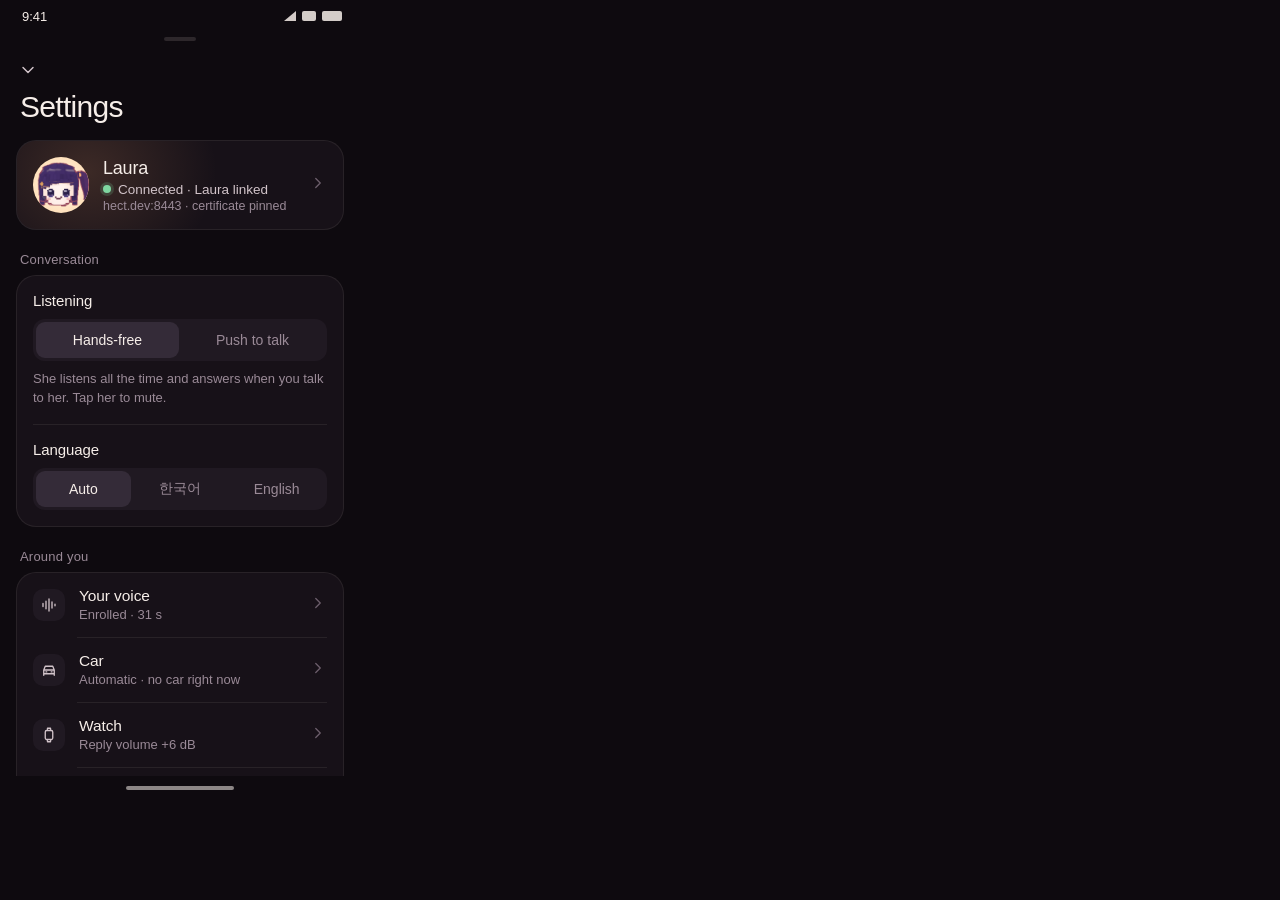
<file: docs/app/settings-design/mock.html>
<!doctype html>
<html>
<head>
<meta charset="utf-8">
<meta name="viewport" content="width=360">
<title>Laura settings v2</title>
<style>
:root {
  --res: ../../../clients/android/app/src/main/res;
}
.dark {
  --canvas: #0E0A0F; --s1: #171118; --s2: #201922; --s3: #2C2430; --thumb: #342B38;
  --hair: rgba(255, 236, 228, .075); --hair2: rgba(255, 236, 228, .13);
  --ink: #F6EEE9; --ink2: #D2C4CA; --ink3: #9A8A97; --ink4: #6C5E6B;
  --accent: #FFB47A; --on-accent: #2A1220; --accent-text: #FFC59A; --accent-soft: rgba(255, 180, 122, .13);
  --good: #7FD6A0; --warn: #F2C063; --bad: #F2897F;
  --glow: rgba(255, 170, 110, .16); --shadow: none;
}
.light {
  --canvas: #FAF5F1; --s1: #FFFFFF; --s2: #F2EAE4; --s3: #E9DED6; --thumb: #FFFFFF;
  --hair: rgba(70, 25, 45, .085); --hair2: rgba(70, 25, 45, .15);
  --ink: #26141E; --ink2: #4F3D48; --ink3: #85717D; --ink4: #B3A2AB;
  --accent: #F7A469; --on-accent: #2A1220; --accent-text: #9A3A52; --accent-soft: rgba(247, 164, 105, .18);
  --good: #2E9A5C; --warn: #C2830E; --bad: #CC4A40;
  --glow: rgba(255, 176, 110, .30); --shadow: 0 1px 2px rgba(70, 25, 45, .08);
}
* { box-sizing: border-box; margin: 0; padding: 0; }
html, body { width: 360px; height: 800px; overflow: hidden; }
body { font-family: Roboto, "Noto Sans KR", sans-serif; background: var(--canvas); color: var(--ink);
  -webkit-font-smoothing: antialiased; letter-spacing: 0; }
.phone { position: relative; width: 360px; height: 800px; overflow: hidden; background: var(--canvas); }
.statusbar { height: 32px; display: flex; align-items: center; justify-content: space-between; padding: 0 18px 0 22px;
  font-size: 13px; font-weight: 500; color: var(--ink); }
.statusbar .icons { display: flex; gap: 6px; align-items: center; }
.statusbar .icons i { display: block; width: 14px; height: 10px; border-radius: 2px; background: currentColor; opacity: .85; }
.statusbar .icons i:nth-child(1) { width: 12px; clip-path: polygon(0 100%, 100% 0, 100% 100%); border-radius: 0; }
.statusbar .icons i:nth-child(3) { width: 20px; }
.navbar { position: absolute; bottom: 0; left: 0; right: 0; height: 24px; display: flex; justify-content: center; align-items: center; }
.navbar i { width: 108px; height: 4px; border-radius: 2px; background: var(--ink); opacity: .55; }
svg.ic { width: 20px; height: 20px; fill: none; stroke: currentColor; stroke-width: 1.75; stroke-linecap: round; stroke-linejoin: round; flex: none; }

/* sheet chrome */
.scroll { position: absolute; top: 32px; bottom: 24px; left: 0; right: 0; overflow: hidden; padding: 0 16px; }
.grab { height: 14px; display: flex; justify-content: center; align-items: center; }
.grab i { width: 32px; height: 4px; border-radius: 2px; background: var(--hair2); }
.topbar { height: 48px; display: flex; align-items: center; gap: 4px; margin: 0 -8px; }
.iconbtn { width: 40px; height: 40px; border-radius: 20px; display: flex; align-items: center; justify-content: center; color: var(--ink2); }
.topbar .title { font-size: 19px; font-weight: 500; letter-spacing: -.2px; }
h1 { font-size: 30px; font-weight: 500; letter-spacing: -.7px; margin: -4px 4px 16px; }
.eyebrow { font-size: 13px; font-weight: 500; color: var(--ink3); margin: 22px 4px 8px; letter-spacing: .2px; }
.card { background: var(--s1); border: 1px solid var(--hair); border-radius: 20px; box-shadow: var(--shadow); }
.pad { padding: 16px; }
.sep { height: 1px; background: var(--hair); margin: 0 16px; }
.sep.inset { margin-left: 60px; }

/* hero */
.hero { position: relative; overflow: hidden; padding: 16px; display: flex; gap: 14px; align-items: center; }
.hero::before { content: ""; position: absolute; left: -60px; top: -80px; width: 260px; height: 220px;
  background: radial-gradient(closest-side, var(--glow), transparent); pointer-events: none; }
.face { position: relative; flex: none; width: 56px; height: 56px; border-radius: 50%;
  background: radial-gradient(circle, #FFF1E2 0%, #FFE7CA 50%, #FFD9A8 100%); overflow: hidden; }
.face img { position: absolute; width: 150%; height: 150%; left: -25%; top: -24%; }
.face.big { width: 88px; height: 88px; }
.hero .name { font-size: 18px; font-weight: 500; letter-spacing: -.2px; }
.status { display: flex; align-items: center; gap: 7px; font-size: 13.5px; color: var(--ink2); margin-top: 3px; }
.dot { width: 8px; height: 8px; border-radius: 4px; flex: none; }
.dot.good { background: var(--good); box-shadow: 0 0 0 3px color-mix(in srgb, var(--good) 18%, transparent); }
.dot.warn { background: var(--warn); box-shadow: 0 0 0 3px color-mix(in srgb, var(--warn) 18%, transparent); }
.dot.off { background: var(--ink4); }
.sub { font-size: 12.5px; color: var(--ink3); margin-top: 2px; }
.chev { color: var(--ink4); margin-left: auto; }
.chev svg.ic { width: 18px; height: 18px; }

/* controls */
.label { font-size: 15px; font-weight: 500; letter-spacing: -.1px; margin-bottom: 10px; display: flex; justify-content: space-between; }
.label span { font-weight: 400; color: var(--ink3); font-size: 13.5px; }
.seg { display: flex; background: var(--s2); border-radius: 12px; padding: 3px; gap: 2px; }
.seg b { flex: 1; height: 36px; border-radius: 9px; display: flex; align-items: center; justify-content: center;
  font-size: 14px; font-weight: 500; color: var(--ink3); }
.seg b.on { background: var(--thumb); color: var(--ink); box-shadow: 0 0 0 1px var(--hair2), var(--shadow); }
.hint { font-size: 13px; line-height: 1.45; color: var(--ink3); margin-top: 9px; }
.row { display: flex; align-items: center; gap: 14px; padding: 13px 16px; min-height: 64px; }
.tile { width: 32px; height: 32px; border-radius: 10px; background: var(--s2); color: var(--ink2);
  display: flex; align-items: center; justify-content: center; flex: none; }
.tile svg.ic { width: 18px; height: 18px; }
.row .t { font-size: 15.5px; font-weight: 500; letter-spacing: -.1px; }
.row .d { font-size: 13px; color: var(--ink3); margin-top: 2px; display: flex; align-items: center; gap: 6px; }
.row .d .dot { width: 6px; height: 6px; box-shadow: none; }
.tip { display: flex; gap: 10px; align-items: flex-start; font-size: 13px; line-height: 1.5; color: var(--ink3); margin: 18px 6px 0; }
.tip .ic { width: 16px; height: 16px; margin-top: 2px; color: var(--accent-text); }
.q { color: var(--ink2); }

.btn { height: 48px; border-radius: 14px; display: flex; align-items: center; justify-content: center; gap: 8px;
  font-size: 15px; font-weight: 500; }
.btn.primary { background: var(--accent); color: var(--on-accent); }
.btn.secondary { background: var(--s2); color: var(--ink); border: 1px solid var(--hair); }
.btn.ghost { color: var(--accent-text); height: 40px; padding: 0 6px; }
.btn.disabled { background: var(--s2); color: var(--ink4); }
.btn.sm { height: 32px; border-radius: 10px; padding: 0 12px; font-size: 13.5px; }
.field { margin-top: 14px; }
.field .fl { font-size: 13px; font-weight: 500; color: var(--ink2); margin: 0 2px 6px; }
.input { height: 50px; border-radius: 12px; background: var(--s2); border: 1px solid var(--hair); display: flex; align-items: center;
  padding: 0 14px; font-size: 15px; color: var(--ink); overflow: hidden; white-space: nowrap; }
.input.mono { font-family: "Noto Mono", monospace; font-size: 12.5px; color: var(--ink2); }
.input.focus { border-color: color-mix(in srgb, var(--accent) 70%, transparent); box-shadow: 0 0 0 3px var(--accent-soft); }
.or { display: flex; align-items: center; gap: 10px; font-size: 12.5px; color: var(--ink3); margin: 18px 2px 2px; }
.or::before, .or::after { content: ""; flex: 1; height: 1px; background: var(--hair); }

.switch { width: 46px; height: 28px; border-radius: 14px; background: var(--s3); position: relative; flex: none; }
.switch::after { content: ""; position: absolute; width: 22px; height: 22px; border-radius: 11px; left: 3px; top: 3px; background: var(--ink3); }
.switch.on { background: var(--accent); }
.switch.on::after { left: 21px; background: var(--on-accent); }
.check { width: 22px; height: 22px; border-radius: 11px; display: flex; align-items: center; justify-content: center; flex: none; }
.check.ok { background: color-mix(in srgb, var(--good) 18%, transparent); color: var(--good); }
.check.todo { border: 1.5px dashed var(--warn); }
.check svg.ic { width: 13px; height: 13px; stroke-width: 2.4; }
.step { display: flex; gap: 12px; padding: 14px 16px; align-items: flex-start; }
.step .t { font-size: 15px; font-weight: 500; }
.step .d { font-size: 12.5px; line-height: 1.45; color: var(--ink3); margin-top: 2px; }
.step .act { margin-left: auto; }
.progress { height: 4px; border-radius: 2px; background: var(--s2); overflow: hidden; margin-top: 10px; }
.progress i { display: block; height: 100%; width: 80%; background: var(--accent); border-radius: 2px; }
.mono { font-family: "Noto Mono", monospace; }

/* main screen */
.main { background: #0F0D17; }
.main .avatar { position: absolute; left: 50%; top: 46%; width: 300px; height: 300px; transform: translate(-50%, -50%);
  -webkit-mask-image: radial-gradient(circle, #000 42%, transparent 66%); }
.main .label-under { position: absolute; bottom: 86px; left: 0; right: 0; text-align: center; font-size: 12px; color: #8E89A3; }
.fab { position: absolute; right: 20px; bottom: 40px; width: 44px; height: 44px; border-radius: 22px;
  background: rgba(255, 240, 232, .07); border: 1px solid rgba(255, 240, 232, .11); color: rgba(246, 238, 233, .72);
  display: flex; align-items: center; justify-content: center; }
.fab.lit { box-shadow: 0 0 0 6px rgba(255, 180, 122, .12), 0 0 0 1px rgba(255, 180, 122, .5); color: #FFC59A; }
.swipe { position: absolute; left: 0; right: 0; bottom: 34px; display: flex; flex-direction: column; align-items: center; gap: 2px;
  color: rgba(246, 238, 233, .34); font-size: 11.5px; letter-spacing: .3px; }
.coach { position: absolute; right: 16px; bottom: 100px; width: 268px; background: #1C1520; border: 1px solid rgba(255, 236, 228, .12);
  border-radius: 18px; padding: 14px 14px 6px 16px; color: #F6EEE9; }
.coach::after { content: ""; position: absolute; right: 30px; bottom: -7px; width: 12px; height: 12px; background: #1C1520;
  border-right: 1px solid rgba(255, 236, 228, .12); border-bottom: 1px solid rgba(255, 236, 228, .12); transform: rotate(45deg); }
.coach .ct { font-size: 15px; font-weight: 500; }
.coach .cb { font-size: 13px; line-height: 1.5; color: #CDBFC4; margin-top: 4px; }
.coach .cb b { color: #FFC59A; font-weight: 500; white-space: nowrap; }
.coach .ca { display: flex; justify-content: space-between; align-items: center; margin-top: 4px; }
.coach .ca span { font-size: 12px; color: #8F8290; }
.coach .ca .btn { color: #FFC59A; }
.screen { display: none; }
.screen.show { display: block; }
.log { font-size: 13px; padding: 7px 11px; border-radius: 12px; background: var(--s2); display: inline-block; margin-top: 6px; max-width: 86%; }
.log.me { background: var(--accent-soft); }
</style>
</head>
<body>
<script>
const P = {
  down: 'M6 9l6 6 6-6', right: 'M9 6l6 6-6 6', back: 'M15 6l-6 6 6 6', up: 'M6 15l6-6 6 6',
  sliders: 'M4 7h9M17 7h3M4 17h3M11 17h9M15 5v4M9 15v4',
  voice: 'M4 10v4M8 7v10M12 4v16M16 8v8M20 11v2',
  car: 'M5 17h14M5 17v-5l2-5h10l2 5v5M5 17v2M19 17v2M5 12h14M8 14.5h1M15 14.5h1',
  watch: 'M9 6h6a2 2 0 0 1 2 2v8a2 2 0 0 1-2 2H9a2 2 0 0 1-2-2V8a2 2 0 0 1 2-2zM9.5 6l.5-3h4l.5 3M9.5 18l.5 3h4l.5-3',
  spark: 'M12 3l1.7 5.3L19 10l-5.3 1.7L12 17l-1.7-5.3L5 10l5.3-1.7zM18.5 15.5l.7 1.8 1.8.7-1.8.7-.7 1.8-.7-1.8-1.8-.7 1.8-.7z',
  server: 'M5 4h14a1 1 0 0 1 1 1v5a1 1 0 0 1-1 1H5a1 1 0 0 1-1-1V5a1 1 0 0 1 1-1zM5 13h14a1 1 0 0 1 1 1v5a1 1 0 0 1-1 1H5a1 1 0 0 1-1-1v-5a1 1 0 0 1 1-1zM8 7.5h.01M8 16.5h.01',
  info: 'M12 3a9 9 0 1 0 0 18a9 9 0 1 0 0-18zM12 11v5M12 8h.01',
  code: 'M9 8l-4 4 4 4M15 8l4 4-4 4',
  qr: 'M4 4h6v6H4zM14 4h6v6h-6zM4 14h6v6H4zM14 14h2v2h-2zM18 18h2v2h-2zM14 19h1M19 14h1',
  mic: 'M12 3a3 3 0 0 0-3 3v6a3 3 0 0 0 6 0V6a3 3 0 0 0-3-3zM5.5 11a6.5 6.5 0 0 0 13 0M12 17.5V21',
  check: 'M5 12.5l4.5 4.5L19 7.5',
  bt: 'M7 7.5l10 9-5 4.5V3l5 4.5-10 9',
  lock: 'M7 11h10a1 1 0 0 1 1 1v7a1 1 0 0 1-1 1H7a1 1 0 0 1-1-1v-7a1 1 0 0 1 1-1zM8.5 11V8a3.5 3.5 0 0 1 7 0v3',
  bubble: 'M12 4a8 8 0 0 1 0 16a8 8 0 0 1-7-4.2L4 20l1-4.2A8 8 0 0 1 12 4z',
  globe: 'M12 3a9 9 0 1 0 0 18a9 9 0 1 0 0-18zM3.5 9h17M3.5 15h17M12 3c2.5 2.7 3.5 5.7 3.5 9s-1 6.3-3.5 9c-2.5-2.7-3.5-5.7-3.5-9s1-6.3 3.5-9z',
};
const ic = (n, cls = '') => `<svg class="ic ${cls}" viewBox="0 0 24 24"><path d="${P[n]}"/></svg>`;
const RES = '../../../clients/android/app/src/main/res';
const face = (big) => `<div class="face ${big ? 'big' : ''}"><img src="${RES}/drawable-xxxhdpi/ic_launcher_foreground.png"></div>`;
const chrome = (inner, sheet = true) => `
  <div class="statusbar"><span>9:41</span><span class="icons"><i></i><i></i><i></i></span></div>
  <div class="scroll">${sheet ? '<div class="grab"><i></i></div>' : ''}${inner}</div>
  <div class="navbar"><i></i></div>`;
const seg = (opts, on) => `<div class="seg">${opts.map((o, i) => `<b class="${i === on ? 'on' : ''}">${o}</b>`).join('')}</div>`;
const row = (icon, t, d, extra = '') => `<div class="row"><div class="tile">${ic(icon)}</div><div><div class="t">${t}</div><div class="d">${d}</div></div><div class="chev">${extra}${ic('right')}</div></div>`;
const sub = (title, inner) => chrome(`<div class="topbar"><div class="iconbtn">${ic('back')}</div><div class="title">${title}</div></div>${inner}`, false);

const conversation = `
  <div class="eyebrow">Conversation</div>
  <div class="card">
    <div class="pad">
      <div class="label">Listening</div>
      ${seg(['Hands-free', 'Push to talk'], 0)}
      <div class="hint">She listens all the time and answers when you talk to her. Tap her to mute.</div>
    </div>
    <div class="sep"></div>
    <div class="pad">
      <div class="label">Language</div>
      ${seg(['Auto', '한국어', 'English'], 0)}
    </div>
  </div>`;

const everywhere = `
  <div class="eyebrow">Around you</div>
  <div class="card">
    ${row('voice', 'Your voice', 'Enrolled · 31 s')}
    <div class="sep inset"></div>
    ${row('car', 'Car', 'Automatic · no car right now')}
    <div class="sep inset"></div>
    ${row('watch', 'Watch', 'Reply volume +6 dB')}
    <div class="sep inset"></div>
    ${row('spark', 'Call her from anywhere', '<i class="dot warn"></i>4 of 5 ready')}
  </div>`;

const screens = {
  home: () => chrome(`
    <div class="topbar"><div class="iconbtn">${ic('down')}</div></div>
    <h1>Settings</h1>
    <div class="card hero">
      ${face()}
      <div style="position:relative">
        <div class="name">Laura</div>
        <div class="status"><i class="dot good"></i>Connected · Laura linked</div>
        <div class="sub">hect.dev:8443 · certificate pinned</div>
      </div>
      <div class="chev" style="position:relative">${ic('right')}</div>
    </div>
    ${conversation}
    ${everywhere}
    <div class="eyebrow">App</div>
    <div class="card">${row('info', 'About', 'Version 0.1')}</div>
  `),
  welcome: () => chrome(`
    <div class="topbar"></div>
    <div class="card hero" style="flex-direction:column;align-items:flex-start;padding:22px 20px 20px">
      ${face(true)}
      <div style="position:relative;margin-top:14px">
        <div style="font-size:26px;font-weight:500;letter-spacing:-.6px">Hi, I'm Laura</div>
        <div style="font-size:14.5px;line-height:1.5;color:var(--ink2);margin-top:6px">Connect me to your Laura server and I'm ready to talk, in English or 한국어.</div>
      </div>
      <div style="position:relative;width:100%;margin-top:20px;display:flex;flex-direction:column;gap:10px">
        <div class="btn primary">${ic('qr')}Scan setup QR code</div>
        <div class="btn secondary">Enter server details</div>
      </div>
    </div>
    ${conversation}
    <div class="eyebrow">Finding settings later</div>
    <div class="card pad" style="display:flex;flex-direction:column;gap:12px;font-size:13.5px;color:var(--ink2)">
      <div style="display:flex;gap:12px;align-items:center"><div class="tile">${ic('sliders')}</div>Tap the round button under her, or swipe up</div>
      <div style="display:flex;gap:12px;align-items:center"><div class="tile">${ic('mic')}</div><span>Say <span style="color:var(--ink)">“Laura, open settings”</span> · <span style="color:var(--ink)">“로라, 설정 열어줘”</span></span></div>
    </div>
  `),
  connection: () => sub('Server', `
    <div class="card hero" style="margin-top:6px;padding:14px 16px">
      <div style="position:relative">
        <div class="status" style="margin:0;font-size:14.5px;color:var(--ink)"><i class="dot good"></i>Connected</div>
        <div class="sub" style="margin-top:4px">Laura linked · replies from Local · Bonsai 9B or Claude via Hermes</div>
      </div>
    </div>
    <div class="btn secondary" style="margin-top:16px">${ic('qr')}Scan setup QR code</div>
    <div class="or">or enter it yourself</div>
    <div class="field"><div class="fl">Server URL</div><div class="input focus">wss://hect.dev:8443/ws</div></div>
    <div class="field"><div class="fl">Access key</div><div class="input" style="letter-spacing:3px">••••••••••••••••</div></div>
    <div class="field"><div class="fl">Certificate pin (SHA-256)</div><div class="input mono">9f2c41d7a0e3b85c6f1e2d4a7b9c0e13f5a8…</div></div>
    <div style="display:flex;align-items:center;margin-top:18px">
      <div class="btn ghost">${ic('lock')}Fetch certificate</div>
      <div class="btn primary" style="margin-left:auto;padding:0 20px">Save &amp; connect</div>
    </div>
    <div class="hint" style="margin:16px 2px 0">The key and pin stay on this phone; only the key is sent to the server.</div>
  `),
  car: () => sub('Car', `
    <div class="card pad" style="margin-top:6px">
      <div class="label">Car mode</div>
      ${seg(['Automatic', 'Always on', 'Off'], 0)}
      <div class="hint">Turns on by itself in the car (Android Auto or the car's Bluetooth). <span class="q">No car detected.</span></div>
    </div>
    <div class="eyebrow">Detection</div>
    <div class="card">
      ${row('bt', "Car's Bluetooth", 'Choose your car’s Bluetooth')}
    </div>
    <div class="hint" style="margin:8px 6px 0">Optional: car mode also turns on while the phone is connected to this device.</div>
    <div class="eyebrow">Android Auto</div>
    <div class="card">
      <div class="row" style="align-items:flex-start">
        <div><div class="t">Car call</div>
        <div class="hint" style="margin-top:4px">In the car Laura is a call: Android Auto shows her call screen, she uses the car's mic and speakers, and navigation prompts and music wait while the call is up. She turns on when the car connects; hanging up turns her off (Call Laura in Android Auto brings her back).</div></div>
        <div class="switch on" style="margin-top:2px"></div>
      </div>
    </div>
  `),
  invoke: () => sub('Call her from anywhere', `
    <div class="hint" style="margin:4px 4px 14px;font-size:13.5px;color:var(--ink2)">Hold the side button to call Laura from anywhere, even the lock screen. She pops up over whatever is on screen, listens right away, and leaves when you're done.</div>
    <div class="card">
      <div class="pad" style="padding-bottom:6px">
        <div class="label" style="margin:0">Setup<span>4 of 5 ready</span></div>
        <div class="progress"><i></i></div>
      </div>
      <div class="step"><div class="check ok">${ic('check')}</div><div><div class="t">Microphone</div><div class="d">Allowed.</div></div></div>
      <div class="sep inset" style="margin-left:50px"></div>
      <div class="step"><div class="check ok">${ic('check')}</div><div><div class="t">Default digital assistant</div><div class="d">Laura is your digital assistant app.</div></div><div class="act btn ghost sm">Change</div></div>
      <div class="sep inset" style="margin-left:50px"></div>
      <div class="step"><div class="check todo"></div><div><div class="t">Side button</div><div class="d">Try holding the side button. If she doesn't come up, set Press and hold → Digital assistant app.</div></div><div class="act btn secondary sm">Open</div></div>
      <div class="sep inset" style="margin-left:50px"></div>
      <div class="step"><div class="check ok">${ic('check')}</div><div><div class="t">Display over other apps</div><div class="d">She can float over other apps.</div></div></div>
      <div class="sep inset" style="margin-left:50px"></div>
      <div class="step"><div class="check ok">${ic('check')}</div><div><div class="t">Battery</div><div class="d">Not restricted.</div></div></div>
    </div>
    <div style="display:flex;gap:8px;margin-top:12px">
      <div class="btn secondary" style="flex:1">${ic('mic')}Try it</div>
      <div class="btn secondary" style="flex:1">Add to home screen</div>
    </div>
    <div class="eyebrow">Floating Laura</div>
    <div class="card"><div class="row" style="align-items:flex-start">
      <div><div class="t">Float over other apps</div><div class="hint" style="margin-top:4px">While she's on and you leave the app, a small bubble shows her. Tap stops a reply, hold to talk, drag to the × to turn her off.</div></div>
      <div class="switch on" style="margin-top:2px"></div></div></div>
  `),
  about: () => sub('About', `
    <div class="card hero" style="margin-top:6px">
      ${face()}
      <div style="position:relative"><div class="name">Laura</div><div class="sub" style="font-size:13.5px">Version 0.1</div></div>
    </div>
    <div class="eyebrow">Developer</div>
    <div class="card">
      <div class="pad">
        <div class="label">Audio route</div>
        ${seg(['Auto', 'Media', 'Call'], 0)}
        <div class="hint">Media: replies play like music; the mic pauses while she talks. Call: echo-cancelled, voice barge-in on the loudspeaker. Auto picks for you.</div>
      </div>
      <div class="sep"></div>
      <div class="pad">
        <div class="label">Codec</div>
        ${seg(['Opus', 'PCM'], 0)}
      </div>
      <div class="sep"></div>
      <div class="pad mono" style="font-size:11.5px;line-height:1.6;color:var(--ink3);background:var(--s2);margin:12px 16px;border-radius:12px;padding:10px 12px">rtt 38 ms · up 21 kbps · down 26 kbps<br>turn 0.84 s · opus/opus<br>audio: call (loudspeaker, AEC)<br>Laura linked · voice enrolled (31 s)</div>
      <div style="display:flex;gap:8px;padding:0 16px 16px">
        <div class="btn secondary sm" style="flex:1;height:40px">Turn off</div>
        <div class="btn secondary sm" style="flex:1;height:40px">Reconnect</div>
        <div class="btn secondary sm" style="flex:1.4;height:40px">Send to watch</div>
      </div>
    </div>
    <div class="eyebrow">Conversation</div>
    <div class="card pad" style="padding-top:10px">
      <div style="text-align:right"><span class="log me">Laura, what's on tomorrow?</span></div>
      <div><span class="log">Two things: the dentist at ten, and dinner with Minji at seven.</span></div>
    </div>
  `),
  main: (coach) => `
    <img class="avatar" src="${RES}/drawable-nodpi/car_avatar.png">
    <div class="statusbar" style="color:#F6EEE9"><span>9:41</span><span class="icons"><i></i><i></i><i></i></span></div>
    ${coach ? `<div class="coach"><div class="ct">Settings live here</div>
      <div class="cb">Tap this button or swipe up. You can also just ask: <b>“Laura, open settings”</b> or <b>“로라, 설정 열어줘”</b></div>
      <div class="ca"><span>Long-press her works too</span><div class="btn ghost sm">Got it</div></div></div>` : ''}
    <div class="label-under">${coach ? '' : 'Local · Bonsai 9B'}</div>
    <div class="fab ${coach ? 'lit' : ''}">${ic('sliders')}</div>
    <div class="navbar"><i style="background:#F6EEE9;opacity:.45"></i></div>`,
};
const q = new URLSearchParams(location.search);
const name = q.get('s') || 'home', theme = q.get('t') || 'dark';
const el = document.createElement('div');
el.className = `phone ${theme} ${name.startsWith('main') ? 'main' : ''}`;
el.innerHTML = name === 'main-coach' ? screens.main(true) : screens[name]();
document.body.className = theme;
document.body.appendChild(el);
</script>
</body>
</html>
</file>
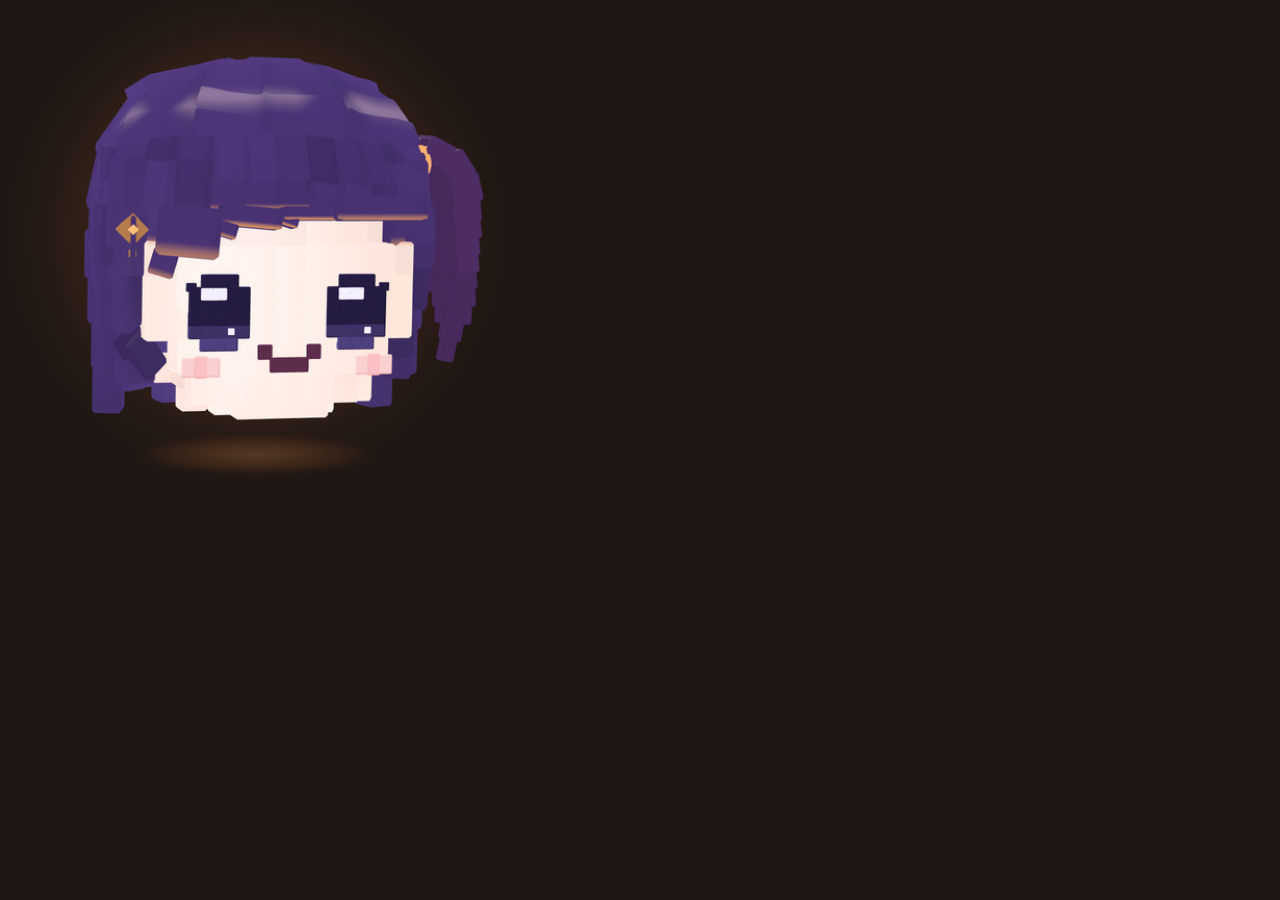
<file: docs/car/design/src/call-icon.html>
<!doctype html><html><head><meta charset="utf-8"><title>Call icon</title>
<style>html,body{margin:0;width:512px;height:512px;background:#1f1714;overflow:hidden}
div{width:512px;height:512px;background:url(avatar.png) center 50% / 104% no-repeat}</style></head>
<body><div></div></body></html>
</file>
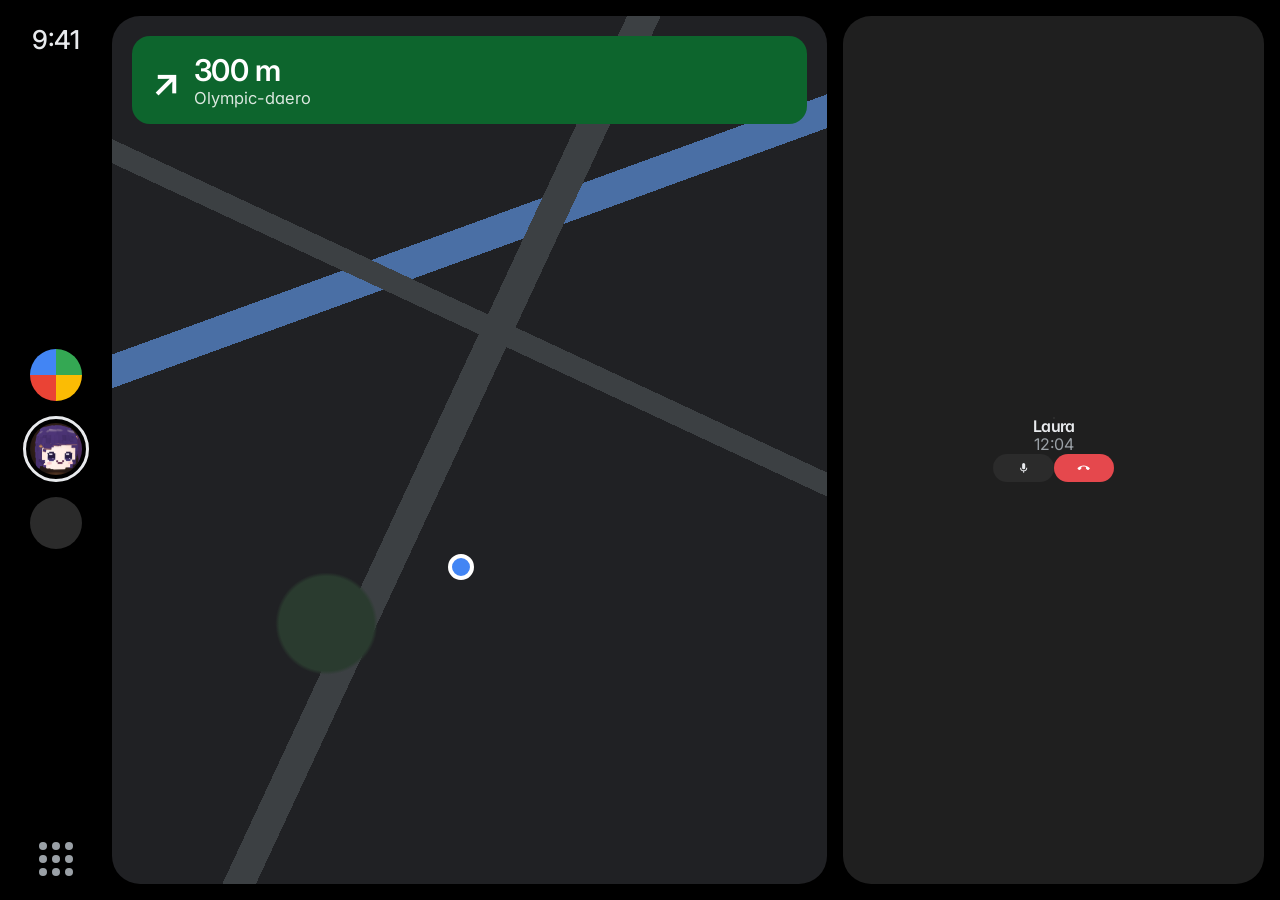
<file: docs/car/design/src/call-split.html>
<!doctype html><html><head><meta charset="utf-8"><title>Call card</title>
<link rel="stylesheet" href="https://fonts.googleapis.com/css2?family=Inter:wght@400;500;600;700&family=Noto+Sans+KR:wght@400;500;700&display=swap">
<link rel="stylesheet" href="base.css">
<style>
.content > .map { flex: 1.7; }
.call { flex: 1; display: flex; flex-direction: column; align-items: center; justify-content: center; gap: calc(var(--u) * 14px); padding: calc(var(--u) * 28px); }
.call .portrait { width: calc(var(--u) * 168px); height: calc(var(--u) * 168px); }
.call h1 { font-size: calc(var(--u) * 40px); font-weight: 600; letter-spacing: -.8px; color: var(--aa-ink); line-height: 1; }
.call .meta { font-size: calc(var(--u) * 22px); color: var(--aa-muted); }
.btns { display: flex; gap: calc(var(--u) * 18px); margin-top: calc(var(--u) * 10px); }
.btn { width: calc(var(--u) * 84px); height: calc(var(--u) * 64px); border-radius: 999px; background: var(--aa-surface-2); display: grid; place-items: center; }
.btn.end { width: calc(var(--u) * 112px); background: var(--end); }
.btn svg { width: 45%; height: 45%; }
</style></head>
<body><div class="aa">
  <div class="rail"><div class="clock">9:41</div>
    <div class="apps"><div class="app maps"></div><div class="app laura active"></div><div class="app"></div></div>
    <div class="grid"><i></i><i></i><i></i><i></i><i></i><i></i><i></i><i></i><i></i></div></div>
  <div class="content">
    <div class="card map"><div class="turn"><span class="arrow">&#x2197;</span><div>300 m<small>Olympic-daero</small></div></div><div class="me"></div></div>
    <div class="card call">
      <div class="portrait"></div>
      <h1>Laura</h1>
      <div class="meta">12:04</div>
      <div class="btns">
        <div class="btn"><svg viewBox="0 0 24 24" fill="#e8eaed"><path d="M12 14a3 3 0 0 0 3-3V5a3 3 0 0 0-6 0v6a3 3 0 0 0 3 3zm5-3a5 5 0 0 1-10 0H5a7 7 0 0 0 6 6.9V21h2v-3.1A7 7 0 0 0 19 11h-2z"/></svg></div>
        <div class="btn end"><svg viewBox="0 0 24 24" fill="#fff"><path d="M12 9c-1.6 0-3.2.3-4.6.7v3.1c0 .4-.2.7-.6.9-1 .5-1.9 1.1-2.7 1.8-.2.2-.4.3-.7.3s-.5-.1-.7-.3L.3 13.1A1 1 0 0 1 0 12.4c0-.3.1-.5.3-.7C3.3 8.8 7.5 7 12 7s8.7 1.8 11.7 4.7c.2.2.3.4.3.7s-.1.5-.3.7l-2.5 2.4c-.2.2-.4.3-.7.3s-.5-.1-.7-.3c-.8-.7-1.7-1.3-2.7-1.8-.3-.2-.6-.5-.6-.9V9.7C15.2 9.3 13.6 9 12 9z"/></svg></div>
      </div>
    </div>
  </div>
</div></body></html>
</file>
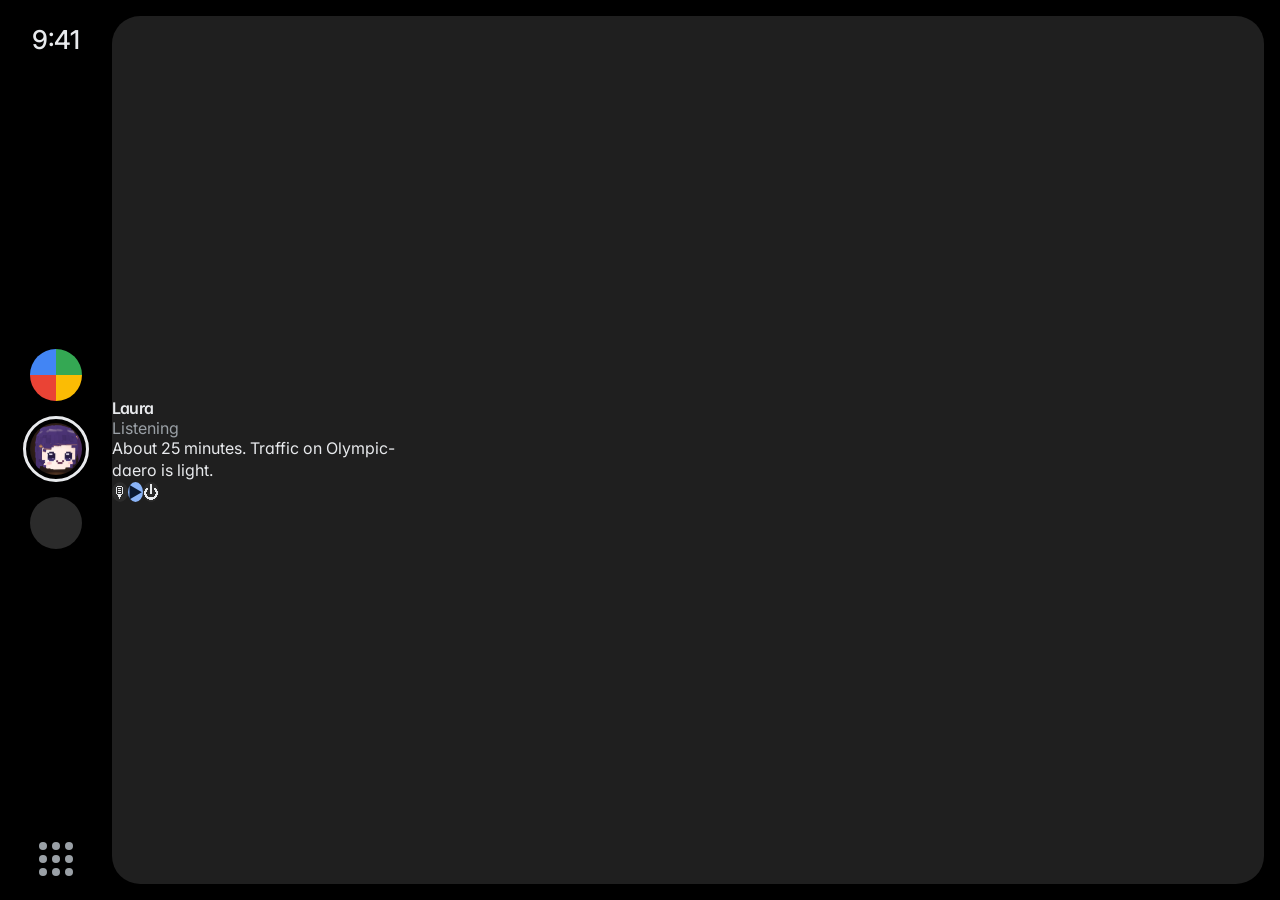
<file: docs/car/design/src/media.html>
<!doctype html><html><head><meta charset="utf-8"><title>Media fallback</title>
<link rel="stylesheet" href="https://fonts.googleapis.com/css2?family=Inter:wght@400;500;600;700&display=swap">
<link rel="stylesheet" href="base.css">
<style>
.m { flex: 1; display: flex; align-items: center; gap: calc(var(--u) * 44px); padding: calc(var(--u) * 40px); }
.m .portrait { width: calc(var(--u) * 340px); height: calc(var(--u) * 340px); border-radius: calc(var(--u) * 20px); flex: none; }
.m h1 { font-size: calc(var(--u) * 44px); font-weight: 600; letter-spacing: -.8px; color: var(--aa-ink); }
.m .sub { font-size: calc(var(--u) * 26px); color: var(--aa-muted); margin-top: calc(var(--u) * 8px); }
.m .desc { font-size: calc(var(--u) * 24px); color: var(--aa-ink); margin-top: calc(var(--u) * 22px); line-height: 1.35; max-width: 32ch; }
.ctl { display: flex; gap: calc(var(--u) * 22px); margin-top: calc(var(--u) * 34px); align-items: center; }
.ctl i { width: calc(var(--u) * 64px); height: calc(var(--u) * 64px); border-radius: 50%; background: #2b2b2b; display: grid; place-items: center; font-style: normal; color: var(--aa-ink); font-size: calc(var(--u) * 26px); }
.ctl i.play { width: calc(var(--u) * 88px); height: calc(var(--u) * 88px); background: #8ab4f8; color: #0b1a33; }
</style></head>
<body><div class="aa">
  <div class="rail"><div class="clock">9:41</div>
    <div class="apps"><div class="app maps"></div><div class="app laura active"></div><div class="app"></div></div>
    <div class="grid"><i></i><i></i><i></i><i></i><i></i><i></i><i></i><i></i><i></i></div></div>
  <div class="content"><div class="card m">
    <div class="portrait"></div>
    <div><h1>Laura</h1><div class="sub">Listening</div>
      <div class="desc">About 25 minutes. Traffic on Olympic-daero is light.</div>
      <div class="ctl"><i>&#x1F399;</i><i class="play">&#x25B6;</i><i>&#x23FB;</i></div></div>
  </div></div>
</div></body></html>
</file>
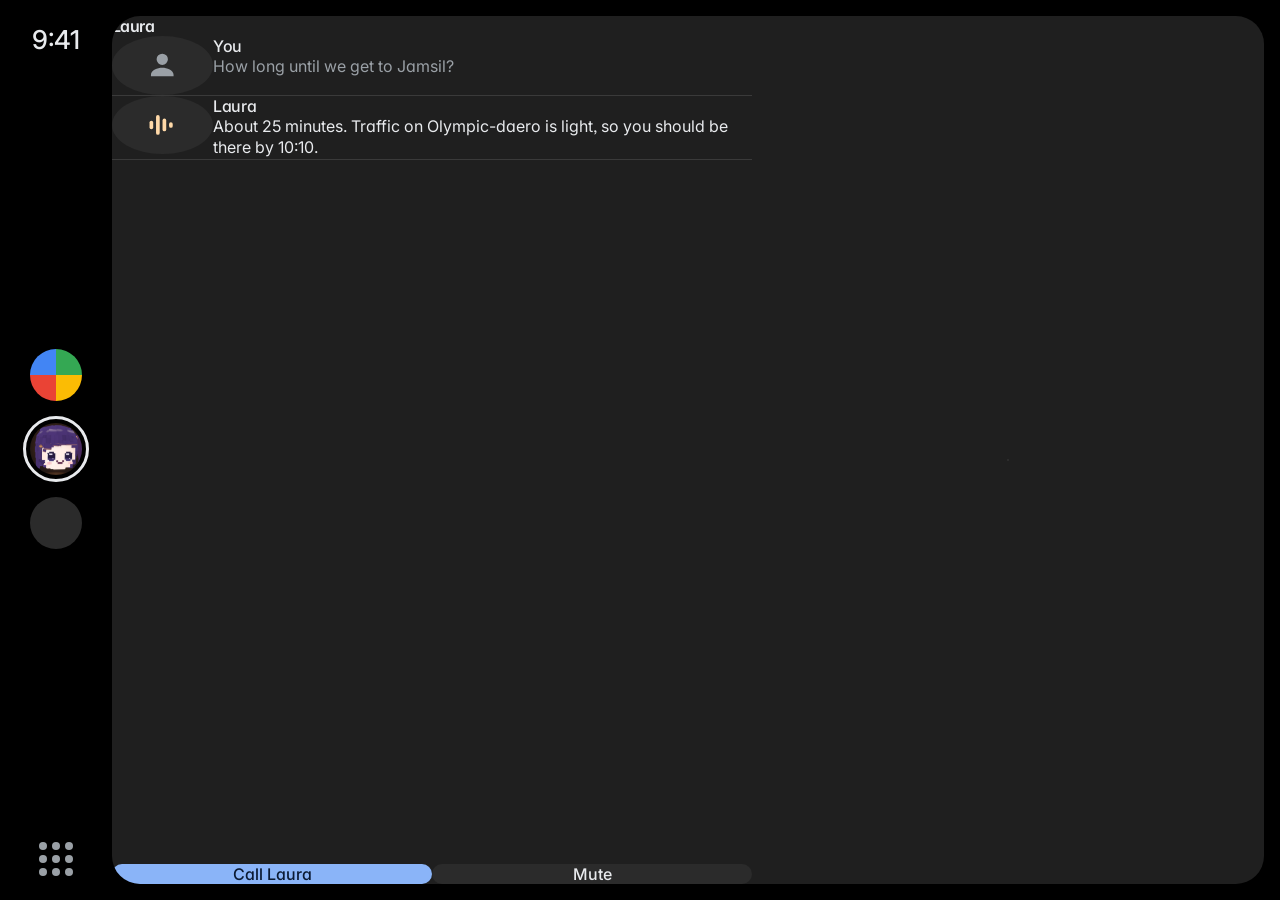
<file: docs/car/design/src/pane.html>
<!doctype html><html><head><meta charset="utf-8"><title>Agent pane</title>
<link rel="stylesheet" href="https://fonts.googleapis.com/css2?family=Inter:wght@400;500;600;700&family=Noto+Sans+KR:wght@400;500;700&display=swap">
<link rel="stylesheet" href="base.css">
<style>
.pane { flex: 1; display: flex; flex-direction: column; padding: calc(var(--u) * 26px) calc(var(--u) * 32px); gap: calc(var(--u) * 18px); }
.hdr { display: flex; align-items: center; gap: calc(var(--u) * 16px); }
.hdr .ico { width: calc(var(--u) * 44px); height: calc(var(--u) * 44px); border-radius: 50%; background: #fff1e2 url(avatar.png) center 46% / 125% no-repeat; }
.hdr h1 { font-size: calc(var(--u) * 34px); font-weight: 600; letter-spacing: -.6px; color: var(--aa-ink); }
.body { flex: 1; display: flex; gap: calc(var(--u) * 32px); min-height: 0; }
.rows { flex: 1.25; display: flex; flex-direction: column; min-width: 0; }
.row { display: flex; gap: calc(var(--u) * 18px); padding: calc(var(--u) * 18px) 0; border-bottom: 1px solid #3a3a3a; align-items: flex-start; }
.row:last-of-type { border-bottom: 0; }
.row .g { width: calc(var(--u) * 40px); height: calc(var(--u) * 40px); flex: none; border-radius: 50%; display: grid; place-items: center; background: #2b2b2b; }
.row .g svg { width: 58%; height: 58%; }
.row .t { font-size: calc(var(--u) * 26px); font-weight: 500; color: var(--aa-ink); letter-spacing: -.3px; }
.row .s { font-size: calc(var(--u) * 24px); color: var(--aa-muted); line-height: 1.35; margin-top: calc(var(--u) * 4px);
  display: -webkit-box; -webkit-line-clamp: 2; -webkit-box-orient: vertical; overflow: hidden; }
.row.her .s { color: var(--aa-ink); }
.acts { display: flex; gap: calc(var(--u) * 16px); margin-top: auto; }
.act { flex: 1; height: calc(var(--u) * 72px); border-radius: 999px; display: grid; place-items: center; font-size: calc(var(--u) * 26px); font-weight: 500; background: #2b2b2b; color: var(--aa-ink); }
.act.primary { background: #8ab4f8; color: #0b1a33; }
.img { flex: 1; display: grid; place-items: center; }
.img .portrait { width: min(100%, calc(var(--u) * 300px)); aspect-ratio: 1; }
.narrow .img { display: none; }
</style></head>
<body><div class="aa">
  <div class="rail"><div class="clock">9:41</div>
    <div class="apps"><div class="app maps"></div><div class="app laura active"></div><div class="app"></div></div>
    <div class="grid"><i></i><i></i><i></i><i></i><i></i><i></i><i></i><i></i><i></i></div></div>
  <div class="content"><div class="card pane">
    <div class="hdr"><div class="ico"></div><h1>Laura</h1></div>
    <div class="body">
      <div class="rows">
        <div class="row"><div class="g"><svg viewBox="0 0 24 24" fill="#9aa0a6"><path d="M12 12a4 4 0 1 0 0-8 4 4 0 0 0 0 8zm0 2c-3.3 0-8 1.7-8 5v1h16v-1c0-3.3-4.7-5-8-5z"/></svg></div>
          <div><div class="t">You</div><div class="s" id="you">How long until we get to Jamsil?</div></div></div>
        <div class="row her"><div class="g" id="glyph"></div>
          <div><div class="t">Laura</div><div class="s" id="her">About 25 minutes. Traffic on Olympic-daero is light, so you should be there by 10:10.</div></div></div>
        <div class="acts"><div class="act primary" id="a1">Call Laura</div><div class="act" id="a2">Mute</div></div>
      </div>
      <div class="img"><div class="portrait"></div></div>
    </div>
  </div></div>
</div>
<script>
const g = {
  idle: '<svg viewBox="0 0 24 24" fill="#9aa0a6"><circle cx="12" cy="12" r="5"/></svg>',
  listen: '<svg viewBox="0 0 24 24" fill="#7c83e6"><path d="M12 14a3 3 0 0 0 3-3V5a3 3 0 0 0-6 0v6a3 3 0 0 0 3 3zm5-3a5 5 0 0 1-10 0H5a7 7 0 0 0 6 6.9V21h2v-3.1A7 7 0 0 0 19 11h-2z"/></svg>',
  speak: '<svg viewBox="0 0 24 24" fill="#ffd9a8"><rect x="3" y="9" width="2.6" height="6" rx="1.3"/><rect x="7.6" y="5" width="2.6" height="14" rx="1.3"/><rect x="12.2" y="7.5" width="2.6" height="9" rx="1.3"/><rect x="16.8" y="10" width="2.6" height="4" rx="1.3"/></svg>',
  think: '<svg viewBox="0 0 24 24" fill="#9aa0a6"><circle cx="6" cy="12" r="2"/><circle cx="12" cy="12" r="2"/><circle cx="18" cy="12" r="2"/></svg>',
};
const p = new URLSearchParams(location.search);
document.getElementById('glyph').innerHTML = g[p.get('state') || 'speak'];
if (p.get('you')) document.getElementById('you').textContent = p.get('you');
if (p.get('her')) document.getElementById('her').textContent = p.get('her');
if (p.get('a1')) document.getElementById('a1').textContent = p.get('a1');
if (p.get('narrow')) document.body.classList.add('narrow');
</script>
</body></html>
</file>
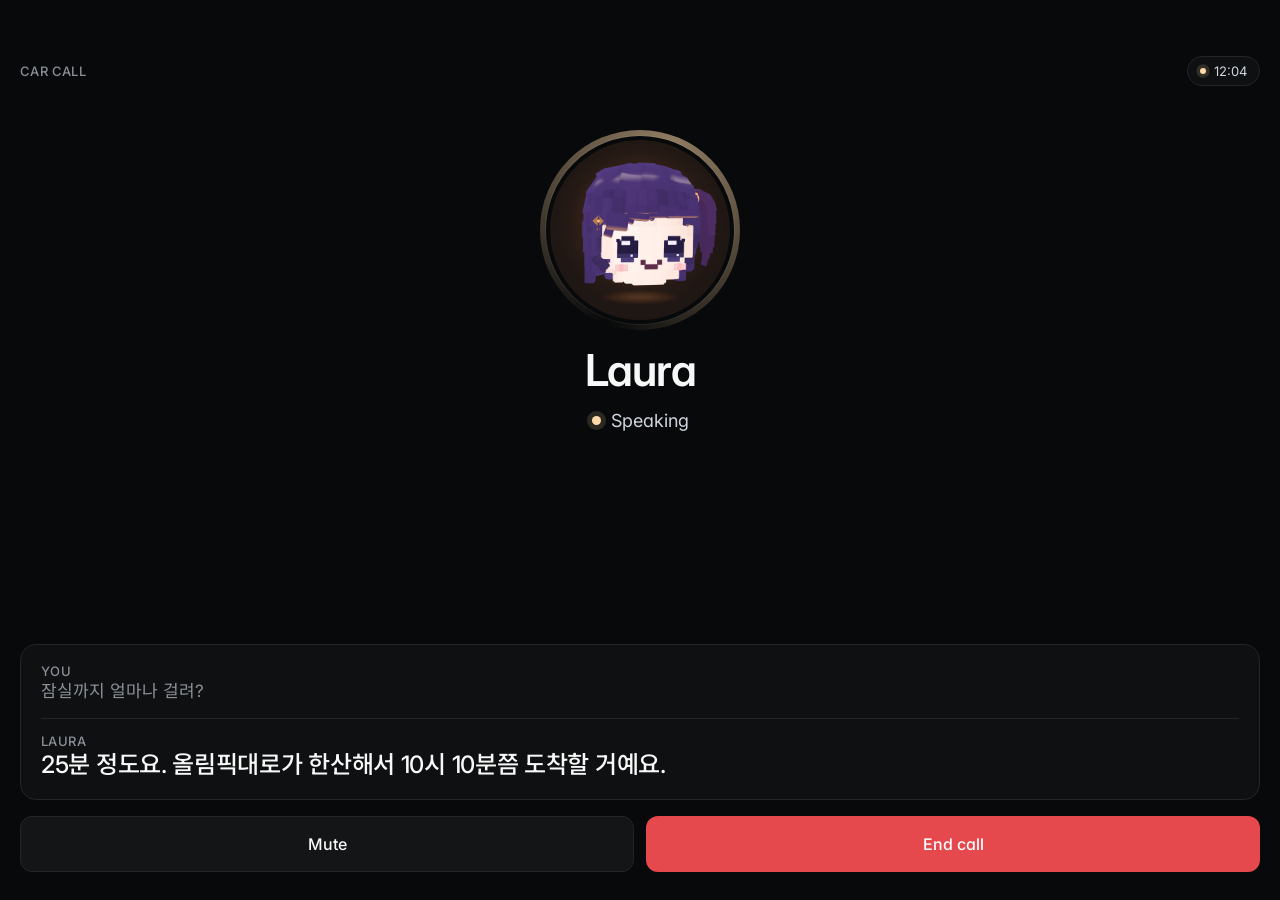
<file: docs/car/design/src/phone.html>
<!doctype html><html><head><meta charset="utf-8"><title>Phone agent</title>
<link rel="stylesheet" href="https://fonts.googleapis.com/css2?family=Inter:wght@400;500;600;700&family=Noto+Sans+KR:wght@400;500;700&display=swap">
<link rel="stylesheet" href="base.css">
<style>
body { display: flex; flex-direction: column; padding: 56px 20px 28px; gap: 0; }
.eyebrow { font-size: 13px; font-weight: 500; letter-spacing: .4px; color: var(--ink-subtle); text-transform: uppercase; }
.top { display: flex; justify-content: space-between; align-items: center; }
.top .pill { border: 1px solid var(--hairline); background: var(--surface-1); border-radius: 999px; padding: 6px 12px; font-size: 13px; color: var(--ink-muted); }
.hero { display: flex; flex-direction: column; align-items: center; margin-top: 44px; gap: 18px; }
.ring { padding: 6px; border-radius: 50%; background: conic-gradient(from 200deg, rgba(255,217,168,.0), rgba(255,217,168,.55), rgba(255,217,168,.0)); }
.ring .portrait { width: 188px; height: 188px; border: 4px solid var(--canvas); }
h1 { font-size: 44px; font-weight: 600; letter-spacing: -1.2px; line-height: 1; }
.state { font-size: 18px; color: var(--ink-muted); display: flex; gap: 10px; align-items: center; }
.cap { margin-top: auto; background: var(--surface-1); border: 1px solid var(--hairline); border-radius: 16px; padding: 18px 20px; display: flex; flex-direction: column; gap: 14px; }
.cap .you { font-size: 17px; line-height: 1.45; color: var(--ink-subtle); }
.cap hr { border: 0; border-top: 1px solid var(--hairline); }
.cap .her { font-size: 24px; line-height: 1.35; letter-spacing: -.3px; color: var(--ink); font-weight: 500; }
.acts { display: flex; gap: 12px; margin-top: 16px; }
.b { flex: 1; height: 56px; border-radius: 12px; display: grid; place-items: center; font-size: 16px; font-weight: 500; background: var(--surface-2); border: 1px solid var(--hairline); color: var(--ink); }
.b.end { background: var(--end); border-color: transparent; color: #fff; }
</style></head>
<body>
  <div class="top"><span class="eyebrow">Car call</span><span class="pill"><span class="dot speak"></span>&nbsp; 12:04</span></div>
  <div class="hero"><div class="ring"><div class="portrait"></div></div><h1>Laura</h1>
    <div class="state"><span class="dot speak"></span>Speaking</div></div>
  <div class="cap">
    <div><div class="eyebrow">You</div><div class="you">잠실까지 얼마나 걸려?</div></div>
    <hr>
    <div><div class="eyebrow">Laura</div><div class="her">25분 정도요. 올림픽대로가 한산해서 10시 10분쯤 도착할 거예요.</div></div>
  </div>
  <div class="acts"><div class="b">Mute</div><div class="b end">End call</div></div>
</body></html>
</file>
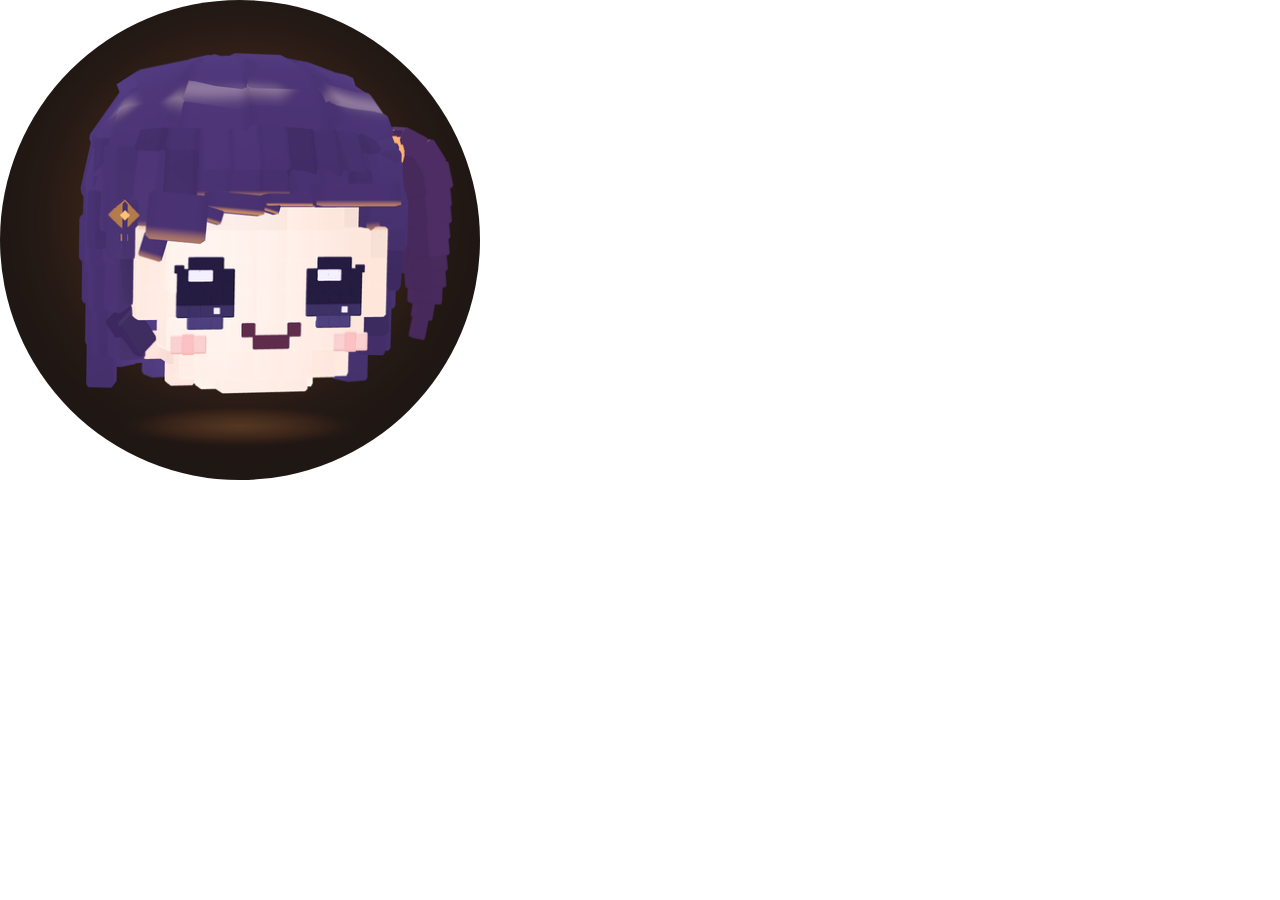
<file: docs/car/design/src/portrait-round.html>
<!doctype html><html><head><meta charset="utf-8"><title>Round portrait</title>
<style>html,body{margin:0;width:480px;height:480px;background:transparent;overflow:hidden}
div{width:480px;height:480px;border-radius:50%;background:#1f1714 url(avatar.png) center 50% / 104% no-repeat}</style></head>
<body><div></div></body></html>
</file>
<file: clients/web/styles.css>
:root {
  --bg: #f4f6fb;
  --surface: #ffffff;
  --text: #141a26;
  --muted: #5d6679;
  --border: #d9deea;
  --accent: #3f6df2;
  --accent-2: #8ec5ff;
  --user: #3f6df2;
  --user-text: #ffffff;
  --think: #b26cf0;
  --speak: #18a874;
  --ok: #18a874;
  --warn: #e0a100;
  --bad: #d64545;
  color-scheme: light;
}
@media (prefers-color-scheme: dark) {
  :root {
    --bg: #101522;
    --surface: #1a2132;
    --text: #e8ecf5;
    --muted: #97a1b6;
    --border: #2b3448;
    --accent: #5b84ff;
    --accent-2: #9ad0ff;
    --user: #3d63d8;
    --think: #c08af5;
    --speak: #2fc28b;
    color-scheme: dark;
  }
}

* { box-sizing: border-box; }
html, body { height: 100%; margin: 0; }
body {
  display: grid;
  grid-template-rows: auto 1fr auto;
  height: 100dvh;
  max-width: 720px;
  margin: 0 auto;
  background: var(--bg);
  color: var(--text);
  font: 16px/1.45 system-ui, -apple-system, "Segoe UI", Roboto, "Apple SD Gothic Neo", "Noto Sans KR", "Malgun Gothic", sans-serif;
  overflow: hidden;
  -webkit-tap-highlight-color: transparent;
  padding: env(safe-area-inset-top) env(safe-area-inset-right) env(safe-area-inset-bottom) env(safe-area-inset-left);
}
button { font: inherit; color: inherit; }

.bar {
  display: flex;
  flex-wrap: wrap;
  align-items: center;
  gap: 8px;
  padding: 10px 12px;
  border-bottom: 1px solid var(--border);
}
.conn { display: flex; align-items: center; gap: 6px; min-height: 44px; margin-right: auto; color: var(--muted); font-size: 14px; }
.dot { width: 10px; height: 10px; border-radius: 50%; background: var(--bad); flex: none; }
.conn[data-state="online"] .dot { background: var(--ok); }
.conn[data-state="connecting"] .dot { background: var(--warn); }

.seg { display: flex; border: 1px solid var(--border); border-radius: 12px; overflow: hidden; background: var(--surface); }
.seg button {
  min-height: 44px;
  padding: 0 12px;
  border: 0;
  background: none;
  font-size: 14px;
  color: var(--muted);
  cursor: pointer;
}
.seg button + button { border-left: 1px solid var(--border); }
.seg button[aria-pressed="true"] { background: var(--accent); color: #fff; }

.log {
  overflow-y: auto;
  overscroll-behavior: contain;
  padding: 16px 12px;
  display: flex;
  flex-direction: column;
  gap: 10px;
}
.empty { margin: auto; color: var(--muted); text-align: center; }
.msg {
  max-width: 85%;
  padding: 10px 14px;
  border-radius: 18px;
  white-space: pre-wrap;
  overflow-wrap: anywhere;
  word-break: keep-all;
}
.msg.user { align-self: flex-end; background: var(--user); color: var(--user-text); border-bottom-right-radius: 6px; }
.msg.assistant { align-self: flex-start; background: var(--surface); border: 1px solid var(--border); border-bottom-left-radius: 6px; }
.msg.assistant.cut::after { content: " …"; color: var(--muted); }
.msg.system { align-self: center; color: var(--bad); font-size: 14px; background: none; padding: 2px 8px; }
.tag {
  display: inline-block;
  margin-right: 8px;
  padding: 0 6px;
  border-radius: 6px;
  background: rgba(255, 255, 255, .22);
  font-size: 12px;
  font-weight: 600;
  letter-spacing: .04em;
  vertical-align: 1px;
}

.dock {
  display: flex;
  flex-direction: column;
  align-items: center;
  gap: 8px;
  padding: 14px 16px 18px;
  border-top: 1px solid var(--border);
}
.orb {
  --level: 0;
  --c: var(--muted);
  position: relative;
  width: min(44vw, 168px);
  aspect-ratio: 1;
  border: 0;
  border-radius: 50%;
  background: none;
  padding: 0;
  cursor: pointer;
  touch-action: none;
  user-select: none;
  -webkit-user-select: none;
  -webkit-touch-callout: none;
}
.orb .core, .orb .halo { position: absolute; inset: 0; border-radius: 50%; }
.orb .core {
  inset: 12%;
  background: radial-gradient(circle at 38% 32%, color-mix(in srgb, var(--c) 45%, #fff), var(--c));
  box-shadow: 0 8px 30px color-mix(in srgb, var(--c) 40%, transparent);
  transition: background .25s, transform .15s;
}
.orb .halo {
  background: color-mix(in srgb, var(--c) 28%, transparent);
  transform: scale(calc(.78 + var(--level) * .22));
  transition: transform .1s linear;
}
.orb .label {
  position: absolute;
  inset: 0;
  display: grid;
  place-items: center;
  color: #fff;
  font-weight: 600;
  font-size: 15px;
  text-shadow: 0 1px 3px rgba(0, 0, 0, .35);
}
.orb:active .core { transform: scale(.96); }
.orb[data-state="idle"] { --c: #7d879c; }
.orb[data-state="offline"] { --c: #7d879c; opacity: .6; }
.orb[data-state="listening"] { --c: var(--accent); }
.orb[data-state="thinking"] { --c: var(--think); }
.orb[data-state="thinking"] .halo { animation: pulse 1.1s ease-in-out infinite; }
.orb[data-state="speaking"] { --c: var(--speak); }
.orb[data-state="speaking"] .halo { animation: pulse .7s ease-in-out infinite; }
@keyframes pulse { 50% { transform: scale(1); opacity: .5; } }
@media (prefers-reduced-motion: reduce) { .orb .halo { animation: none !important; } }

.partial {
  min-height: 2.9em;
  margin: 0;
  max-width: 100%;
  color: var(--muted);
  text-align: center;
  overflow-wrap: anywhere;
  word-break: keep-all;
  display: -webkit-box;
  -webkit-line-clamp: 2;
  -webkit-box-orient: vertical;
  overflow: hidden;
}

@media (max-width: 380px) {
  .seg button { padding: 0 10px; }
}

.stats {
  padding: 6px 16px;
  font: 12px/1.4 ui-monospace, SFMono-Regular, Menlo, monospace;
  color: var(--muted);
  border-bottom: 1px solid var(--border);
  overflow-wrap: anywhere;
}

.conn[data-state="elsewhere"] .dot { background: var(--warn); }
.conn[data-state="elsewhere"] { cursor: pointer; }
</file>
<file: docs/car/design/src/base.css>
/* Laura car surfaces. Linear-style dark system (awesome-design-md/linear.app): near-black canvas, surface
   ladder, hairlines, one chromatic accent per meaning. Accents come from Laura herself: lavender = her hair
   (listening), apricot = her icon plate (speaking). */
:root {
  --canvas: #08090a;
  --surface-1: #0f1011;
  --surface-2: #141516;
  --surface-3: #1b1c1e;
  --hairline: #23252a;
  --hairline-strong: #34343a;
  --ink: #f7f8f8;
  --ink-muted: #d0d6e0;
  --ink-subtle: #8a8f98;
  --ink-tertiary: #62666d;
  --listen: #7c83e6;     /* Linear lavender, lifted for small dots on dark */
  --speak: #ffd9a8;      /* apricot plate */
  --think: #8a8f98;
  --end: #e5484d;
  --aa-bg: #000000;      /* Android Auto chrome */
  --aa-surface: #1f1f1f;
  --aa-surface-2: #2b2b2b;
  --aa-ink: #e8eaed;
  --aa-muted: #9aa0a6;
}
* { box-sizing: border-box; margin: 0; padding: 0; }
html, body { width: 100%; height: 100%; background: var(--canvas); color: var(--ink); }
body {
  font-family: "Inter", "Noto Sans KR", system-ui, sans-serif;
  font-feature-settings: "calt", "kern", "liga", "ss03", "cv11";
  -webkit-font-smoothing: antialiased;
  overflow: hidden;
}
.portrait {
  border-radius: 50%;
  background: #1f1714 url(avatar.png) center 50% / 100% no-repeat;
  box-shadow: 0 0 0 1px rgba(255, 255, 255, .06);
}
.dot { display: inline-block; width: .5em; height: .5em; border-radius: 50%; vertical-align: .12em; }
.dot.listen { background: var(--listen); box-shadow: 0 0 0 .28em rgba(124, 131, 230, .16); }
.dot.speak { background: var(--speak); box-shadow: 0 0 0 .28em rgba(255, 217, 168, .14); }
.dot.think { background: var(--think); }

/* Android Auto chrome approximation: left rail + content area. */
.aa { display: flex; width: 100%; height: 100%; background: var(--aa-bg); }
.rail {
  width: var(--rail, 112px); flex: none; display: flex; flex-direction: column; align-items: center;
  justify-content: space-between; padding: 24px 0; background: var(--aa-bg); color: var(--aa-ink);
}
.rail .clock { font-size: var(--clock, 26px); font-weight: 500; letter-spacing: -.3px; }
.rail .apps { display: flex; flex-direction: column; gap: var(--rail-gap, 22px); align-items: center; }
.rail .app { width: var(--app, 52px); height: var(--app, 52px); border-radius: 50%; background: var(--aa-surface-2); }
.rail .app.maps { background: conic-gradient(#34a853 0 25%, #fbbc04 0 50%, #ea4335 0 75%, #4285f4 0); }
.rail .app.laura { background: #fff1e2 url(avatar.png) center 46% / 125% no-repeat; }
.rail .app.active { outline: 3px solid var(--aa-ink); outline-offset: 4px; }
.rail .grid { width: 34px; height: 34px; display: grid; grid-template-columns: repeat(3, 1fr); gap: 5px; }
.rail .grid i { background: var(--aa-muted); border-radius: 50%; }
.content { flex: 1; padding: var(--pad, 16px) var(--pad, 16px) var(--pad, 16px) 0; display: flex; gap: var(--pad, 16px); }
.card { background: var(--aa-surface); border-radius: var(--card-r, 28px); overflow: hidden; position: relative; }
.map {
  background:
    radial-gradient(circle at 30% 70%, #2a3b2f 0 6%, transparent 6.5%),
    linear-gradient(115deg, transparent 0 46%, #3c4043 46% 49%, transparent 49%),
    linear-gradient(25deg, transparent 0 60%, #3c4043 60% 62%, transparent 62%),
    linear-gradient(160deg, transparent 0 30%, #4a6fa5 30% 33%, transparent 33%),
    #202124;
}
.map .turn {
  position: absolute; left: 20px; top: 20px; right: 20px; background: #0d652d; color: #fff; border-radius: 18px;
  padding: 16px 20px; font-size: var(--turn, 30px); font-weight: 600; letter-spacing: -.4px; display: flex; gap: 14px;
  align-items: center;
}
.map .turn small { display: block; font-size: .55em; font-weight: 400; opacity: .85; letter-spacing: 0; }
.map .turn .arrow { font-size: 1.3em; }
.map .me { position: absolute; left: 47%; top: 62%; width: 26px; height: 26px; background: #4285f4; border: 4px solid #fff; border-radius: 50%; }
</file>
